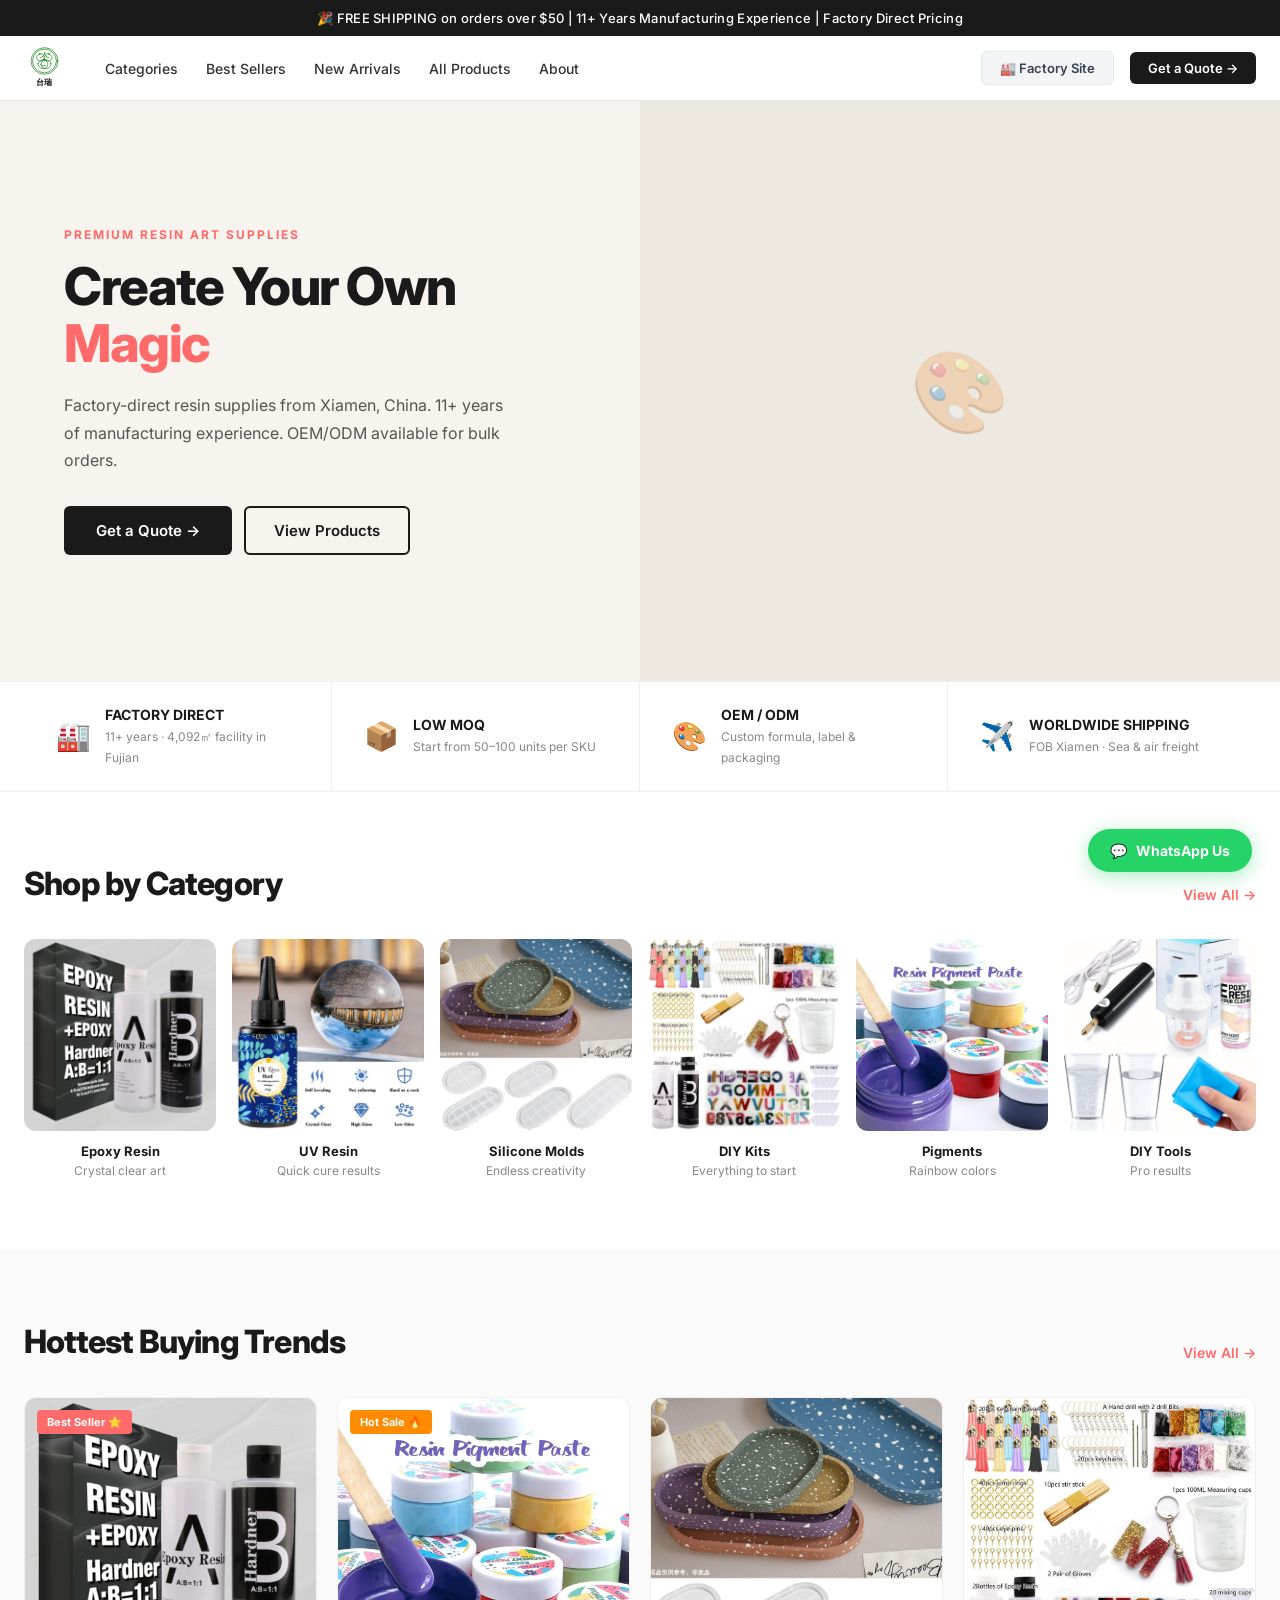
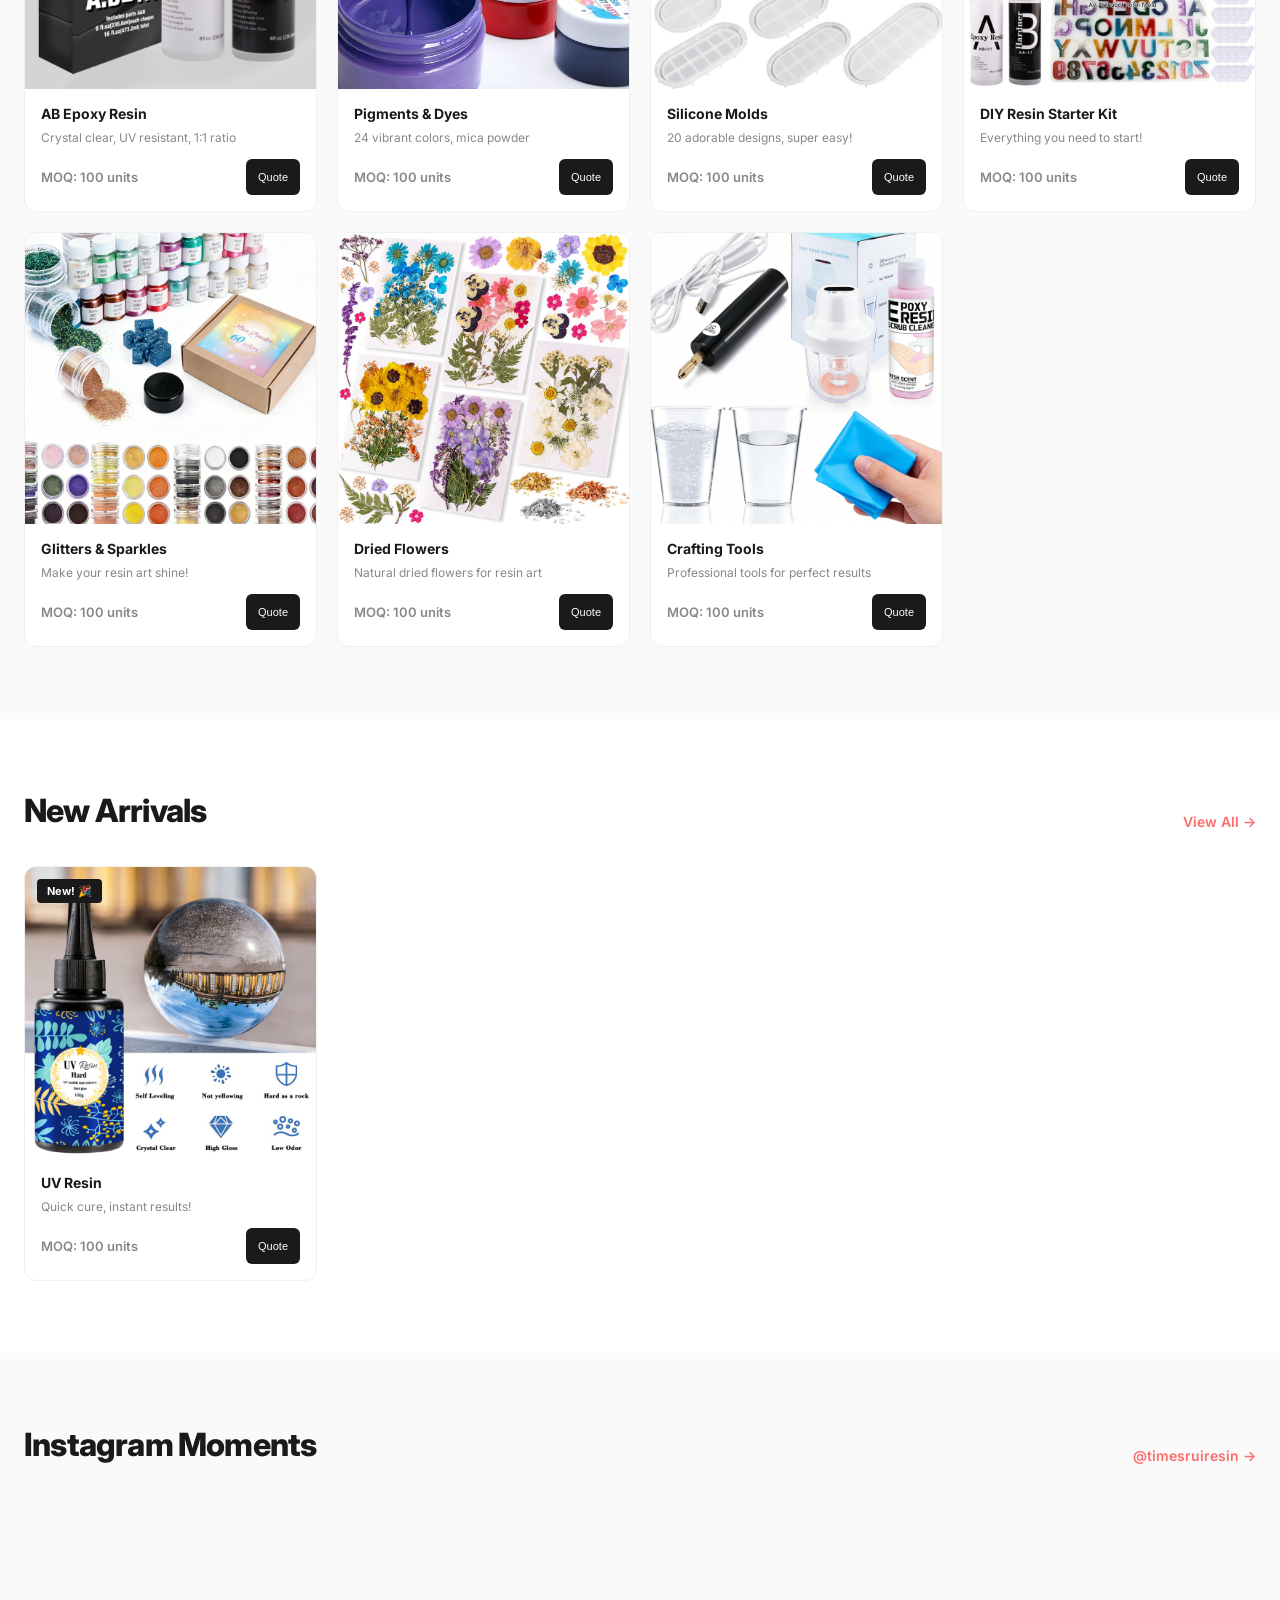
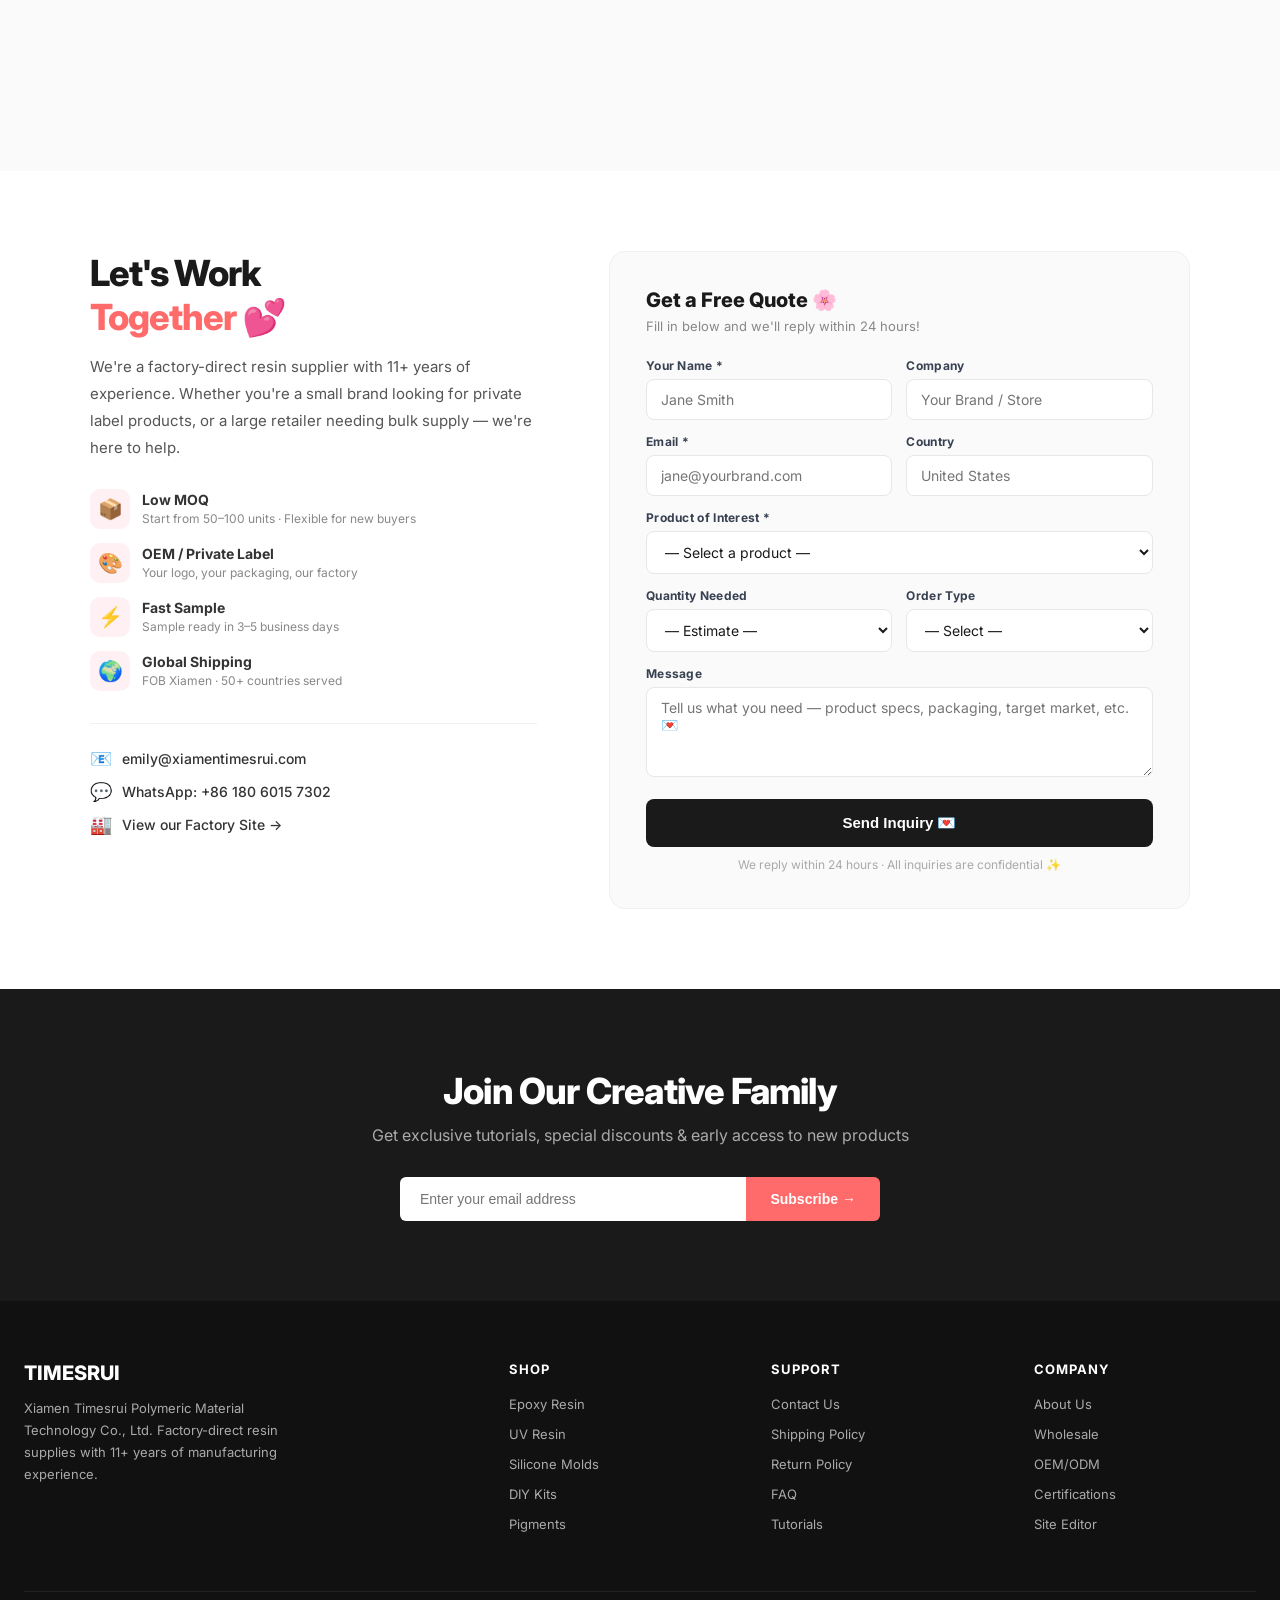
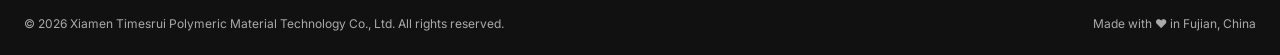
<file: index.html>
<!DOCTYPE html>
<html lang="en">
<head>
  <meta charset="UTF-8" />
  <meta name="viewport" content="width=device-width, initial-scale=1.0" />
  <title>Timesrui Resin - Premium Resin Art Supplies & Epoxy Kits</title>
  <link rel="preconnect" href="https://fonts.googleapis.com">
  <link rel="preconnect" href="https://fonts.gstatic.com" crossorigin>
  <link href="https://fonts.googleapis.com/css2?family=Inter:wght@300;400;500;600;700;800&display=swap" rel="stylesheet">
  <style>
    *{margin:0;padding:0;box-sizing:border-box}
    body{font-family:'Inter',sans-serif;color:#1a1a1a;background:#fff;overflow-x:hidden}

    /* 顶部公告 */
    .announcement-bar{background:#1a1a1a;color:#fff;text-align:center;padding:10px 20px;font-size:13px;font-weight:500;letter-spacing:.3px}
    .announcement-bar a{color:#fff;text-decoration:underline}

    /* 导航 */
    .navbar{background:#fff;border-bottom:1px solid #e8e8e8;position:sticky;top:0;z-index:1000}
    .nav-inner{max-width:1280px;margin:0 auto;padding:0 24px;display:flex;align-items:center;height:64px;gap:40px}
    .nav-logo img{height:48px;width:auto;display:block}
    .nav-logo .text-logo{font-size:22px;font-weight:800;letter-spacing:-0.5px;color:#1a1a1a}
    .nav-links{display:flex;list-style:none;gap:28px;flex:1}
    .nav-links a{text-decoration:none;color:#333;font-size:14px;font-weight:500;transition:color .2s}
    .nav-links a:hover{color:#ff6b6b}
    .nav-actions{display:flex;align-items:center;gap:16px;margin-left:auto}
    .nav-actions .icon-btn{background:none;border:none;cursor:pointer;font-size:20px;color:#1a1a1a;position:relative;transition:color .2s}
    .nav-actions .icon-btn:hover{color:#ff6b6b}
    .cart-badge{position:absolute;top:-6px;right:-6px;background:#ff6b6b;color:#fff;font-size:10px;font-weight:700;width:18px;height:18px;border-radius:50%;display:flex;align-items:center;justify-content:center}
    .nav-editor-btn{background:#1a1a1a;color:#fff;border:none;padding:8px 18px;border-radius:6px;font-size:13px;font-weight:600;cursor:pointer;text-decoration:none;transition:background .2s}
    .nav-editor-btn:hover{background:#ff6b6b}

    /* Hero */
    .hero{background:#f7f3ee;min-height:580px;display:grid;grid-template-columns:1fr 1fr;align-items:center;overflow:hidden}
    .hero-text{padding:60px 64px;max-width:600px}
    .hero-eyebrow{font-size:12px;font-weight:700;letter-spacing:2px;text-transform:uppercase;color:#ff6b6b;margin-bottom:16px}
    .hero-title{font-size:52px;font-weight:800;line-height:1.1;letter-spacing:-1.5px;color:#1a1a1a;margin-bottom:20px}
    .hero-title span{color:#ff6b6b}
    .hero-desc{font-size:16px;color:#555;line-height:1.7;margin-bottom:32px;max-width:440px}
    .hero-actions{display:flex;gap:12px;flex-wrap:wrap}
    .btn-primary{background:#1a1a1a;color:#fff;border:none;padding:14px 32px;border-radius:6px;font-size:15px;font-weight:600;cursor:pointer;transition:all .2s;text-decoration:none;display:inline-flex;align-items:center;gap:8px}
    .btn-primary:hover{background:#ff6b6b;transform:translateY(-1px)}
    .btn-outline{background:transparent;color:#1a1a1a;border:2px solid #1a1a1a;padding:13px 28px;border-radius:6px;font-size:15px;font-weight:600;cursor:pointer;transition:all .2s;text-decoration:none;display:inline-flex;align-items:center}
    .btn-outline:hover{border-color:#ff6b6b;color:#ff6b6b}
    .hero-image{height:580px;overflow:hidden;background:#ede8e0;display:flex;align-items:center;justify-content:center}
    .hero-image img{width:100%;height:100%;object-fit:cover}
    .hero-image .hero-placeholder{font-size:80px;opacity:.3}

    /* 信任徽章 */
    .trust-bar{border-top:1px solid #eee;border-bottom:1px solid #eee;background:#fff}
    .trust-inner{max-width:1280px;margin:0 auto;padding:0 24px;display:grid;grid-template-columns:repeat(4,1fr);divide-x:1px solid #eee}
    .trust-item{display:flex;align-items:center;gap:14px;padding:24px 32px;border-right:1px solid #eee}
    .trust-item:last-child{border-right:0}
    .trust-icon{font-size:28px;flex-shrink:0}
    .trust-text strong{display:block;font-size:14px;font-weight:700;color:#1a1a1a;margin-bottom:2px}
    .trust-text span{font-size:12px;color:#888;line-height:1.4}

    /* 分类区 */
    .section{padding:72px 24px}
    .section-inner{max-width:1280px;margin:0 auto}
    .section-header{display:flex;align-items:flex-end;justify-content:space-between;margin-bottom:36px}
    .section-title{font-size:32px;font-weight:800;letter-spacing:-0.8px;color:#1a1a1a}
    .section-link{font-size:14px;color:#ff6b6b;font-weight:600;text-decoration:none;display:flex;align-items:center;gap:4px}
    .section-link:hover{text-decoration:underline}
    .cat-grid{display:grid;grid-template-columns:repeat(6,1fr);gap:16px}
    .cat-card{text-align:center;cursor:pointer;text-decoration:none;color:inherit;transition:transform .2s}
    .cat-card:hover{transform:translateY(-4px)}
    .cat-img{width:100%;aspect-ratio:1;border-radius:12px;overflow:hidden;margin-bottom:12px;background:#f5f5f5;display:flex;align-items:center;justify-content:center;position:relative}
    .cat-img img{width:100%;height:100%;object-fit:cover;transition:transform .4s}
    .cat-card:hover .cat-img img{transform:scale(1.07)}
    .cat-img .cat-emoji{font-size:40px}
    .cat-card h3{font-size:13px;font-weight:700;color:#1a1a1a;margin-bottom:4px}
    .cat-card p{font-size:12px;color:#888}

    /* 产品区 */
    .products-section{background:#fafafa;padding:72px 24px}
    .product-grid{display:grid;grid-template-columns:repeat(4,1fr);gap:20px}
    .product-card{background:#fff;border-radius:12px;overflow:hidden;border:1px solid #f0f0f0;transition:all .25s;cursor:pointer;position:relative}
    .product-card:hover{box-shadow:0 12px 40px rgba(0,0,0,.1);transform:translateY(-4px)}
    .product-img{width:100%;aspect-ratio:1;overflow:hidden;background:#f8f8f8;position:relative}
    .product-img img{width:100%;height:100%;object-fit:cover;transition:transform .4s}
    .product-card:hover .product-img img{transform:scale(1.05)}
    .product-badge{position:absolute;top:12px;left:12px;padding:5px 10px;border-radius:4px;font-size:11px;font-weight:700;z-index:1}
    .product-badge.bestseller{background:#ff6b6b;color:#fff}
    .product-badge.new{background:#1a1a1a;color:#fff}
    .product-badge.sale{background:#ff6b6b;color:#fff}
    .product-badge.hot{background:#ff8c00;color:#fff}
    .product-info{padding:16px}
    .product-name{font-size:14px;font-weight:700;color:#1a1a1a;margin-bottom:6px;line-height:1.3}
    .product-desc{font-size:12px;color:#888;margin-bottom:12px;line-height:1.5}
    .product-bottom{display:flex;align-items:center;justify-content:space-between}
    .product-price{display:flex;align-items:baseline;gap:8px}
    .price-now{font-size:18px;font-weight:800;color:#1a1a1a}
    .price-was{font-size:13px;color:#bbb;text-decoration:line-through}
    .add-cart-btn{background:#1a1a1a;color:#fff;border:none;width:36px;height:36px;border-radius:6px;cursor:pointer;font-size:18px;display:flex;align-items:center;justify-content:center;transition:background .2s;flex-shrink:0}
    .add-cart-btn:hover{background:#ff6b6b}

    /* 新品区 */
    .new-arrivals{padding:72px 24px}

    /* 社区图片 */
    .community{padding:72px 24px;background:#fafafa}
    .ig-grid{display:grid;grid-template-columns:repeat(6,1fr);gap:8px;margin-top:36px}
    .ig-card{aspect-ratio:1;border-radius:10px;overflow:hidden;cursor:pointer;position:relative;background:#f0f0f0}
    .ig-card img{width:100%;height:100%;object-fit:cover;transition:transform .3s}
    .ig-card:hover img{transform:scale(1.05)}
    .ig-overlay{position:absolute;inset:0;background:rgba(0,0,0,.35);display:flex;align-items:center;justify-content:center;opacity:0;transition:opacity .2s}
    .ig-card:hover .ig-overlay{opacity:1}
    .ig-overlay span{color:#fff;font-size:13px;font-weight:700}
    .ig-card .ig-bg{width:100%;height:100%;display:flex;align-items:center;justify-content:center;color:rgba(255,255,255,.6);font-size:13px;font-weight:700}

    /* B2B询盘区 */
    .inquiry{padding:80px 24px;background:#fff}
    .inquiry-inner{max-width:1100px;margin:0 auto;display:grid;grid-template-columns:1fr 1.3fr;gap:72px;align-items:start}
    .inquiry-left h2{font-size:36px;font-weight:800;letter-spacing:-1px;margin-bottom:14px}
    .inquiry-left h2 span{color:#ff6b6b}
    .inquiry-left p{font-size:15px;color:#555;line-height:1.8;margin-bottom:28px}
    .inquiry-badges{display:flex;flex-direction:column;gap:14px;margin-bottom:32px}
    .inquiry-badge{display:flex;align-items:center;gap:12px;font-size:14px;color:#333}
    .inquiry-badge .ib-icon{width:40px;height:40px;background:#fff0f3;border-radius:10px;display:flex;align-items:center;justify-content:center;font-size:20px;flex-shrink:0}
    .inquiry-badge strong{display:block;font-weight:700;margin-bottom:1px}
    .inquiry-badge span{font-size:12px;color:#888}
    .contact-direct{border-top:1px solid #f0f0f0;padding-top:24px;display:flex;flex-direction:column;gap:12px}
    .contact-direct a{display:flex;align-items:center;gap:10px;font-size:14px;color:#333;text-decoration:none;font-weight:500;transition:color .2s}
    .contact-direct a:hover{color:#ff6b6b}
    .contact-direct .ci{font-size:18px}
    .inquiry-form{background:#fafafa;border-radius:16px;padding:36px;border:1px solid #f0f0f0}
    .inquiry-form h3{font-size:20px;font-weight:800;margin-bottom:6px}
    .inquiry-form .form-sub{font-size:13px;color:#888;margin-bottom:24px}
    .form-row{display:grid;grid-template-columns:1fr 1fr;gap:14px}
    .form-group{margin-bottom:14px}
    .form-group label{display:block;font-size:12px;font-weight:700;color:#374151;margin-bottom:6px;letter-spacing:.3px}
    .form-group input,.form-group select,.form-group textarea{width:100%;padding:11px 14px;border:1.5px solid #e5e7eb;border-radius:8px;font-size:14px;background:#fff;outline:none;transition:border .2s;font-family:'Inter',sans-serif;color:#1a1a1a}
    .form-group input:focus,.form-group select:focus,.form-group textarea:focus{border-color:#ff6b6b}
    .form-group textarea{min-height:90px;resize:vertical}
    .form-submit{width:100%;background:#1a1a1a;color:#fff;border:none;padding:15px;border-radius:8px;font-size:15px;font-weight:700;cursor:pointer;transition:background .2s;margin-top:4px}
    .form-submit:hover{background:#ff6b6b}
    .form-note{font-size:12px;color:#aaa;text-align:center;margin-top:10px}

    /* 订阅 */
    .newsletter{padding:80px 24px;background:#1a1a1a;text-align:center}
    .newsletter h2{font-size:36px;font-weight:800;color:#fff;margin-bottom:12px;letter-spacing:-0.8px}
    .newsletter p{font-size:16px;color:#aaa;margin-bottom:32px}
    .newsletter-form{display:flex;max-width:480px;margin:0 auto;gap:0}
    .newsletter-form input{flex:1;padding:14px 20px;border:none;font-size:14px;border-radius:6px 0 0 6px;outline:none}
    .newsletter-form button{background:#ff6b6b;color:#fff;border:none;padding:14px 24px;font-size:14px;font-weight:700;cursor:pointer;border-radius:0 6px 6px 0;white-space:nowrap;transition:background .2s}
    .newsletter-form button:hover{background:#e55555}
    @media(max-width:1024px){.inquiry-inner{grid-template-columns:1fr;gap:40px}}
    @media(max-width:640px){.form-row{grid-template-columns:1fr}}

    /* Footer */
    .footer{background:#111;color:#aaa;padding:60px 24px 24px}
    .footer-inner{max-width:1280px;margin:0 auto}
    .footer-grid{display:grid;grid-template-columns:2fr 1fr 1fr 1fr;gap:40px;margin-bottom:48px}
    .footer-brand .logo{font-size:20px;font-weight:800;color:#fff;margin-bottom:12px}
    .footer-brand p{font-size:13px;line-height:1.7;max-width:280px}
    .footer-col h4{font-size:13px;font-weight:700;color:#fff;margin-bottom:16px;text-transform:uppercase;letter-spacing:1px}
    .footer-col ul{list-style:none}
    .footer-col ul li{margin-bottom:10px}
    .footer-col ul li a{color:#aaa;text-decoration:none;font-size:13px;transition:color .2s}
    .footer-col ul li a:hover{color:#fff}
    .footer-bottom{border-top:1px solid #222;padding-top:24px;display:flex;justify-content:space-between;align-items:center;font-size:12px}
    .footer-bottom a{color:#aaa;text-decoration:none}

    /* WhatsApp悬浮 */
    .wa-float{position:fixed;bottom:28px;right:28px;z-index:9999}
    .wa-float a{display:flex;align-items:center;gap:10px;background:#25d366;color:#fff;padding:13px 22px;border-radius:50px;font-size:14px;font-weight:700;text-decoration:none;box-shadow:0 4px 20px rgba(37,211,102,.4);transition:all .2s}
    .wa-float a:hover{transform:translateY(-2px);box-shadow:0 8px 28px rgba(37,211,102,.5)}

    /* 通知 */
    .toast-notify{position:fixed;bottom:24px;right:24px;background:#1a1a1a;color:#fff;padding:14px 20px;border-radius:8px;font-size:14px;font-weight:600;z-index:9999;box-shadow:0 8px 24px rgba(0,0,0,.2);transform:translateY(100px);opacity:0;transition:all .3s}
    .toast-notify.show{transform:translateY(0);opacity:1}

    /* 响应式 */
    @media(max-width:1024px){
      .cat-grid{grid-template-columns:repeat(3,1fr)}
      .product-grid{grid-template-columns:repeat(2,1fr)}
      .hero{grid-template-columns:1fr}
      .hero-image{display:none}
      .hero-text{padding:48px 24px}
      .hero-title{font-size:38px}
      .ig-grid{grid-template-columns:repeat(3,1fr)}
      .footer-grid{grid-template-columns:1fr 1fr}
    }
    @media(max-width:640px){
      .trust-inner{grid-template-columns:1fr 1fr}
      .cat-grid{grid-template-columns:repeat(2,1fr)}
      .nav-links{display:none}
      .footer-grid{grid-template-columns:1fr}
      .ig-grid{grid-template-columns:repeat(3,1fr)}
    }
  </style>
</head>
<body>

<!-- 公告栏 -->
<div class="announcement-bar">
  🎉 FREE SHIPPING on orders over $50 | 11+ Years Manufacturing Experience | Factory Direct Pricing
</div>

<!-- 导航 -->
<nav class="navbar">
  <div class="nav-inner">
    <div class="nav-logo">
      <img src="logo.svg" alt="Timesrui Logo" class="logo-img" onerror="this.style.display='none';this.nextElementSibling.style.display='block'">
      <span class="text-logo" style="display:none">TIMESRUI</span>
    </div>
    <ul class="nav-links">
      <li><a href="#categories">Categories</a></li>
      <li><a href="#products">Best Sellers</a></li>
      <li><a href="#new-arrivals">New Arrivals</a></li>
      <li><a href="catalog.html">All Products</a></li>
      <li><a href="#about">About</a></li>
    </ul>
    <div class="nav-actions">
      <a href="factory.html" class="nav-editor-btn" style="background:#f3f4f6;color:#374151;border:1px solid #e5e7eb">🏭 Factory Site</a>
      <a href="#inquiry" class="nav-editor-btn">Get a Quote →</a>
    </div>
  </div>
</nav>

<!-- Hero -->
<section class="hero" id="home">
  <div class="hero-text">
    <div class="hero-eyebrow">Premium Resin Art Supplies</div>
    <h1 class="hero-title">Create Your Own<br><span>Magic</span></h1>
    <p class="hero-desc">Factory-direct resin supplies from Xiamen, China. 11+ years of manufacturing experience. OEM/ODM available for bulk orders.</p>
    <div class="hero-actions">
      <a href="#inquiry" class="btn-primary">Get a Quote →</a>
      <a href="#products" class="btn-outline">View Products</a>
    </div>
  </div>
  <div class="hero-image">
    <span class="hero-placeholder">🎨</span>
  </div>
</section>

<!-- 信任徽章 -->
<div class="trust-bar">
  <div class="trust-inner">
    <div class="trust-item">
      <div class="trust-icon">🏭</div>
      <div class="trust-text"><strong>FACTORY DIRECT</strong><span>11+ years · 4,092㎡ facility in Fujian</span></div>
    </div>
    <div class="trust-item">
      <div class="trust-icon">📦</div>
      <div class="trust-text"><strong>LOW MOQ</strong><span>Start from 50–100 units per SKU</span></div>
    </div>
    <div class="trust-item">
      <div class="trust-icon">🎨</div>
      <div class="trust-text"><strong>OEM / ODM</strong><span>Custom formula, label & packaging</span></div>
    </div>
    <div class="trust-item">
      <div class="trust-icon">✈️</div>
      <div class="trust-text"><strong>WORLDWIDE SHIPPING</strong><span>FOB Xiamen · Sea & air freight</span></div>
    </div>
  </div>
</div>

<!-- 分类区 -->
<section class="section" id="categories">
  <div class="section-inner">
    <div class="section-header">
      <h2 class="section-title">Shop by Category</h2>
      <a href="catalog.html" class="section-link">View All →</a>
    </div>
    <div class="cat-grid" id="catGrid">
      <a href="catalog.html#epoxy-resin" class="cat-card">
        <div class="cat-img"><img src="images/AB Epoxy Resin.png" alt="Epoxy Resin"></div>
        <h3>Epoxy Resin</h3><p>Crystal clear art</p>
      </a>
      <a href="catalog.html#uv-resin" class="cat-card">
        <div class="cat-img"><img src="images/UV Resin.jpg" alt="UV Resin"></div>
        <h3>UV Resin</h3><p>Quick cure results</p>
      </a>
      <a href="catalog.html#silicone-molds" class="cat-card">
        <div class="cat-img"><img src="images/Silicone Molds.png" alt="Silicone Molds"></div>
        <h3>Silicone Molds</h3><p>Endless creativity</p>
      </a>
      <a href="catalog.html#diy-kits" class="cat-card">
        <div class="cat-img"><img src="images/DIY Resin Kits.png" alt="DIY Kits"></div>
        <h3>DIY Kits</h3><p>Everything to start</p>
      </a>
      <a href="catalog.html#pigments" class="cat-card">
        <div class="cat-img"><img src="images/Pigments & Dyes.webp" alt="Pigments"></div>
        <h3>Pigments</h3><p>Rainbow colors</p>
      </a>
      <a href="catalog.html#diy-tools" class="cat-card">
        <div class="cat-img"><img src="images/Crafting Tools.png" alt="DIY Tools"></div>
        <h3>DIY Tools</h3><p>Pro results</p>
      </a>
    </div>
  </div>
</section>

<!-- 热销产品 -->
<section class="products-section" id="products">
  <div class="section-inner">
    <div class="section-header">
      <h2 class="section-title">Hottest Buying Trends</h2>
      <a href="catalog.html" class="section-link">View All →</a>
    </div>
    <div class="product-grid" id="productGrid">
      <!-- 由 script.js 填充 -->
    </div>
  </div>
</section>

<!-- 新品区 -->
<section class="new-arrivals section" id="new-arrivals">
  <div class="section-inner">
    <div class="section-header">
      <h2 class="section-title">New Arrivals</h2>
      <a href="catalog.html" class="section-link">View All →</a>
    </div>
    <div class="product-grid" id="newGrid">
      <!-- 由 script.js 填充 -->
    </div>
  </div>
</section>

<!-- 社区图片 -->
<section class="community" id="community">
  <div class="section-inner">
    <div class="section-header">
      <h2 class="section-title">Instagram Moments</h2>
      <a href="#" class="section-link">@timesruiresin →</a>
    </div>
    <div class="ig-grid" id="igGrid"></div>
  </div>
</section>

<!-- B2B 询盘表单 -->
<section class="inquiry" id="inquiry">
  <div class="inquiry-inner">
    <div class="inquiry-left">
      <h2>Let's Work<br><span>Together 💕</span></h2>
      <p>We're a factory-direct resin supplier with 11+ years of experience. Whether you're a small brand looking for private label products, or a large retailer needing bulk supply — we're here to help.</p>
      <div class="inquiry-badges">
        <div class="inquiry-badge">
          <div class="ib-icon">📦</div>
          <div><strong>Low MOQ</strong><span>Start from 50–100 units · Flexible for new buyers</span></div>
        </div>
        <div class="inquiry-badge">
          <div class="ib-icon">🎨</div>
          <div><strong>OEM / Private Label</strong><span>Your logo, your packaging, our factory</span></div>
        </div>
        <div class="inquiry-badge">
          <div class="ib-icon">⚡</div>
          <div><strong>Fast Sample</strong><span>Sample ready in 3–5 business days</span></div>
        </div>
        <div class="inquiry-badge">
          <div class="ib-icon">🌍</div>
          <div><strong>Global Shipping</strong><span>FOB Xiamen · 50+ countries served</span></div>
        </div>
      </div>
      <div class="contact-direct">
        <a href="mailto:emily@xiamentimesrui.com"><span class="ci">📧</span> emily@xiamentimesrui.com</a>
        <a href="https://wa.me/8618060157302" target="_blank"><span class="ci">💬</span> WhatsApp: +86 180 6015 7302</a>
        <a href="factory.html"><span class="ci">🏭</span> View our Factory Site →</a>
      </div>
    </div>
    <div class="inquiry-form">
      <h3>Get a Free Quote 🌸</h3>
      <p class="form-sub">Fill in below and we'll reply within 24 hours!</p>
      <form id="quoteForm" action="https://formspree.io/f/emily@xiamentimesrui.com" method="POST">
        <div class="form-row">
          <div class="form-group">
            <label>Your Name *</label>
            <input type="text" name="name" required placeholder="Jane Smith">
          </div>
          <div class="form-group">
            <label>Company</label>
            <input type="text" name="company" placeholder="Your Brand / Store">
          </div>
        </div>
        <div class="form-row">
          <div class="form-group">
            <label>Email *</label>
            <input type="email" name="email" required placeholder="jane@yourbrand.com">
          </div>
          <div class="form-group">
            <label>Country</label>
            <input type="text" name="country" placeholder="United States">
          </div>
        </div>
        <div class="form-group">
          <label>Product of Interest *</label>
          <select name="product" required id="inquiryProduct">
            <option value="">— Select a product —</option>
            <option>AB Epoxy Resin</option>
            <option>UV Resin</option>
            <option>Silicone Molds</option>
            <option>DIY Resin Kits</option>
            <option>Pigments & Dyes</option>
            <option>Crafting Tools</option>
            <option>Glitters & Sparkles</option>
            <option>Dried Flowers</option>
            <option>OEM / Custom Product</option>
            <option>Multiple Products</option>
          </select>
        </div>
        <div class="form-row">
          <div class="form-group">
            <label>Quantity Needed</label>
            <select name="quantity">
              <option value="">— Estimate —</option>
              <option>100–500 units</option>
              <option>500–2,000 units</option>
              <option>2,000–10,000 units</option>
              <option>10,000+ units</option>
              <option>Not sure yet</option>
            </select>
          </div>
          <div class="form-group">
            <label>Order Type</label>
            <select name="order_type">
              <option value="">— Select —</option>
              <option>Wholesale / Bulk</option>
              <option>OEM / Private Label</option>
              <option>Sample Order First</option>
              <option>Custom Design (ODM)</option>
            </select>
          </div>
        </div>
        <div class="form-group">
          <label>Message</label>
          <textarea name="message" placeholder="Tell us what you need — product specs, packaging, target market, etc. 💌"></textarea>
        </div>
        <button type="submit" class="form-submit">Send Inquiry 💌</button>
        <p class="form-note">We reply within 24 hours · All inquiries are confidential ✨</p>
      </form>
    </div>
  </div>
</section>

<!-- 订阅 -->
<section class="newsletter">
  <h2>Join Our Creative Family</h2>
  <p>Get exclusive tutorials, special discounts & early access to new products</p>
  <form class="newsletter-form" onsubmit="handleSubscribe(event)">
    <input type="email" placeholder="Enter your email address" required>
    <button type="submit">Subscribe →</button>
  </form>
</section>

<!-- Footer -->
<footer class="footer" id="about">
  <div class="footer-inner">
    <div class="footer-grid">
      <div class="footer-brand">
        <div class="logo">TIMESRUI</div>
        <p>Xiamen Timesrui Polymeric Material Technology Co., Ltd. Factory-direct resin supplies with 11+ years of manufacturing experience.</p>
      </div>
      <div class="footer-col">
        <h4>Shop</h4>
        <ul>
          <li><a href="catalog.html#epoxy-resin">Epoxy Resin</a></li>
          <li><a href="catalog.html#uv-resin">UV Resin</a></li>
          <li><a href="catalog.html#silicone-molds">Silicone Molds</a></li>
          <li><a href="catalog.html#diy-kits">DIY Kits</a></li>
          <li><a href="catalog.html#pigments">Pigments</a></li>
        </ul>
      </div>
      <div class="footer-col">
        <h4>Support</h4>
        <ul>
          <li><a href="mailto:emily@xiamentimesrui.com">Contact Us</a></li>
          <li><a href="#">Shipping Policy</a></li>
          <li><a href="#">Return Policy</a></li>
          <li><a href="#">FAQ</a></li>
          <li><a href="#">Tutorials</a></li>
        </ul>
      </div>
      <div class="footer-col">
        <h4>Company</h4>
        <ul>
          <li><a href="#">About Us</a></li>
          <li><a href="#">Wholesale</a></li>
          <li><a href="#">OEM/ODM</a></li>
          <li><a href="#">Certifications</a></li>
          <li><a href="editor.html">Site Editor</a></li>
        </ul>
      </div>
    </div>
    <div class="footer-bottom">
      <span id="footerCopy">&copy; 2026 Xiamen Timesrui Polymeric Material Technology Co., Ltd. All rights reserved.</span>
      <span>Made with ❤️ in Fujian, China</span>
    </div>
  </div>
</footer>

<div class="wa-float">
  <a href="https://wa.me/8618060157302" target="_blank">💬 &nbsp; WhatsApp Us</a>
</div>

<div class="toast-notify" id="toast"></div>

<script>
  const STORAGE_KEY = 'timesrui.visualEditor.products.v3';

  function getState(){
    try{ return JSON.parse(localStorage.getItem(STORAGE_KEY)||'{}'); }catch{ return {}; }
  }

  function esc(s){ return String(s||'').replace(/[&<>"]/g,m=>({'&':'&amp;','<':'&lt;','>':'&gt;','"':'&quot;'}[m])); }

  function toast(msg){
    const t=document.getElementById('toast');
    t.textContent=msg; t.classList.add('show');
    clearTimeout(t._t); t._t=setTimeout(()=>t.classList.remove('show'),2500);
  }

  function applyState(){
    const s=getState();
    if(s.siteTitle) document.title=s.siteTitle;
    if(s.announcement) document.querySelector('.announcement-bar').textContent=s.announcement;
    if(s.logoUrl){ const l=document.querySelector('.logo-img'); if(l) l.src=s.logoUrl; }
    if(s.heroTitle){ const h=document.querySelector('.hero-title'); if(h) h.innerHTML=s.heroTitle.replace(/\n/g,'<br>'); }
    if(s.heroSubtitle){ const h=document.querySelector('.hero-desc'); if(h) h.textContent=s.heroSubtitle; }
    if(s.heroBtn){ const h=document.querySelector('.hero-actions .btn-primary'); if(h) h.textContent=s.heroBtn+' →'; }
    if(s.heroBg){ const hero=document.querySelector('.hero'); if(hero) hero.style.background=`linear-gradient(135deg,${s.heroBg} 0%,#f0ebe3 100%)`; }
    if(s.primaryColor){
      const style=document.createElement('style');
      style.textContent=`.btn-primary:hover,.add-cart-btn:hover,.newsletter-form button,.section-link,.nav-editor-btn:hover{background:${s.primaryColor} !important;color:#fff !important;}.product-card:hover{box-shadow:0 12px 40px ${s.primaryColor}33 !important;}`;
      document.head.appendChild(style);
    }
    if(s.footerCompany){ const fc=document.getElementById('footerCopy'); if(fc) fc.innerHTML=`&copy; 2026 ${esc(s.footerCompany)}. All rights reserved.`; }
    if(Array.isArray(s.categories)) renderCategories(s.categories);
    if(Array.isArray(s.products)) renderProducts(s.products);
    if(Array.isArray(s.instagram)) renderInstagram(s.instagram);
  }

  function renderCategories(cats){
    const grid=document.getElementById('catGrid'); if(!grid) return;
    grid.innerHTML='';
    cats.forEach(c=>{
      const a=document.createElement('a');
      a.href=c.link||'catalog.html';
      a.className='cat-card';
      const bg=c.bg||'#f5f5f5';
      const media=c.image?`<img src="${esc(c.image)}" alt="${esc(c.title)}">`:`<span class="cat-emoji">${esc(c.emoji||'✨')}</span>`;
      a.innerHTML=`<div class="cat-img" style="background:${bg}">${media}</div><h3>${esc(c.title)}</h3><p>${esc(c.desc)}</p>`;
      grid.appendChild(a);
    });
  }

  function makeBadgeClass(badge){
    if(!badge) return '';
    if(badge.includes('Best')) return 'bestseller';
    if(badge.includes('New')) return 'new';
    if(badge.includes('Hot')) return 'hot';
    if(badge.includes('Sale')) return 'sale';
    return 'bestseller';
  }

  function renderProducts(products){
    const grid=document.getElementById('productGrid');
    const newGrid=document.getElementById('newGrid');
    if(!grid||!newGrid) return;
    grid.innerHTML=''; newGrid.innerHTML='';
    const bestSellers=products.filter(p=>p.badge&&(p.badge.includes('Best')||p.badge.includes('Hot')||p.badge.includes('Sale')));
    const newArrivals=products.filter(p=>p.badge&&p.badge.includes('New'));
    const rest=products.filter(p=>!p.badge||(p.badge&&!p.badge.includes('Best')&&!p.badge.includes('Hot')&&!p.badge.includes('Sale')&&!p.badge.includes('New')));
    const mainList=bestSellers.length>0?[...bestSellers,...rest]:products;
    const newList=newArrivals.length>0?newArrivals:products.slice(0,4);
    mainList.slice(0,8).forEach(p=>grid.appendChild(makeProductCard(p)));
    newList.slice(0,4).forEach(p=>newGrid.appendChild(makeProductCard(p)));
    // Quote buttons handled inside makeProductCard
  }

  function makeProductCard(p){
    const card=document.createElement('div');
    card.className='product-card';
    const badgeCls=makeBadgeClass(p.badge||'');
    card.innerHTML=`
      ${p.badge?`<div class="product-badge ${badgeCls}">${esc(p.badge)}</div>`:''}
      <div class="product-img"><img src="${esc(p.image)}" alt="${esc(p.name)}" loading="lazy"></div>
      <div class="product-info">
        <div class="product-name">${esc(p.name)}</div>
        <div class="product-desc">${esc(p.desc)}</div>
        <div class="product-bottom">
          <div class="product-price">
            <span class="price-now" style="font-size:13px;font-weight:600;color:#888">MOQ: 100 units</span>
          </div>
          <button class="add-cart-btn" data-name="${esc(p.name)}" title="Get a Quote" style="font-size:11px;width:auto;padding:0 12px;border-radius:6px;white-space:nowrap">Quote</button>
        </div>
      </div>
    `;
    card.querySelector('.add-cart-btn').addEventListener('click',e=>{
      e.stopPropagation();
      document.getElementById('inquiryProduct').value=p.name;
      document.getElementById('inquiry').scrollIntoView({behavior:'smooth'});
    });
    return card;
  }

  function renderInstagram(items){
    const grid=document.getElementById('igGrid'); if(!grid) return;
    grid.innerHTML='';
    items.forEach(item=>{
      const div=document.createElement('div');
      div.className='ig-card';
      div.style.background=item.bg||'#f0f0f0';
      div.innerHTML=item.image
        ?`<img src="${esc(item.image)}" alt="community"><div class="ig-overlay"><span>${esc(item.likes||'')}</span></div>`
        :`<div class="ig-bg">${esc(item.likes||'')}</div><div class="ig-overlay"><span>See more</span></div>`;
      div.addEventListener('click',()=>toast('Opening Instagram... 📷'));
      grid.appendChild(div);
    });
  }

  function handleSubscribe(e){
    e.preventDefault();
    const input=e.target.querySelector('input');
    if(input.value){ toast('Thank you for subscribing! 🎉'); input.value=''; }
  }

  // 询盘表单提交
  const qf=document.getElementById('quoteForm');
  if(qf) qf.addEventListener('submit',async e=>{
    e.preventDefault();
    const btn=qf.querySelector('.form-submit');
    btn.textContent='Sending... 💌'; btn.disabled=true;
    if(qf.action.includes('formspree.io/f/emily')){
      // Formspree 需要先在官网验证邮箱才能真正发送，这里先模拟
      setTimeout(()=>{
        toast('✅ Inquiry sent! We\'ll reply within 24 hours 💕');
        qf.reset(); btn.textContent='Send Inquiry 💌'; btn.disabled=false;
      },800);
      return;
    }
    try{
      const r=await fetch(qf.action,{method:'POST',body:new FormData(qf),headers:{Accept:'application/json'}});
      if(r.ok){ toast('✅ Inquiry sent! We\'ll reply within 24 hours 💕'); qf.reset(); }
      else toast('❌ Error. Please email emily@xiamentimesrui.com directly.');
    }catch{ toast('❌ Network error. Please try again.'); }
    btn.textContent='Send Inquiry 💌'; btn.disabled=false;
  });

  // 默认产品（如果没有云端数据）
  const fallbackProducts=[
    {image:'images/AB Epoxy Resin.png',badge:'Best Seller ⭐',name:'AB Epoxy Resin',desc:'Crystal clear, UV resistant, 1:1 ratio',price:'$29.99',originalPrice:'$39.99'},
    {image:'images/UV Resin.jpg',badge:'New! 🎉',name:'UV Resin',desc:'Quick cure, instant results!',price:'$19.99',originalPrice:''},
    {image:'images/Silicone Molds.png',badge:'',name:'Silicone Molds',desc:'20 adorable designs, super easy!',price:'$24.99',originalPrice:''},
    {image:'images/DIY Resin Kits.png',badge:'',name:'DIY Resin Starter Kit',desc:'Everything you need to start!',price:'$34.99',originalPrice:''},
    {image:'images/Pigments & Dyes.webp',badge:'Hot Sale 🔥',name:'Pigments & Dyes',desc:'24 vibrant colors, mica powder',price:'$16.99',originalPrice:'$24.99'},
    {image:'images/Glitters & Sparkles.png',badge:'',name:'Glitters & Sparkles',desc:'Make your resin art shine!',price:'$18.99',originalPrice:''},
    {image:'images/Dried Flowers.png',badge:'',name:'Dried Flowers',desc:'Natural dried flowers for resin art',price:'$12.99',originalPrice:''},
    {image:'images/Crafting Tools.png',badge:'',name:'Crafting Tools',desc:'Professional tools for perfect results',price:'$22.99',originalPrice:''}
  ];
  const fallbackInstagram=[
    {image:'',likes:'💕 1.2k',bg:'linear-gradient(135deg,#ffeaa7,#fab1a0)'},
    {image:'',likes:'💕 2.3k',bg:'linear-gradient(135deg,#ff8b94,#ffaaa5)'},
    {image:'',likes:'💕 856',bg:'linear-gradient(135deg,#a8e6cf,#dcedc1)'},
    {image:'',likes:'💕 3.1k',bg:'linear-gradient(135deg,#ffd3b6,#ffaaa5)'},
    {image:'',likes:'💕 1.8k',bg:'linear-gradient(135deg,#fccb90,#d57eeb)'},
    {image:'',likes:'💕 2.7k',bg:'linear-gradient(135deg,#b4a7d6,#ce9ffc)'}
  ];

  // 初始化
  const s=getState();
  if(!Array.isArray(s.products)||!s.products.length) renderProducts(fallbackProducts);
  if(!Array.isArray(s.instagram)||!s.instagram.length) renderInstagram(fallbackInstagram);
  applyState();

  // 滚动动画
  const io=new IntersectionObserver(entries=>{
    entries.forEach(e=>{ if(e.isIntersecting){ e.target.style.opacity='1'; e.target.style.transform='translateY(0)'; } });
  },{threshold:.1});
  document.querySelectorAll('.product-card,.cat-card,.ig-card').forEach(el=>{
    el.style.opacity='0'; el.style.transform='translateY(20px)'; el.style.transition='opacity .5s,transform .5s'; io.observe(el);
  });

  // 平滑滚动
  document.querySelectorAll('a[href^="#"]').forEach(a=>{
    a.addEventListener('click',e=>{
      const t=document.querySelector(a.getAttribute('href'));
      if(t){ e.preventDefault(); t.scrollIntoView({behavior:'smooth'}); }
    });
  });

  window.__timesruiPage='index';
</script>
</body>
</html>
</file>
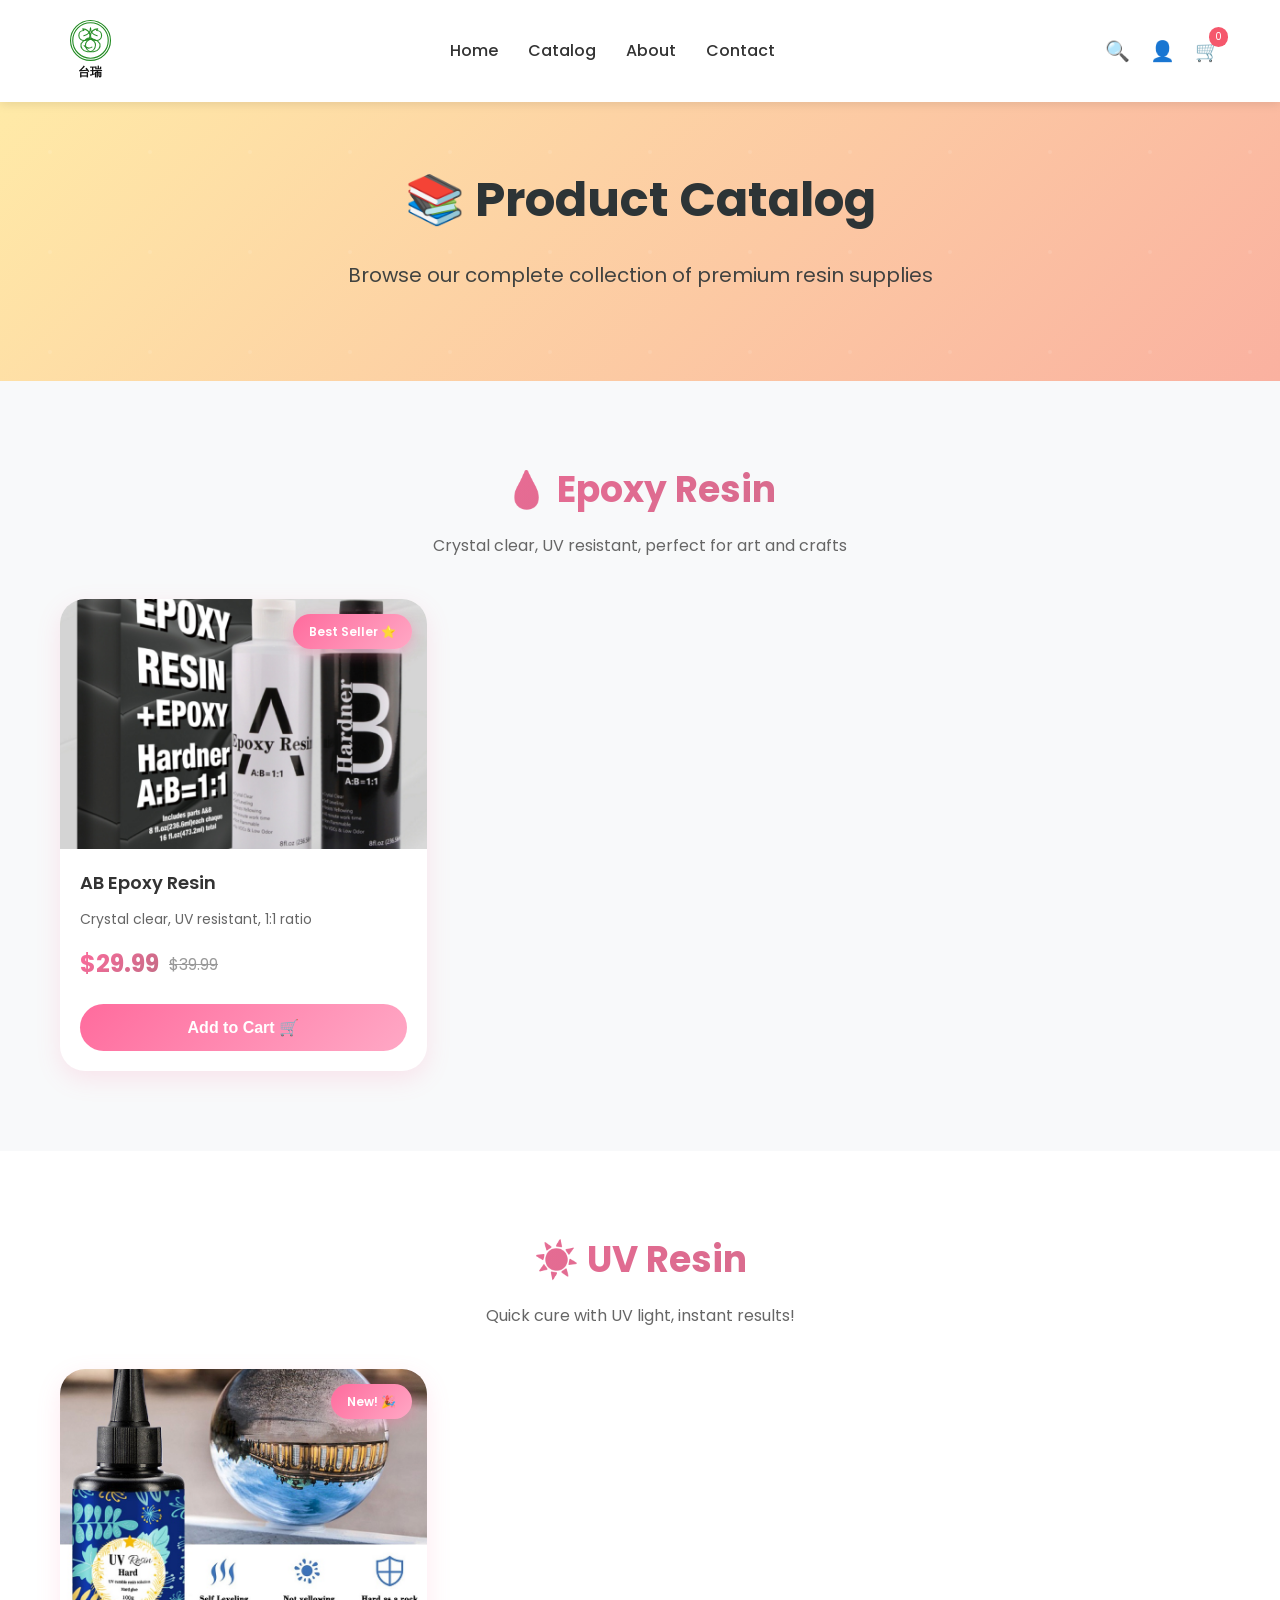
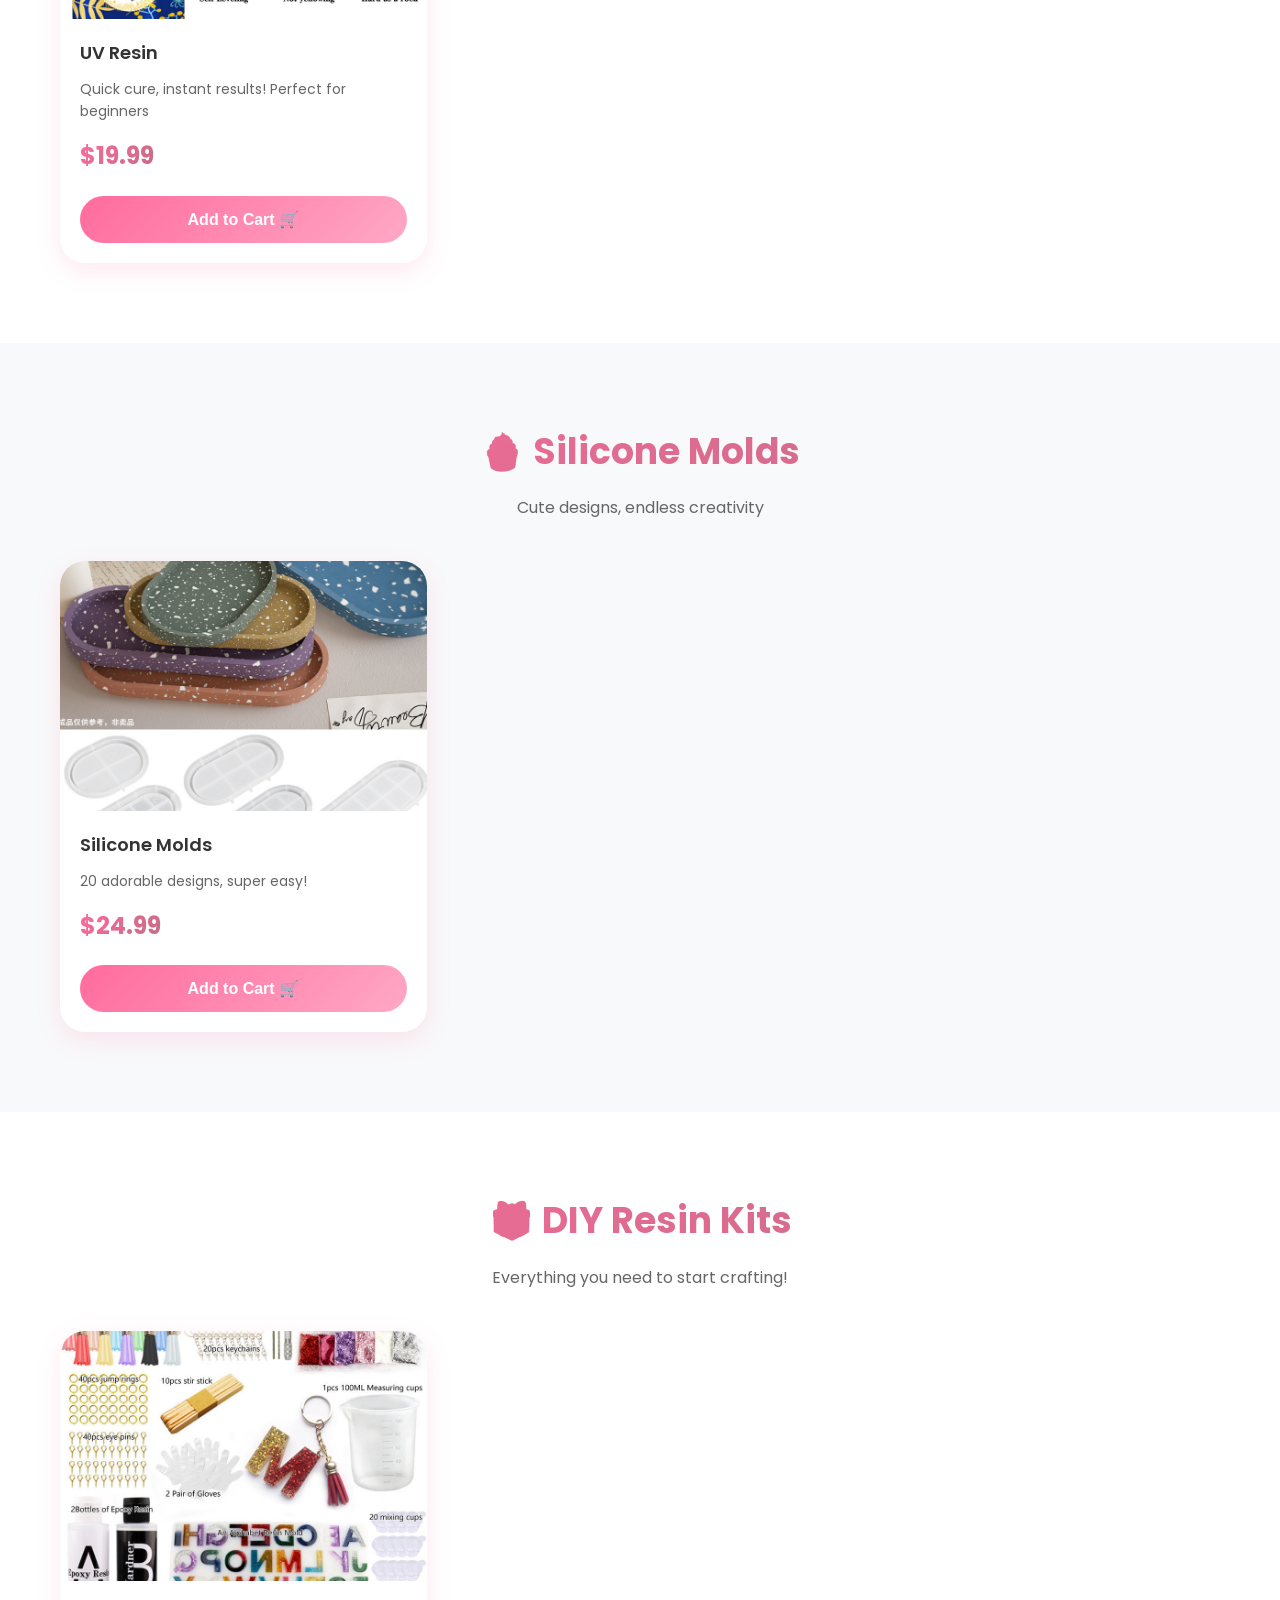
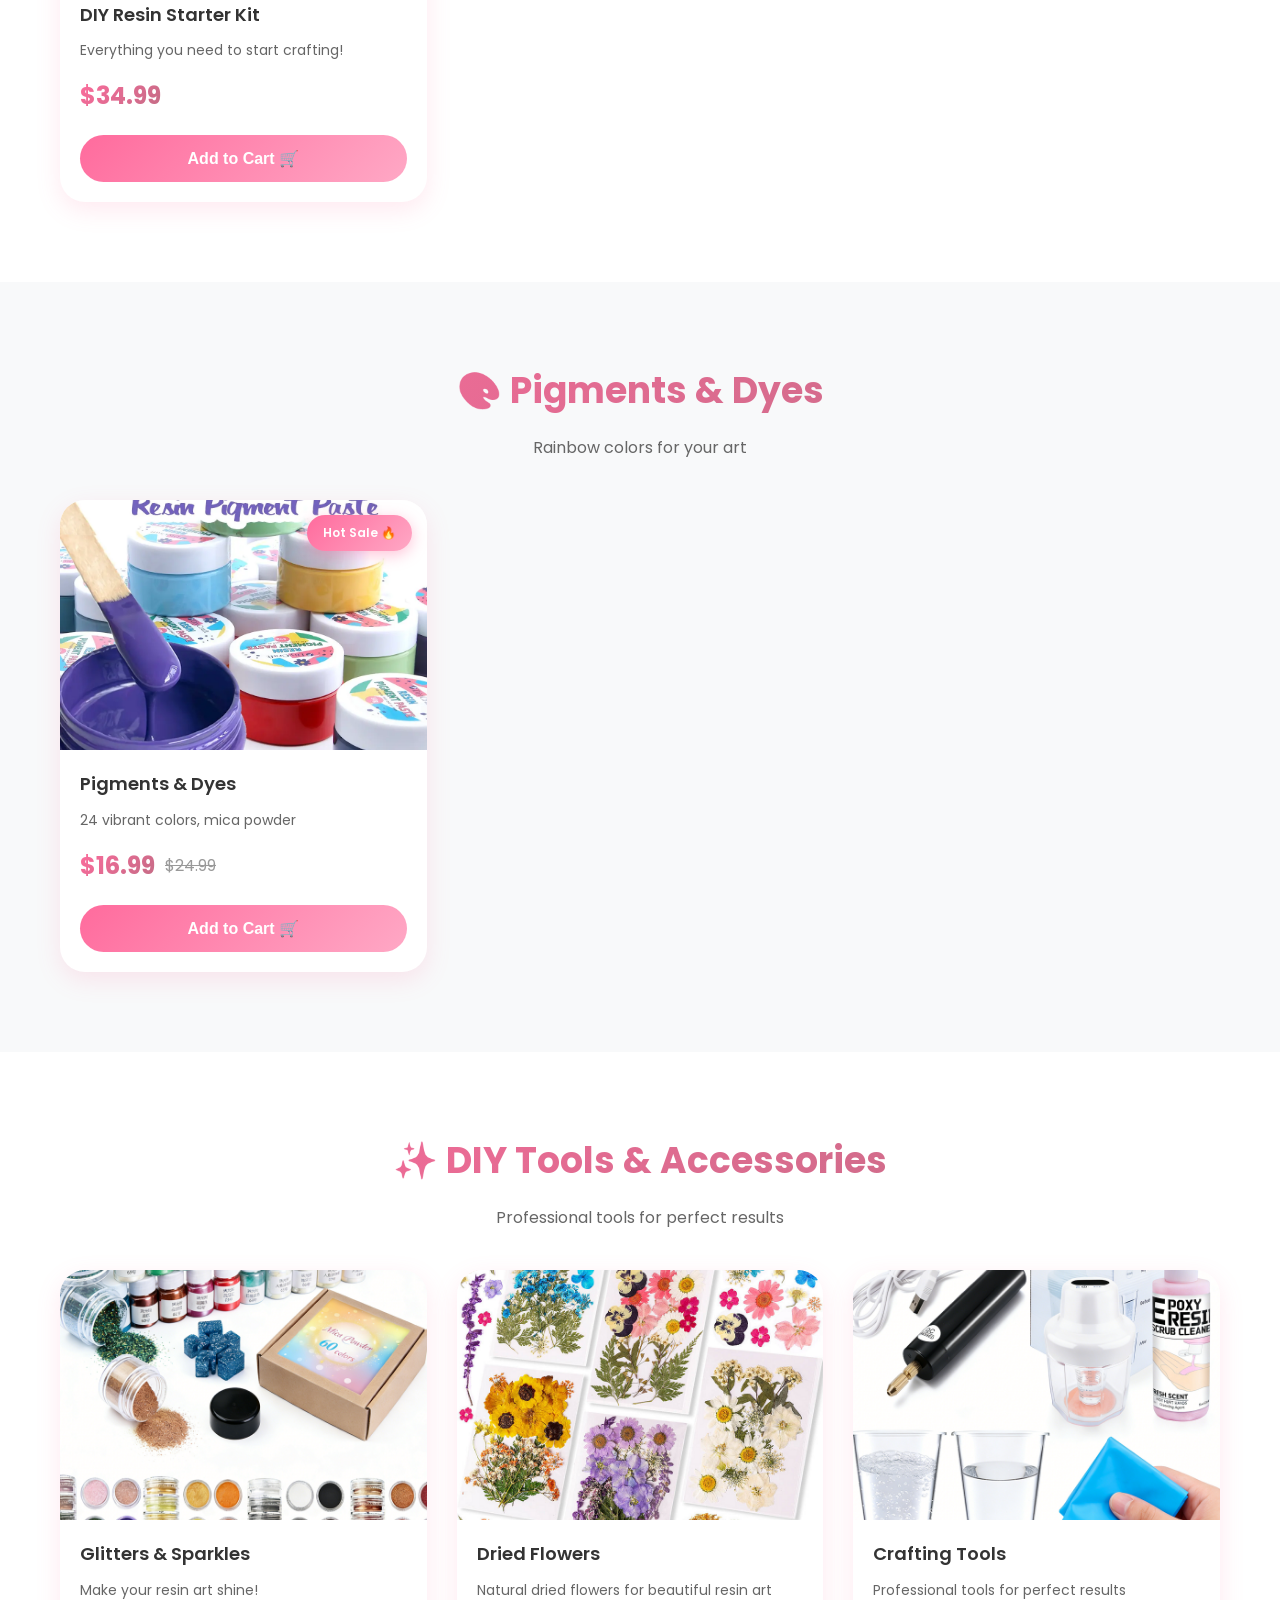
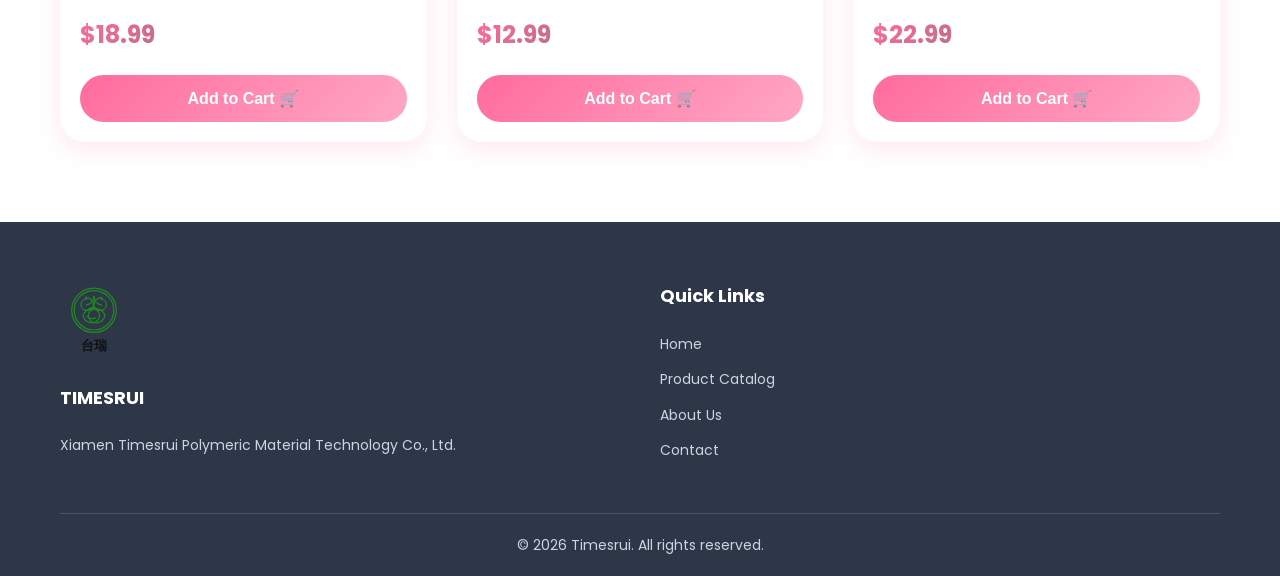
<file: catalog.html>
<!DOCTYPE html>
<html lang="en">
<head>
    <meta charset="UTF-8">
    <meta name="viewport" content="width=device-width, initial-scale=1.0">
    <title>Product Catalog - Timesrui Resin</title>
    <link rel="stylesheet" href="style.css">
    <link rel="preconnect" href="https://fonts.googleapis.com">
    <link rel="preconnect" href="https://fonts.gstatic.com" crossorigin>
    <link href="https://fonts.googleapis.com/css2?family=Poppins:wght@300;400;500;600;700&display=swap" rel="stylesheet">
</head>
<body>
    <!-- Navigation -->
    <nav class="navbar">
        <div class="container">
            <div class="nav-logo">
                <img src="logo.svg" alt="Timesrui Logo" class="logo-img">
            </div>
            <ul class="nav-menu">
                <li><a href="index.html">Home</a></li>
                <li><a href="catalog.html">Catalog</a></li>
                <li><a href="index.html#about">About</a></li>
                <li><a href="index.html#contact">Contact</a></li>
            </ul>
            <div class="nav-icons">
                <span class="icon">🔍</span>
                <span class="icon">👤</span>
                <span class="icon">🛒 <span class="cart-count">0</span></span>
            </div>
        </div>
    </nav>

    <!-- Catalog Header -->
    <section class="hero" style="padding: 60px 20px;">
        <div class="hero-content">
            <h2 class="hero-title">📚 Product Catalog</h2>
            <p class="hero-subtitle">Browse our complete collection of premium resin supplies</p>
        </div>
    </section>

    <!-- Epoxy Resin Section -->
    <section id="epoxy-resin" class="products">
        <div class="container">
            <h2 class="section-title">💧 Epoxy Resin</h2>
            <p class="section-subtitle">Crystal clear, UV resistant, perfect for art and crafts</p>
            <div class="product-grid">
                <div class="product-card">
                    <div class="product-badge">Best Seller ⭐</div>
                    <div class="product-image">
                        <img src="images/AB Epoxy Resin.png" alt="AB Epoxy Resin">
                    </div>
                    <h3>AB Epoxy Resin</h3>
                    <p class="product-desc">Crystal clear, UV resistant, 1:1 ratio</p>
                    <div class="product-price">
                        <span class="price">$29.99</span>
                        <span class="original-price">$39.99</span>
                    </div>
                    <button class="btn btn-secondary">Add to Cart 🛒</button>
                </div>
            </div>
        </div>
    </section>

    <!-- UV Resin Section -->
    <section id="uv-resin" class="products" style="background: white;">
        <div class="container">
            <h2 class="section-title">☀️ UV Resin</h2>
            <p class="section-subtitle">Quick cure with UV light, instant results!</p>
            <div class="product-grid">
                <div class="product-card">
                    <div class="product-badge">New! 🎉</div>
                    <div class="product-image">
                        <img src="images/UV Resin.jpg" alt="UV Resin">
                    </div>
                    <h3>UV Resin</h3>
                    <p class="product-desc">Quick cure, instant results! Perfect for beginners</p>
                    <div class="product-price">
                        <span class="price">$19.99</span>
                    </div>
                    <button class="btn btn-secondary">Add to Cart 🛒</button>
                </div>
            </div>
        </div>
    </section>

    <!-- Silicone Molds Section -->
    <section id="silicone-molds" class="products">
        <div class="container">
            <h2 class="section-title">🧁 Silicone Molds</h2>
            <p class="section-subtitle">Cute designs, endless creativity</p>
            <div class="product-grid">
                <div class="product-card">
                    <div class="product-image">
                        <img src="images/Silicone Molds.png" alt="Silicone Molds">
                    </div>
                    <h3>Silicone Molds</h3>
                    <p class="product-desc">20 adorable designs, super easy!</p>
                    <div class="product-price">
                        <span class="price">$24.99</span>
                    </div>
                    <button class="btn btn-secondary">Add to Cart 🛒</button>
                </div>
            </div>
        </div>
    </section>

    <!-- DIY Kits Section -->
    <section id="diy-kits" class="products" style="background: white;">
        <div class="container">
            <h2 class="section-title">🎁 DIY Resin Kits</h2>
            <p class="section-subtitle">Everything you need to start crafting!</p>
            <div class="product-grid">
                <div class="product-card">
                    <div class="product-image">
                        <img src="images/DIY Resin Kits.png" alt="DIY Resin Kits">
                    </div>
                    <h3>DIY Resin Starter Kit</h3>
                    <p class="product-desc">Everything you need to start crafting!</p>
                    <div class="product-price">
                        <span class="price">$34.99</span>
                    </div>
                    <button class="btn btn-secondary">Add to Cart 🛒</button>
                </div>
            </div>
        </div>
    </section>

    <!-- Pigments Section -->
    <section id="pigments" class="products">
        <div class="container">
            <h2 class="section-title">🎨 Pigments & Dyes</h2>
            <p class="section-subtitle">Rainbow colors for your art</p>
            <div class="product-grid">
                <div class="product-card">
                    <div class="product-badge">Hot Sale 🔥</div>
                    <div class="product-image">
                        <img src="images/Pigments & Dyes.webp" alt="Pigments & Dyes">
                    </div>
                    <h3>Pigments & Dyes</h3>
                    <p class="product-desc">24 vibrant colors, mica powder</p>
                    <div class="product-price">
                        <span class="price">$16.99</span>
                        <span class="original-price">$24.99</span>
                    </div>
                    <button class="btn btn-secondary">Add to Cart 🛒</button>
                </div>
            </div>
        </div>
    </section>

    <!-- DIY Tools Section -->
    <section id="diy-tools" class="products" style="background: white;">
        <div class="container">
            <h2 class="section-title">✨ DIY Tools & Accessories</h2>
            <p class="section-subtitle">Professional tools for perfect results</p>
            <div class="product-grid">
                <div class="product-card">
                    <div class="product-image">
                        <img src="images/Glitters & Sparkles.png" alt="Glitters & Sparkles">
                    </div>
                    <h3>Glitters & Sparkles</h3>
                    <p class="product-desc">Make your resin art shine!</p>
                    <div class="product-price">
                        <span class="price">$18.99</span>
                    </div>
                    <button class="btn btn-secondary">Add to Cart 🛒</button>
                </div>
                <div class="product-card">
                    <div class="product-image">
                        <img src="images/Dried Flowers.png" alt="Dried Flowers">
                    </div>
                    <h3>Dried Flowers</h3>
                    <p class="product-desc">Natural dried flowers for beautiful resin art</p>
                    <div class="product-price">
                        <span class="price">$12.99</span>
                    </div>
                    <button class="btn btn-secondary">Add to Cart 🛒</button>
                </div>
                <div class="product-card">
                    <div class="product-image">
                        <img src="images/Crafting Tools.png" alt="Crafting Tools">
                    </div>
                    <h3>Crafting Tools</h3>
                    <p class="product-desc">Professional tools for perfect results</p>
                    <div class="product-price">
                        <span class="price">$22.99</span>
                    </div>
                    <button class="btn btn-secondary">Add to Cart 🛒</button>
                </div>
            </div>
        </div>
    </section>

    <!-- Footer -->
    <footer class="footer">
        <div class="container">
            <div class="footer-grid">
                <div class="footer-col">
                    <img src="logo.svg" alt="Timesrui Logo" style="height: 80px; margin-bottom: 15px;">
                    <h3>TIMESRUI</h3>
                    <p>Xiamen Timesrui Polymeric Material Technology Co., Ltd.</p>
                </div>
                <div class="footer-col">
                    <h4>Quick Links</h4>
                    <ul>
                        <li><a href="index.html">Home</a></li>
                        <li><a href="catalog.html">Product Catalog</a></li>
                        <li><a href="index.html#about">About Us</a></li>
                        <li><a href="index.html#contact">Contact</a></li>
                    </ul>
                </div>
            </div>
            <div class="footer-bottom">
                <p>&copy; 2026 Timesrui. All rights reserved.</p>
            </div>
        </div>
    </footer>

    <script>
        window.__timesruiPage = 'catalog';
    </script>
    <script src="script.js"></script>
</body>
</html>
</file>
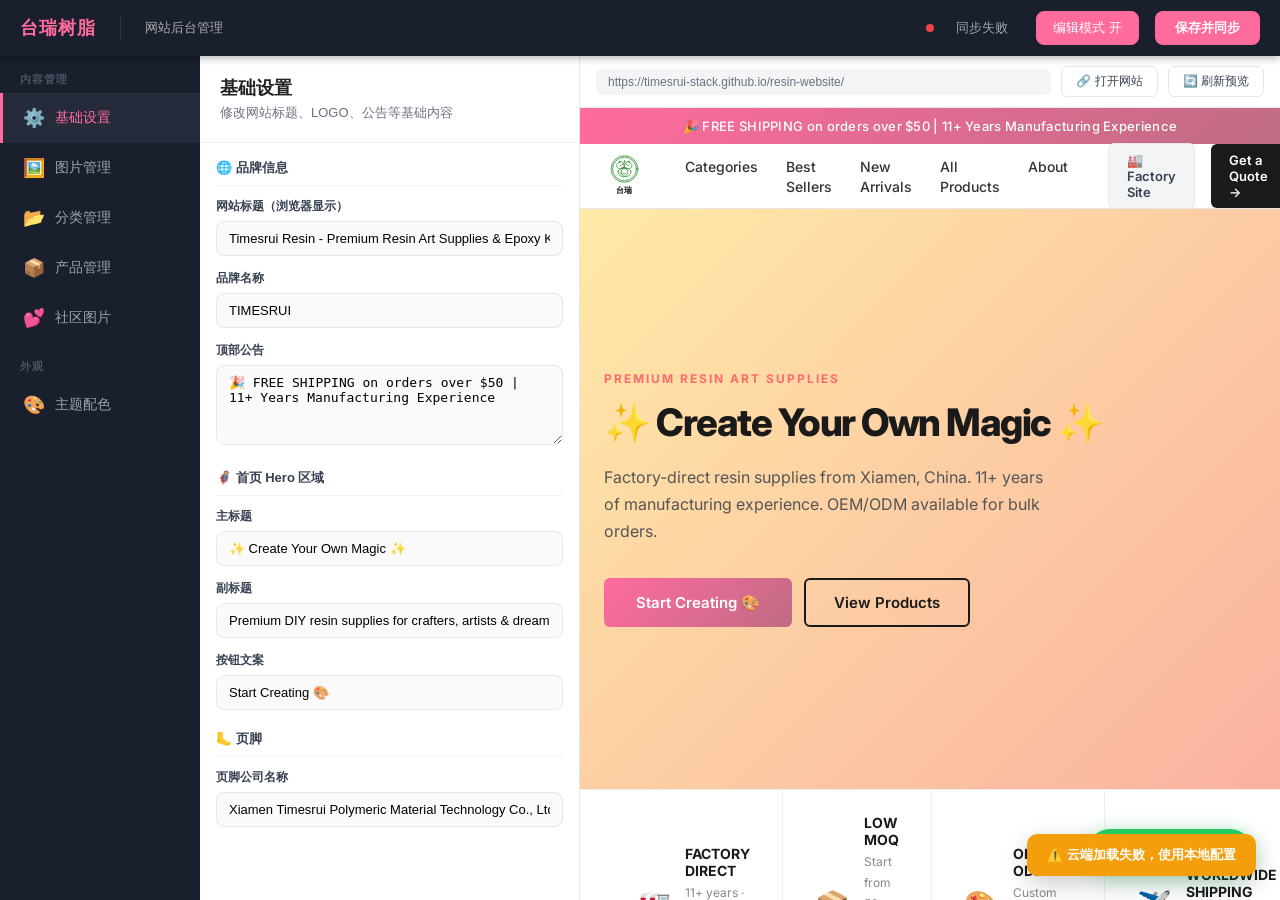
<file: editor.html>
<!DOCTYPE html>
<html lang="zh-CN">
<head>
  <meta charset="UTF-8" />
  <meta name="viewport" content="width=device-width, initial-scale=1.0" />
  <title>台瑞树脂 · 网站后台管理</title>
  <style>
    *{margin:0;padding:0;box-sizing:border-box}
    body{font-family:'PingFang SC','Microsoft YaHei',sans-serif;background:#f0f2f5;color:#222;height:100vh;overflow:hidden;display:flex;flex-direction:column}

    /* 顶部导航 */
    .topbar{background:#1a1f2e;color:#fff;height:56px;display:flex;align-items:center;padding:0 20px;gap:16px;flex-shrink:0;z-index:100;box-shadow:0 2px 8px rgba(0,0,0,.3)}
    .topbar .logo{font-size:18px;font-weight:700;letter-spacing:1px;color:#ff6b9d}
    .topbar .divider{width:1px;height:24px;background:#333;margin:0 8px}
    .topbar .subtitle{font-size:13px;color:#aaa}
    .topbar .spacer{flex:1}
    .topbar .toggle-btn{border:1px solid #444;background:transparent;color:#ddd;padding:7px 16px;border-radius:8px;cursor:pointer;font-size:13px;transition:all .2s}
    .topbar .toggle-btn.on{background:#ff6b9d;border-color:#ff6b9d;color:#fff}
    .topbar .save-btn{background:#ff6b9d;color:#fff;border:0;padding:8px 20px;border-radius:8px;cursor:pointer;font-size:13px;font-weight:700}
    .topbar .save-btn:hover{background:#e05580}
    .cloud-dot{width:8px;height:8px;border-radius:50%;background:#6b7280;display:inline-block;margin-right:6px;transition:background .3s}
    .cloud-dot.saving{background:#f59e0b;animation:pulse 1s infinite}
    .cloud-dot.saved{background:#22c55e}
    .cloud-dot.error{background:#ef4444}
    @keyframes pulse{0%,100%{opacity:1}50%{opacity:.4}}

    /* 主体布局 */
    .shell{display:flex;flex:1;overflow:hidden}

    /* 左侧菜单栏 */
    .sidebar{width:200px;background:#1a1f2e;display:flex;flex-direction:column;flex-shrink:0;overflow:auto}
    .sidebar .menu-item{display:flex;align-items:center;gap:10px;padding:14px 20px;font-size:14px;color:#9ca3af;cursor:pointer;transition:all .2s;border-left:3px solid transparent}
    .sidebar .menu-item:hover{background:#252b3b;color:#fff}
    .sidebar .menu-item.active{background:#252b3b;color:#ff6b9d;border-left-color:#ff6b9d}
    .sidebar .menu-item .icon{font-size:18px;width:22px;text-align:center}
    .sidebar .menu-section{padding:16px 20px 6px;font-size:11px;color:#4b5563;font-weight:700;letter-spacing:1px;text-transform:uppercase}

    /* 中间面板 */
    .panel{width:380px;background:#fff;border-right:1px solid #e5e7eb;display:flex;flex-direction:column;flex-shrink:0;overflow:hidden}
    .panel-header{padding:20px;border-bottom:1px solid #f0f0f0;flex-shrink:0}
    .panel-header h2{font-size:18px;font-weight:700;margin-bottom:4px}
    .panel-header p{font-size:13px;color:#6b7280}
    .panel-body{flex:1;overflow:auto;padding:16px}
    .panel-tab{display:none}
    .panel-tab.active{display:block}

    /* 表单组件 */
    .form-section{margin-bottom:20px}
    .form-section h3{font-size:13px;font-weight:700;color:#374151;margin-bottom:12px;padding-bottom:8px;border-bottom:1px solid #f3f4f6;display:flex;align-items:center;gap:8px}
    .form-group{margin-bottom:14px}
    .form-group label{display:block;font-size:12px;font-weight:600;color:#374151;margin-bottom:6px}
    .form-group input,.form-group textarea,.form-group select{width:100%;padding:9px 12px;border:1px solid #e5e7eb;border-radius:8px;font-size:13px;transition:border .2s;background:#fafafa}
    .form-group input:focus,.form-group textarea:focus{outline:0;border-color:#ff6b9d;background:#fff}
    .form-group textarea{min-height:80px;resize:vertical}
    .form-row{display:grid;grid-template-columns:1fr 1fr;gap:10px}
    .color-group{display:flex;align-items:center;gap:10px}
    .color-group input[type=color]{width:44px;height:36px;border:1px solid #e5e7eb;border-radius:8px;padding:2px;cursor:pointer}
    .color-group span{font-size:12px;color:#6b7280}
    .upload-btn{display:flex;align-items:center;gap:8px;border:1.5px dashed #d1d5db;border-radius:10px;padding:12px;cursor:pointer;transition:all .2s;background:#fafafa;font-size:13px;color:#6b7280}
    .upload-btn:hover{border-color:#ff6b9d;color:#ff6b9d;background:#fff5f8}
    .upload-btn input[type=file]{display:none}

    /* 产品列表 */
    .product-item{border:1px solid #e5e7eb;border-radius:12px;padding:12px;display:flex;gap:12px;align-items:center;margin-bottom:10px;background:#fff;transition:box-shadow .2s}
    .product-item:hover{box-shadow:0 4px 12px rgba(0,0,0,.08)}
    .product-item img{width:56px;height:56px;object-fit:cover;border-radius:8px;background:#f3f4f6;flex-shrink:0}
    .product-item .no-img{width:56px;height:56px;border-radius:8px;background:#f3f4f6;display:flex;align-items:center;justify-content:center;font-size:24px;flex-shrink:0}
    .product-item .info{flex:1;min-width:0}
    .product-item .name{font-size:13px;font-weight:700;margin-bottom:2px;white-space:nowrap;overflow:hidden;text-overflow:ellipsis}
    .product-item .meta{font-size:12px;color:#6b7280}
    .product-item .actions{display:flex;gap:6px;flex-shrink:0}
    .icon-btn{border:0;border-radius:8px;padding:6px 10px;cursor:pointer;font-size:12px;font-weight:600}
    .icon-btn.edit{background:#dbeafe;color:#1d4ed8}
    .icon-btn.del{background:#fee2e2;color:#dc2626}
    .icon-btn.up,.icon-btn.down{background:#f3f4f6;color:#374151}
    .add-product-btn{width:100%;border:1.5px dashed #d1d5db;border-radius:12px;padding:14px;text-align:center;cursor:pointer;font-size:13px;color:#6b7280;background:#fafafa;transition:all .2s}
    .add-product-btn:hover{border-color:#ff6b9d;color:#ff6b9d;background:#fff5f8}

    /* 分类列表 */
    .cat-item{border:1px solid #e5e7eb;border-radius:12px;padding:12px;display:flex;gap:12px;align-items:center;margin-bottom:10px;background:#fff;transition:box-shadow .2s;cursor:pointer}
    .cat-item:hover{box-shadow:0 4px 12px rgba(0,0,0,.08);border-color:#ff6b9d}
    .cat-thumb{width:52px;height:52px;border-radius:8px;display:flex;align-items:center;justify-content:center;font-size:24px;flex-shrink:0;overflow:hidden}
    .cat-thumb img{width:100%;height:100%;object-fit:cover}
    .cat-item .info{flex:1;min-width:0}
    .cat-item .name{font-size:13px;font-weight:700}
    .cat-item .sub{font-size:12px;color:#6b7280;white-space:nowrap;overflow:hidden;text-overflow:ellipsis}

    /* 社区图片 */
    .ig-grid{display:grid;grid-template-columns:repeat(3,1fr);gap:10px}
    .ig-item{aspect-ratio:1;border-radius:10px;overflow:hidden;position:relative;cursor:pointer;border:2px solid transparent;transition:border .2s}
    .ig-item:hover{border-color:#ff6b9d}
    .ig-item img,.ig-item .ig-bg{width:100%;height:100%;object-fit:cover;display:block}
    .ig-item .ig-bg{display:flex;align-items:center;justify-content:center;color:#fff;font-size:12px;font-weight:700}
    .ig-item .edit-badge{position:absolute;inset:0;background:rgba(0,0,0,.4);display:flex;align-items:center;justify-content:center;color:#fff;font-size:12px;font-weight:700;opacity:0;transition:opacity .2s}
    .ig-item:hover .edit-badge{opacity:1}

    /* 右侧预览 */
    .preview{flex:1;display:flex;flex-direction:column;overflow:hidden;background:#e5e7eb}
    .preview-bar{background:#fff;border-bottom:1px solid #e5e7eb;padding:10px 16px;display:flex;align-items:center;gap:10px;flex-shrink:0}
    .preview-bar .url{flex:1;font-size:12px;color:#6b7280;background:#f3f4f6;padding:6px 12px;border-radius:6px}
    .preview-bar .open-btn{border:1px solid #e5e7eb;background:#fff;padding:6px 14px;border-radius:6px;cursor:pointer;font-size:12px;color:#374151}
    .preview-bar .open-btn:hover{background:#f3f4f6}
    iframe{flex:1;border:0;width:100%}

    /* 弹窗 */
    .overlay{position:fixed;inset:0;background:rgba(0,0,0,.5);display:none;align-items:center;justify-content:center;z-index:9999;padding:20px}
    .overlay.show{display:flex}
    .modal{width:min(640px,100%);background:#fff;border-radius:16px;overflow:hidden;box-shadow:0 24px 60px rgba(0,0,0,.3);max-height:90vh;display:flex;flex-direction:column}
    .modal-head{padding:20px 24px;border-bottom:1px solid #f0f0f0;display:flex;align-items:center;justify-content:space-between}
    .modal-head h3{font-size:17px;font-weight:700}
    .modal-head .close{border:0;background:0;font-size:22px;cursor:pointer;color:#9ca3af;line-height:1}
    .modal-body{padding:20px 24px;overflow:auto;flex:1}
    .modal-foot{padding:16px 24px;border-top:1px solid #f0f0f0;display:flex;justify-content:flex-end;gap:10px}
    .modal-foot button{border:0;border-radius:8px;padding:10px 20px;cursor:pointer;font-size:14px;font-weight:700}
    .modal-foot .cancel{background:#f3f4f6;color:#374151}
    .modal-foot .confirm{background:#ff6b9d;color:#fff}
    .modal-foot .confirm:hover{background:#e05580}
    .img-preview-box{width:100%;height:160px;border:1.5px dashed #e5e7eb;border-radius:10px;overflow:hidden;display:flex;align-items:center;justify-content:center;background:#fafafa;margin-bottom:12px}
    .img-preview-box img{max-width:100%;max-height:100%;object-fit:contain}
    .img-preview-box .placeholder{font-size:36px;color:#d1d5db}

    /* 通知 */
    .toast{position:fixed;bottom:24px;right:24px;padding:12px 20px;border-radius:10px;font-size:13px;font-weight:700;color:#fff;z-index:99999;box-shadow:0 8px 24px rgba(0,0,0,.2);transition:all .3s;transform:translateY(0);opacity:1}
    .toast.hide{transform:translateY(20px);opacity:0}
  </style>
</head>
<body>

<!-- 顶部导航 -->
<div class="topbar">
  <span class="logo">台瑞树脂</span>
  <div class="divider"></div>
  <span class="subtitle">网站后台管理</span>
  <div class="spacer"></div>
  <span class="cloud-dot" id="cloudDot"></span>
  <span id="cloudText" style="font-size:13px;color:#9ca3af;margin-right:12px">就绪</span>
  <button class="toggle-btn on" id="toggleEdit">编辑模式 开</button>
  <button class="save-btn" id="saveBtn">保存并同步</button>
</div>

<div class="shell">

  <!-- 左侧菜单 -->
  <nav class="sidebar">
    <div class="menu-section">内容管理</div>
    <div class="menu-item active" data-tab="basic"><span class="icon">⚙️</span>基础设置</div>
    <div class="menu-item" data-tab="images"><span class="icon">🖼️</span>图片管理</div>
    <div class="menu-item" data-tab="categories"><span class="icon">📂</span>分类管理</div>
    <div class="menu-item" data-tab="products"><span class="icon">📦</span>产品管理</div>
    <div class="menu-item" data-tab="community"><span class="icon">💕</span>社区图片</div>
    <div class="menu-section">外观</div>
    <div class="menu-item" data-tab="theme"><span class="icon">🎨</span>主题配色</div>
  </nav>

  <!-- 中间面板 -->
  <aside class="panel">
    <div class="panel-header">
      <h2 id="panelTitle">基础设置</h2>
      <p id="panelDesc">修改网站标题、LOGO、公告等基础内容</p>
    </div>
    <div class="panel-body">

      <!-- 基础设置 -->
      <div class="panel-tab active" id="tab-basic">
        <div class="form-section">
          <h3>🌐 品牌信息</h3>
          <div class="form-group"><label>网站标题（浏览器显示）</label><input id="siteTitle" type="text"></div>
          <div class="form-group"><label>品牌名称</label><input id="brandName" type="text"></div>
          <div class="form-group"><label>顶部公告</label><textarea id="announcement"></textarea></div>
        </div>
        <div class="form-section">
          <h3>🦸 首页 Hero 区域</h3>
          <div class="form-group"><label>主标题</label><input id="heroTitle" type="text"></div>
          <div class="form-group"><label>副标题</label><input id="heroSubtitle" type="text"></div>
          <div class="form-group"><label>按钮文案</label><input id="heroBtn" type="text"></div>
        </div>
        <div class="form-section">
          <h3>🦶 页脚</h3>
          <div class="form-group"><label>页脚公司名称</label><input id="footerCompany" type="text"></div>
        </div>
      </div>

      <!-- 图片管理 -->
      <div class="panel-tab" id="tab-images">
        <div class="form-section">
          <h3>🔖 LOGO</h3>
          <div id="logoPreviewBox" class="img-preview-box"><span class="placeholder">🖼️</span></div>
          <label class="upload-btn"><input id="logoFile" type="file" accept="image/*"><span>📁</span> 点击上传新 LOGO</label>
          <div class="form-group" style="margin-top:10px"><label>或直接填图片地址</label><input id="logoUrl" type="text"></div>
        </div>
        <div class="form-section">
          <h3>🌅 Hero 背景</h3>
          <div class="form-group"><label>背景色（起始色）</label>
            <div class="color-group"><input id="heroBg" type="color"><span>首页大图区域的背景渐变起始色</span></div>
          </div>
        </div>
      </div>

      <!-- 分类管理 -->
      <div class="panel-tab" id="tab-categories">
        <div class="form-section">
          <h3>📂 分类区块</h3>
          <p style="font-size:13px;color:#6b7280;margin-bottom:14px">点击每个分类可修改图片、标题和描述</p>
          <div id="categoryList"></div>
        </div>
      </div>

      <!-- 产品管理 -->
      <div class="panel-tab" id="tab-products">
        <div class="form-section">
          <h3>📦 产品列表</h3>
          <div id="productList"></div>
          <div class="add-product-btn" id="addProductBtn">＋ 添加新产品</div>
        </div>
      </div>

      <!-- 社区图片 -->
      <div class="panel-tab" id="tab-community">
        <div class="form-section">
          <h3>💕 社区展示图片</h3>
          <p style="font-size:13px;color:#6b7280;margin-bottom:14px">点击图片可上传替换</p>
          <div class="ig-grid" id="igGrid"></div>
        </div>
      </div>

      <!-- 主题配色 -->
      <div class="panel-tab" id="tab-theme">
        <div class="form-section">
          <h3>🎨 主题色</h3>
          <div class="form-group"><label>主色调</label>
            <div class="color-group"><input id="primaryColor" type="color"><span>按钮、标题、标签等主要颜色</span></div>
          </div>
          <div class="form-group"><label>辅助色</label>
            <div class="color-group"><input id="secondaryColor" type="color"><span>渐变结束色</span></div>
          </div>
          <div class="form-group"><label>Hero 背景起始色</label>
            <div class="color-group"><input id="heroBg2" type="color"><span>首页大图区背景色</span></div>
          </div>
        </div>
      </div>

    </div>
  </aside>

  <!-- 右侧预览 -->
  <main class="preview">
    <div class="preview-bar">
      <span class="url">https://timesrui-stack.github.io/resin-website/</span>
      <button class="open-btn" onclick="window.open('https://timesrui-stack.github.io/resin-website/','_blank')">🔗 打开网站</button>
      <button class="open-btn" id="refreshBtn">🔄 刷新预览</button>
    </div>
    <iframe id="previewFrame" src="index.html"></iframe>
  </main>
</div>

<!-- 弹窗 -->
<div class="overlay" id="overlay">
  <div class="modal">
    <div class="modal-head">
      <h3 id="modalTitle">编辑</h3>
      <button class="close" id="modalClose">×</button>
    </div>
    <div class="modal-body" id="modalBody"></div>
    <div class="modal-foot">
      <button class="cancel" id="modalCancel">取消</button>
      <button class="confirm" id="modalConfirm">保存</button>
    </div>
  </div>
</div>

<script>
  const STORAGE_KEY = 'timesrui.visualEditor.products.v3';
  const CLOUD_BIN_ID = '69be2963b7ec241ddc8aa386';
  const CLOUD_API_KEY = '$2a$10$jUWgRLevF9MiHDB7l5qgZemlf42Vp3UI4RMuz7ZDUmRTHBc698mP2';
  const CLOUD_URL = `https://api.jsonbin.io/v3/b/${CLOUD_BIN_ID}`;
  const PANEL_META = {
    basic: {title:'基础设置', desc:'修改网站标题、品牌名、公告、Hero 文案'},
    images: {title:'图片管理', desc:'上传或替换 LOGO、Hero 背景色'},
    categories: {title:'分类管理', desc:'修改首页分类区块的图片、标题、描述'},
    products: {title:'产品管理', desc:'新增、编辑、删除、排序产品'},
    community: {title:'社区图片', desc:'替换首页社区展示图片'},
    theme: {title:'主题配色', desc:'修改网站主色调、辅助色、背景色'}
  };
  const defaults = {
    siteTitle:'Timesrui Resin - Premium Resin Art Supplies & Epoxy Kits',
    brandName:'TIMESRUI', logoUrl:'logo.svg',
    announcement:'🎉 FREE SHIPPING on orders over $50 | 11+ Years Manufacturing Experience',
    heroTitle:'✨ Create Your Own Magic ✨',
    heroSubtitle:'Premium DIY resin supplies for crafters, artists & dreamers 💕',
    heroBtn:'Start Creating 🎨',
    footerCompany:'Xiamen Timesrui Polymeric Material Technology Co., Ltd.',
    primaryColor:'#ff6b9d', secondaryColor:'#c06c84', heroBg:'#ffeaa7',
    categories:[
      {title:'Epoxy Resin', desc:'Crystal clear, perfect for art', image:'images/AB Epoxy Resin.png', emoji:'💧', bg:'linear-gradient(135deg,#a8e6cf,#dcedc1)', link:'catalog.html#epoxy-resin'},
      {title:'UV Resin', desc:'Quick cure, instant results! ⭐', image:'images/UV Resin.jpg', emoji:'☀️', bg:'linear-gradient(135deg,#ffd3b6,#ffaaa5)', link:'catalog.html#uv-resin'},
      {title:'Silicone Molds', desc:'Cute designs, endless creativity', image:'images/Silicone Molds.png', emoji:'🧁', bg:'linear-gradient(135deg,#ff8b94,#ffaaa5)', link:'catalog.html#silicone-molds'},
      {title:'DIY Resin Kits', desc:'Everything you need to start!', image:'images/DIY Resin Kits.png', emoji:'🎁', bg:'linear-gradient(135deg,#b4a7d6,#ce9ffc)', link:'catalog.html#diy-kits'},
      {title:'Pigments', desc:'Rainbow colors for your art ⭐', image:'images/Pigments & Dyes.webp', emoji:'🎨', bg:'linear-gradient(135deg,#fccb90,#d57eeb)', link:'catalog.html#pigments'},
      {title:'DIY Tools', desc:'Make your crafts shine!', image:'images/Crafting Tools.png', emoji:'✨', bg:'linear-gradient(135deg,#74ebd5,#acb6e5)', link:'catalog.html#diy-tools'}
    ],
    instagram:[
      {image:'',likes:'💕 1.2k',bg:'linear-gradient(135deg,#ffeaa7,#fab1a0)'},
      {image:'',likes:'💕 2.3k',bg:'linear-gradient(135deg,#ff8b94,#ffaaa5)'},
      {image:'',likes:'💕 856',bg:'linear-gradient(135deg,#a8e6cf,#dcedc1)'},
      {image:'',likes:'💕 3.1k',bg:'linear-gradient(135deg,#ffd3b6,#ffaaa5)'},
      {image:'',likes:'💕 1.8k',bg:'linear-gradient(135deg,#fccb90,#d57eeb)'},
      {image:'',likes:'💕 2.7k',bg:'linear-gradient(135deg,#b4a7d6,#ce9ffc)'}
    ],
    products:[
      {category:'Epoxy Resin',image:'images/AB Epoxy Resin.png',badge:'Best Seller ⭐',name:'AB Epoxy Resin',desc:'Crystal clear, UV resistant, 1:1 ratio',price:'$29.99',originalPrice:'$39.99'},
      {category:'UV Resin',image:'images/UV Resin.jpg',badge:'New! 🎉',name:'UV Resin',desc:'Quick cure, instant results! Perfect for beginners',price:'$19.99',originalPrice:''},
      {category:'Silicone Molds',image:'images/Silicone Molds.png',badge:'',name:'Silicone Molds',desc:'20 adorable designs, super easy!',price:'$24.99',originalPrice:''},
      {category:'DIY Kits',image:'images/DIY Resin Kits.png',badge:'',name:'DIY Resin Starter Kit',desc:'Everything you need to start crafting!',price:'$34.99',originalPrice:''},
      {category:'Pigments',image:'images/Pigments & Dyes.webp',badge:'Hot Sale 🔥',name:'Pigments & Dyes',desc:'24 vibrant colors, mica powder',price:'$16.99',originalPrice:'$24.99'},
      {category:'Tools',image:'images/Glitters & Sparkles.png',badge:'',name:'Glitters & Sparkles',desc:'Make your resin art shine!',price:'$18.99',originalPrice:''},
      {category:'Tools',image:'images/Dried Flowers.png',badge:'',name:'Dried Flowers',desc:'Natural dried flowers for beautiful resin art',price:'$12.99',originalPrice:''},
      {category:'Tools',image:'images/Crafting Tools.png',badge:'',name:'Crafting Tools',desc:'Professional tools for perfect results',price:'$22.99',originalPrice:''}
    ]
  };

  let state = loadState();
  let editEnabled = true;
  let cloudSaveTimer = null;
  let cloudSyncing = false;
  let activeModal = null;

  const frame = document.getElementById('previewFrame');

  function clone(o){ return JSON.parse(JSON.stringify(o)); }
  function loadState(){ try{ return Object.assign(clone(defaults), JSON.parse(localStorage.getItem(STORAGE_KEY)||'{}')); }catch{ return clone(defaults); } }
  function persist(){ localStorage.setItem(STORAGE_KEY, JSON.stringify(state)); }
  function esc(s){ return String(s||'').replace(/[&<>"]/g,m=>({'&':'&amp;','<':'&lt;','>':'&gt;','"':'&quot;'}[m])); }
  function file2url(file){ return new Promise((res,rej)=>{ const r=new FileReader(); r.onload=()=>res(r.result); r.onerror=rej; r.readAsDataURL(file); }); }

  /* Toast */
  function toast(msg, color='#22c55e'){
    let t=document.getElementById('_toast');
    if(!t){ t=document.createElement('div'); t.id='_toast'; t.className='toast'; document.body.appendChild(t); }
    t.textContent=msg; t.style.background=color; t.classList.remove('hide');
    clearTimeout(t._t); t._t=setTimeout(()=>t.classList.add('hide'),2500);
  }

  /* Cloud */
  function setCloud(status){
    const dot=document.getElementById('cloudDot');
    const txt=document.getElementById('cloudText');
    if(status==='saving'){ dot.className='cloud-dot saving'; txt.textContent='保存中...'; }
    else if(status==='saved'){ dot.className='cloud-dot saved'; txt.textContent='已同步'; }
    else if(status==='error'){ dot.className='cloud-dot error'; txt.textContent='同步失败'; }
    else{ dot.className='cloud-dot'; txt.textContent='就绪'; }
  }
  async function cloudSave(){
    if(cloudSyncing) return;
    cloudSyncing=true; setCloud('saving');
    try{
      const r=await fetch(CLOUD_URL,{method:'PUT',headers:{'Content-Type':'application/json','X-Master-Key':CLOUD_API_KEY},body:JSON.stringify(state)});
      if(!r.ok) throw 0;
      setCloud('saved'); toast('✅ 已同步到云端');
    }catch{ setCloud('error'); toast('❌ 云端同步失败，数据已保存本地','#ef4444'); }
    finally{ cloudSyncing=false; }
  }
  async function cloudLoad(){
    setCloud('saving');
    try{
      const r=await fetch(`${CLOUD_URL}/latest`,{headers:{'X-Master-Key':CLOUD_API_KEY}});
      if(!r.ok) throw 0;
      const json=await r.json();
      if(json.record && Object.keys(json.record).length>2){
        state=Object.assign(clone(defaults), json.record);
        persist(); syncAllPanels(); renderPreview(); toast('✅ 云端数据已加载');
      }
      setCloud('saved');
    }catch{ setCloud('error'); toast('⚠️ 云端加载失败，使用本地配置','#f59e0b'); }
  }
  function triggerCloudSave(){ persist(); clearTimeout(cloudSaveTimer); cloudSaveTimer=setTimeout(cloudSave,1500); }

  /* 面板切换 */
  document.querySelectorAll('.menu-item').forEach(item=>{
    item.addEventListener('click',()=>{
      document.querySelectorAll('.menu-item').forEach(i=>i.classList.remove('active'));
      document.querySelectorAll('.panel-tab').forEach(t=>t.classList.remove('active'));
      item.classList.add('active');
      const tab=item.dataset.tab;
      document.getElementById('tab-'+tab).classList.add('active');
      document.getElementById('panelTitle').textContent=PANEL_META[tab].title;
      document.getElementById('panelDesc').textContent=PANEL_META[tab].desc;
    });
  });

  /* 同步面板 */
  function syncAllPanels(){
    ['siteTitle','brandName','announcement','heroTitle','heroSubtitle','heroBtn','footerCompany','logoUrl','primaryColor','secondaryColor'].forEach(k=>{
      const el=document.getElementById(k); if(el) el.value=state[k]||'';
    });
    document.getElementById('heroBg').value=state.heroBg||'#ffeaa7';
    document.getElementById('heroBg2').value=state.heroBg||'#ffeaa7';
    updateLogoPreview();
    renderCategoryList();
    renderProductList();
    renderIgGrid();
  }

  /* 面板事件绑定 */
  function bindPanels(){
    ['siteTitle','brandName','announcement','heroTitle','heroSubtitle','heroBtn','footerCompany','logoUrl'].forEach(k=>{
      const el=document.getElementById(k);
      if(el) el.addEventListener('input',e=>{ state[k]=e.target.value; triggerCloudSave(); renderPreview(); });
    });
    ['primaryColor','secondaryColor'].forEach(k=>{
      const el=document.getElementById(k);
      if(el) el.addEventListener('input',e=>{ state[k]=e.target.value; triggerCloudSave(); renderPreview(); });
    });
    document.getElementById('heroBg').addEventListener('input',e=>{ state.heroBg=e.target.value; document.getElementById('heroBg2').value=e.target.value; triggerCloudSave(); renderPreview(); });
    document.getElementById('heroBg2').addEventListener('input',e=>{ state.heroBg=e.target.value; document.getElementById('heroBg').value=e.target.value; triggerCloudSave(); renderPreview(); });
    document.getElementById('logoFile').addEventListener('change',async e=>{
      const f=e.target.files&&e.target.files[0]; if(!f) return;
      const url=await file2url(f);
      state.logoUrl=url; document.getElementById('logoUrl').value=url;
      updateLogoPreview(); triggerCloudSave(); renderPreview(); toast('✅ LOGO 已上传');
    });
    document.getElementById('saveBtn').addEventListener('click',()=>cloudSave());
    document.getElementById('refreshBtn').addEventListener('click',()=>renderPreview());
    document.getElementById('addProductBtn').addEventListener('click',()=>openProductModal(null));
    document.getElementById('toggleEdit').addEventListener('click',()=>{
      editEnabled=!editEnabled;
      const btn=document.getElementById('toggleEdit');
      btn.textContent=`编辑模式 ${editEnabled?'开':'关'}`;
      btn.classList.toggle('on',editEnabled);
      const doc=frame.contentDocument;
      if(doc) doc.body.classList.toggle('preview-editing',editEnabled);
    });
  }

  function updateLogoPreview(){
    const box=document.getElementById('logoPreviewBox');
    if(!box) return;
    if(state.logoUrl){ box.innerHTML=`<img src="${esc(state.logoUrl)}" style="max-height:120px;max-width:100%;object-fit:contain">`; }
    else{ box.innerHTML='<span class="placeholder">🖼️</span>'; }
  }

  /* 分类列表 */
  function renderCategoryList(){
    const list=document.getElementById('categoryList'); if(!list) return;
    list.innerHTML='';
    (state.categories||[]).forEach((c,i)=>{
      const div=document.createElement('div'); div.className='cat-item';
      const thumb=c.image?`<div class="cat-thumb"><img src="${esc(c.image)}"></div>`:`<div class="cat-thumb" style="background:${c.bg||'#eee'}">${c.emoji||'✨'}</div>`;
      div.innerHTML=`${thumb}<div class="info"><div class="name">${esc(c.title)}</div><div class="sub">${esc(c.desc)}</div></div><span style="color:#d1d5db;font-size:18px">›</span>`;
      div.addEventListener('click',()=>openCategoryModal(i));
      list.appendChild(div);
    });
  }

  /* 产品列表 */
  function renderProductList(){
    const list=document.getElementById('productList'); if(!list) return;
    list.innerHTML='';
    (state.products||[]).forEach((p,i)=>{
      const div=document.createElement('div'); div.className='product-item';
      const img=p.image?`<img src="${esc(p.image)}" alt="">`:`<div class="no-img">📦</div>`;
      div.innerHTML=`${img}<div class="info"><div class="name">${esc(p.name||'未命名')}</div><div class="meta">${esc(p.price||'')}${p.badge?' · '+esc(p.badge):''}</div></div><div class="actions"><button class="icon-btn up" data-up="${i}">↑</button><button class="icon-btn down" data-down="${i}">↓</button><button class="icon-btn edit" data-edit="${i}">编辑</button><button class="icon-btn del" data-del="${i}">删</button></div>`;
      list.appendChild(div);
    });
    list.querySelectorAll('[data-edit]').forEach(b=>b.addEventListener('click',()=>openProductModal(Number(b.dataset.edit))));
    list.querySelectorAll('[data-del]').forEach(b=>b.addEventListener('click',()=>deleteProduct(Number(b.dataset.del))));
    list.querySelectorAll('[data-up]').forEach(b=>b.addEventListener('click',()=>moveProduct(Number(b.dataset.up),-1)));
    list.querySelectorAll('[data-down]').forEach(b=>b.addEventListener('click',()=>moveProduct(Number(b.dataset.down),1)));
  }

  function deleteProduct(i){ if(!confirm(`确定删除"${state.products[i]?.name||'该产品'}"？`)) return; state.products.splice(i,1); triggerCloudSave(); renderProductList(); renderPreview(); toast('🗑️ 已删除'); }
  function moveProduct(i,d){ const n=i+d; if(n<0||n>=state.products.length) return; [state.products[i],state.products[n]]=[state.products[n],state.products[i]]; triggerCloudSave(); renderProductList(); renderPreview(); }

  /* 社区图片 */
  function renderIgGrid(){
    const grid=document.getElementById('igGrid'); if(!grid) return;
    grid.innerHTML='';
    (state.instagram||[]).forEach((item,i)=>{
      const div=document.createElement('div'); div.className='ig-item';
      div.style.background=item.bg||'#eee';
      div.innerHTML=item.image?`<img src="${esc(item.image)}">`:`<div class="ig-bg">${esc(item.likes||'')}</div>`;
      div.innerHTML+=`<div class="edit-badge">点击上传</div>`;
      div.addEventListener('click',()=>openIgModal(i));
      grid.appendChild(div);
    });
  }

  /* 弹窗通用 */
  function openModal(title, bodyHtml, onConfirm){
    document.getElementById('modalTitle').textContent=title;
    document.getElementById('modalBody').innerHTML=bodyHtml;
    document.getElementById('overlay').classList.add('show');
    activeModal=onConfirm;
  }
  function closeModal(){ document.getElementById('overlay').classList.remove('show'); activeModal=null; }
  document.getElementById('modalClose').addEventListener('click',closeModal);
  document.getElementById('modalCancel').addEventListener('click',closeModal);
  document.getElementById('overlay').addEventListener('click',e=>{ if(e.target===document.getElementById('overlay')) closeModal(); });
  document.getElementById('modalConfirm').addEventListener('click',()=>{ if(activeModal) activeModal(); });

  /* 分类弹窗 */
  function openCategoryModal(i){
    const c=state.categories[i];
    openModal(`编辑分类：${c.title}`,`
      <div class="img-preview-box" id="cImgBox">${c.image?`<img src="${esc(c.image)}">`:'<span class="placeholder">🖼️</span>'}</div>
      <label class="upload-btn" style="margin-bottom:12px"><input type="file" id="cFile" accept="image/*"><span>📁</span> 上传分类图片</label>
      <div class="form-group"><label>图片地址</label><input id="cImage" type="text" value="${esc(c.image||'')}"></div>
      <div class="form-group"><label>分类标题</label><input id="cTitle" type="text" value="${esc(c.title)}"></div>
      <div class="form-group"><label>分类描述</label><input id="cDesc" type="text" value="${esc(c.desc)}"></div>
    `,()=>{
      state.categories[i]={...c, title:document.getElementById('cTitle').value, desc:document.getElementById('cDesc').value, image:document.getElementById('cImage').value};
      triggerCloudSave(); renderCategoryList(); renderPreview(); closeModal(); toast('✅ 分类已保存');
    });
    document.getElementById('cFile').addEventListener('change',async e=>{
      const f=e.target.files&&e.target.files[0]; if(!f) return;
      const url=await file2url(f);
      document.getElementById('cImage').value=url;
      document.getElementById('cImgBox').innerHTML=`<img src="${url}" style="max-height:150px;object-fit:contain">`;
    });
    document.getElementById('cImage').addEventListener('input',e=>{
      document.getElementById('cImgBox').innerHTML=e.target.value?`<img src="${esc(e.target.value)}" style="max-height:150px;object-fit:contain">`:'<span class="placeholder">🖼️</span>';
    });
  }

  /* 产品弹窗 */
  function openProductModal(i){
    const isNew = i===null;
    const p = isNew ? {category:'',image:'',badge:'',name:'',desc:'',price:'',originalPrice:''} : state.products[i];
    openModal(isNew?'添加新产品':`编辑产品：${p.name}`,`
      <div class="img-preview-box" id="pImgBox">${p.image?`<img src="${esc(p.image)}">`:'<span class="placeholder">📦</span>'}</div>
      <label class="upload-btn" style="margin-bottom:12px"><input type="file" id="pFile" accept="image/*"><span>📁</span> 上传产品图片</label>
      <div class="form-group"><label>图片地址</label><input id="pImage" type="text" value="${esc(p.image)}"></div>
      <div style="display:grid;grid-template-columns:1fr 1fr;gap:10px">
        <div class="form-group"><label>产品名称</label><input id="pName" type="text" value="${esc(p.name)}"></div>
        <div class="form-group"><label>分类</label><input id="pCategory" type="text" value="${esc(p.category)}"></div>
      </div>
      <div style="display:grid;grid-template-columns:1fr 1fr 1fr;gap:10px">
        <div class="form-group"><label>价格</label><input id="pPrice" type="text" value="${esc(p.price)}"></div>
        <div class="form-group"><label>原价（可空）</label><input id="pOriginal" type="text" value="${esc(p.originalPrice||'')}"></div>
        <div class="form-group"><label>角标（可空）</label><input id="pBadge" type="text" value="${esc(p.badge||'')}"></div>
      </div>
      <div class="form-group"><label>描述</label><textarea id="pDesc">${esc(p.desc)}</textarea></div>
    `,()=>{
      const np={category:document.getElementById('pCategory').value.trim(),image:document.getElementById('pImage').value.trim(),badge:document.getElementById('pBadge').value.trim(),name:document.getElementById('pName').value.trim(),desc:document.getElementById('pDesc').value.trim(),price:document.getElementById('pPrice').value.trim(),originalPrice:document.getElementById('pOriginal').value.trim()};
      if(isNew) state.products.push(np); else state.products[i]=np;
      triggerCloudSave(); renderProductList(); renderPreview(); closeModal(); toast(isNew?'✅ 产品已添加':'✅ 产品已保存');
    });
    document.getElementById('pFile').addEventListener('change',async e=>{
      const f=e.target.files&&e.target.files[0]; if(!f) return;
      const url=await file2url(f);
      document.getElementById('pImage').value=url;
      document.getElementById('pImgBox').innerHTML=`<img src="${url}" style="max-height:150px;object-fit:contain">`;
    });
    document.getElementById('pImage').addEventListener('input',e=>{
      document.getElementById('pImgBox').innerHTML=e.target.value?`<img src="${esc(e.target.value)}" style="max-height:150px;object-fit:contain">`:'<span class="placeholder">📦</span>';
    });
  }

  /* 社区图片弹窗 */
  function openIgModal(i){
    const item=state.instagram[i];
    openModal(`编辑社区图片 #${i+1}`,`
      <div class="img-preview-box" id="igImgBox">${item.image?`<img src="${esc(item.image)}">`:'<span class="placeholder">💕</span>'}</div>
      <label class="upload-btn" style="margin-bottom:12px"><input type="file" id="igFile" accept="image/*"><span>📁</span> 上传社区图片</label>
      <div class="form-group"><label>图片地址</label><input id="igImage" type="text" value="${esc(item.image||'')}"></div>
      <div class="form-group"><label>点赞文案</label><input id="igLikes" type="text" value="${esc(item.likes||'')}"></div>
    `,()=>{
      state.instagram[i]={...item,image:document.getElementById('igImage').value.trim(),likes:document.getElementById('igLikes').value.trim()};
      triggerCloudSave(); renderIgGrid(); renderPreview(); closeModal(); toast('✅ 社区图片已保存');
    });
    document.getElementById('igFile').addEventListener('change',async e=>{
      const f=e.target.files&&e.target.files[0]; if(!f) return;
      const url=await file2url(f);
      document.getElementById('igImage').value=url;
      document.getElementById('igImgBox').innerHTML=`<img src="${url}" style="max-height:150px;object-fit:contain">`;
    });
    document.getElementById('igImage').addEventListener('input',e=>{
      document.getElementById('igImgBox').innerHTML=e.target.value?`<img src="${esc(e.target.value)}" style="max-height:150px;object-fit:contain">`:'<span class="placeholder">💕</span>';
    });
  }

  /* 右侧预览渲染 */
  function renderPreview(){
    const doc=frame.contentDocument; if(!doc) return;
    doc.title=state.siteTitle||'';
    const logo=doc.querySelector('.logo-img'); if(logo) logo.src=state.logoUrl||'';
    const ann=doc.querySelector('.announcement-bar'); if(ann) ann.textContent=state.announcement||'';
    const hero=doc.querySelector('.hero'); if(hero) hero.style.background=`linear-gradient(135deg,${state.heroBg||'#ffeaa7'} 0%,#fab1a0 100%)`;
    const ht=doc.querySelector('.hero-title'); if(ht) ht.textContent=state.heroTitle||'';
    const hs=doc.querySelector('.hero-subtitle'); if(hs) hs.textContent=state.heroSubtitle||'';
    const hb=doc.querySelector('.hero .btn-primary'); if(hb) hb.textContent=state.heroBtn||'';
    const fb=doc.querySelector('.footer-bottom p'); if(fb) fb.innerHTML=`&copy; 2026 ${esc(state.footerCompany||'')}. All rights reserved.`;
    applyTheme(doc); renderPreviewCategories(doc); renderPreviewProducts(doc); renderPreviewInstagram(doc); bindPreviewClicks(doc);
  }
  function applyTheme(doc){
    const old=doc.getElementById('ve-theme'); if(old) old.remove();
    const s=doc.createElement('style'); s.id='ve-theme';
    s.textContent=`.announcement-bar{background:linear-gradient(135deg,${state.primaryColor},${state.secondaryColor}) !important;}.btn-primary,.btn-secondary{background:linear-gradient(135deg,${state.primaryColor},${state.secondaryColor}) !important;}.section-title,.badge h3,.price{background:linear-gradient(135deg,${state.primaryColor},${state.secondaryColor}) !important;-webkit-background-clip:text !important;-webkit-text-fill-color:transparent !important;background-clip:text !important;}.hero{background:linear-gradient(135deg,${state.heroBg},#fab1a0) !important;}.ve-editable{outline:2px dashed transparent;outline-offset:3px;cursor:pointer;transition:outline .2s;position:relative}.preview-editing .ve-editable:hover{outline-color:${state.primaryColor};}.ve-img-toolbar{position:absolute;inset:auto 10px 10px auto;display:flex;gap:6px;opacity:0;transform:translateY(8px);transition:all .2s;z-index:9}.preview-editing .ve-editable:hover .ve-img-toolbar{opacity:1;transform:translateY(0)}.ve-img-btn{border:0;border-radius:999px;padding:7px 12px;font-size:12px;font-weight:700;cursor:pointer;box-shadow:0 4px 10px rgba(0,0,0,.2)}.ve-img-btn.upload{background:${state.primaryColor};color:#fff}.ve-img-btn.del{background:#fff;color:#dc2626}.ve-shade{position:absolute;inset:0;background:linear-gradient(to top,rgba(0,0,0,.15),transparent);border-radius:inherit;pointer-events:none;opacity:0;transition:opacity .2s}.preview-editing .ve-editable:hover .ve-shade{opacity:1}`;
    doc.head.appendChild(s);
  }
  function renderPreviewCategories(doc){
    const grid=doc.querySelector('.category-grid'); if(!grid) return; grid.innerHTML='';
    (state.categories||[]).forEach((c,i)=>{
      const a=doc.createElement('a'); a.href=c.link||'#'; a.className='category-card ve-editable'; a.dataset.catIdx=i;
      const media=c.image?`<img src="${esc(c.image)}" style="width:100%;height:100%;object-fit:cover;border-radius:inherit">`:`<span class="category-emoji">${esc(c.emoji||'✨')}</span>`;
      a.innerHTML=`<div class="category-image" style="background:${c.bg||'#eee'};overflow:hidden">${media}<div class="ve-shade"></div><div class="ve-img-toolbar"><button class="ve-img-btn upload" type="button">上传图片</button><button class="ve-img-btn del" type="button">删除</button></div></div><h3>${esc(c.title)}</h3><p>${esc(c.desc)}</p>`;
      grid.appendChild(a);
    });
  }
  function renderPreviewProducts(doc){
    const grid=doc.querySelector('.products .product-grid'); if(!grid) return; grid.innerHTML='';
    (state.products||[]).forEach((p,i)=>{
      const card=doc.createElement('div'); card.className='product-card ve-editable'; card.dataset.prodIdx=i;
      card.innerHTML=`${p.badge?`<div class="product-badge">${esc(p.badge)}</div>`:''}<div class="product-image"><img src="${esc(p.image)}" alt="${esc(p.name)}"></div><h3>${esc(p.name)}</h3><p class="product-desc">${esc(p.desc)}</p><div class="product-price"><span class="price">${esc(p.price)}</span>${p.originalPrice?`<span class="original-price">${esc(p.originalPrice)}</span>`:''}</div><button class="btn btn-secondary">Add to Cart 🛒</button><div class="ve-shade"></div><div class="ve-img-toolbar"><button class="ve-img-btn upload" type="button">编辑产品</button><button class="ve-img-btn del" type="button">删除</button></div>`;
      grid.appendChild(card);
    });
  }
  function renderPreviewInstagram(doc){
    const grid=doc.querySelector('.instagram-grid'); if(!grid) return; grid.innerHTML='';
    (state.instagram||[]).forEach((item,i)=>{
      const div=doc.createElement('div'); div.className='instagram-card ve-editable'; div.dataset.igIdx=i;
      div.style.background=item.bg||'#eee';
      div.innerHTML=`${item.image?`<img src="${esc(item.image)}" style="width:100%;height:100%;object-fit:cover">`:''}<div class="instagram-overlay"><span class="instagram-icon">${esc(item.likes||'')}</span></div><div class="ve-shade"></div><div class="ve-img-toolbar"><button class="ve-img-btn upload" type="button">上传图片</button></div>`;
      grid.appendChild(div);
    });
  }
  function bindPreviewClicks(doc){
    if(!editEnabled) return;
    doc.body.classList.add('preview-editing');
    doc.querySelectorAll('.ve-editable').forEach(el=>{
      if(el.dataset.veBound) return; el.dataset.veBound='1';
      el.addEventListener('click',e=>{
        if(e.target.closest('button.btn')) return;
        e.preventDefault(); e.stopPropagation();
        if(el.dataset.catIdx!=null) openCategoryModal(Number(el.dataset.catIdx));
        else if(el.dataset.prodIdx!=null) openProductModal(Number(el.dataset.prodIdx));
        else if(el.dataset.igIdx!=null) openIgModal(Number(el.dataset.igIdx));
      },true);
    });
    const logoEl=doc.querySelector('.logo-img');
    if(logoEl&&!logoEl.dataset.veBound){
      logoEl.dataset.veBound='1';
      logoEl.style.cursor='pointer';
      logoEl.addEventListener('click',e=>{ e.preventDefault(); e.stopPropagation(); document.querySelector('.menu-item[data-tab="images"]').click(); }, true);
    }
  }

  frame.addEventListener('load',renderPreview);
  if(frame.contentDocument&&frame.contentDocument.readyState==='complete') renderPreview();
  bindPanels(); syncAllPanels(); cloudLoad();
</script>
</body>
</html>
</file>
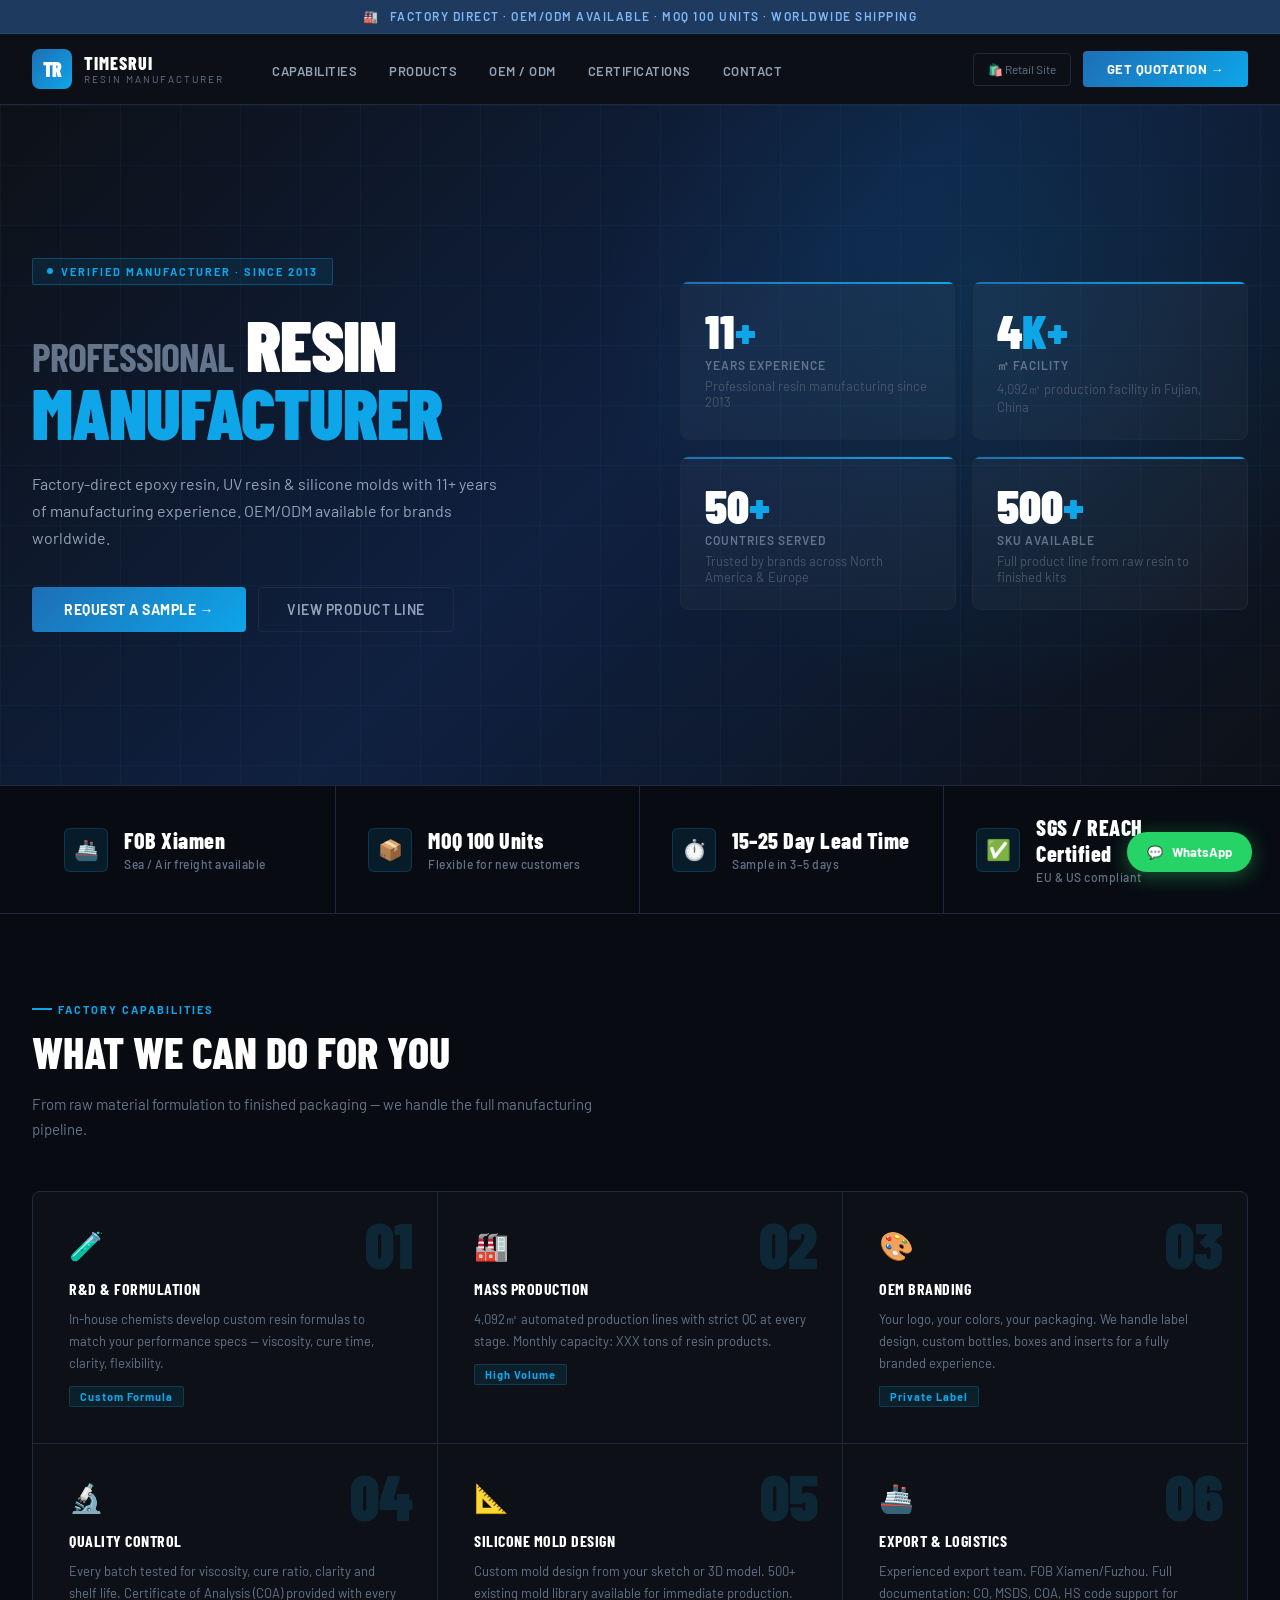
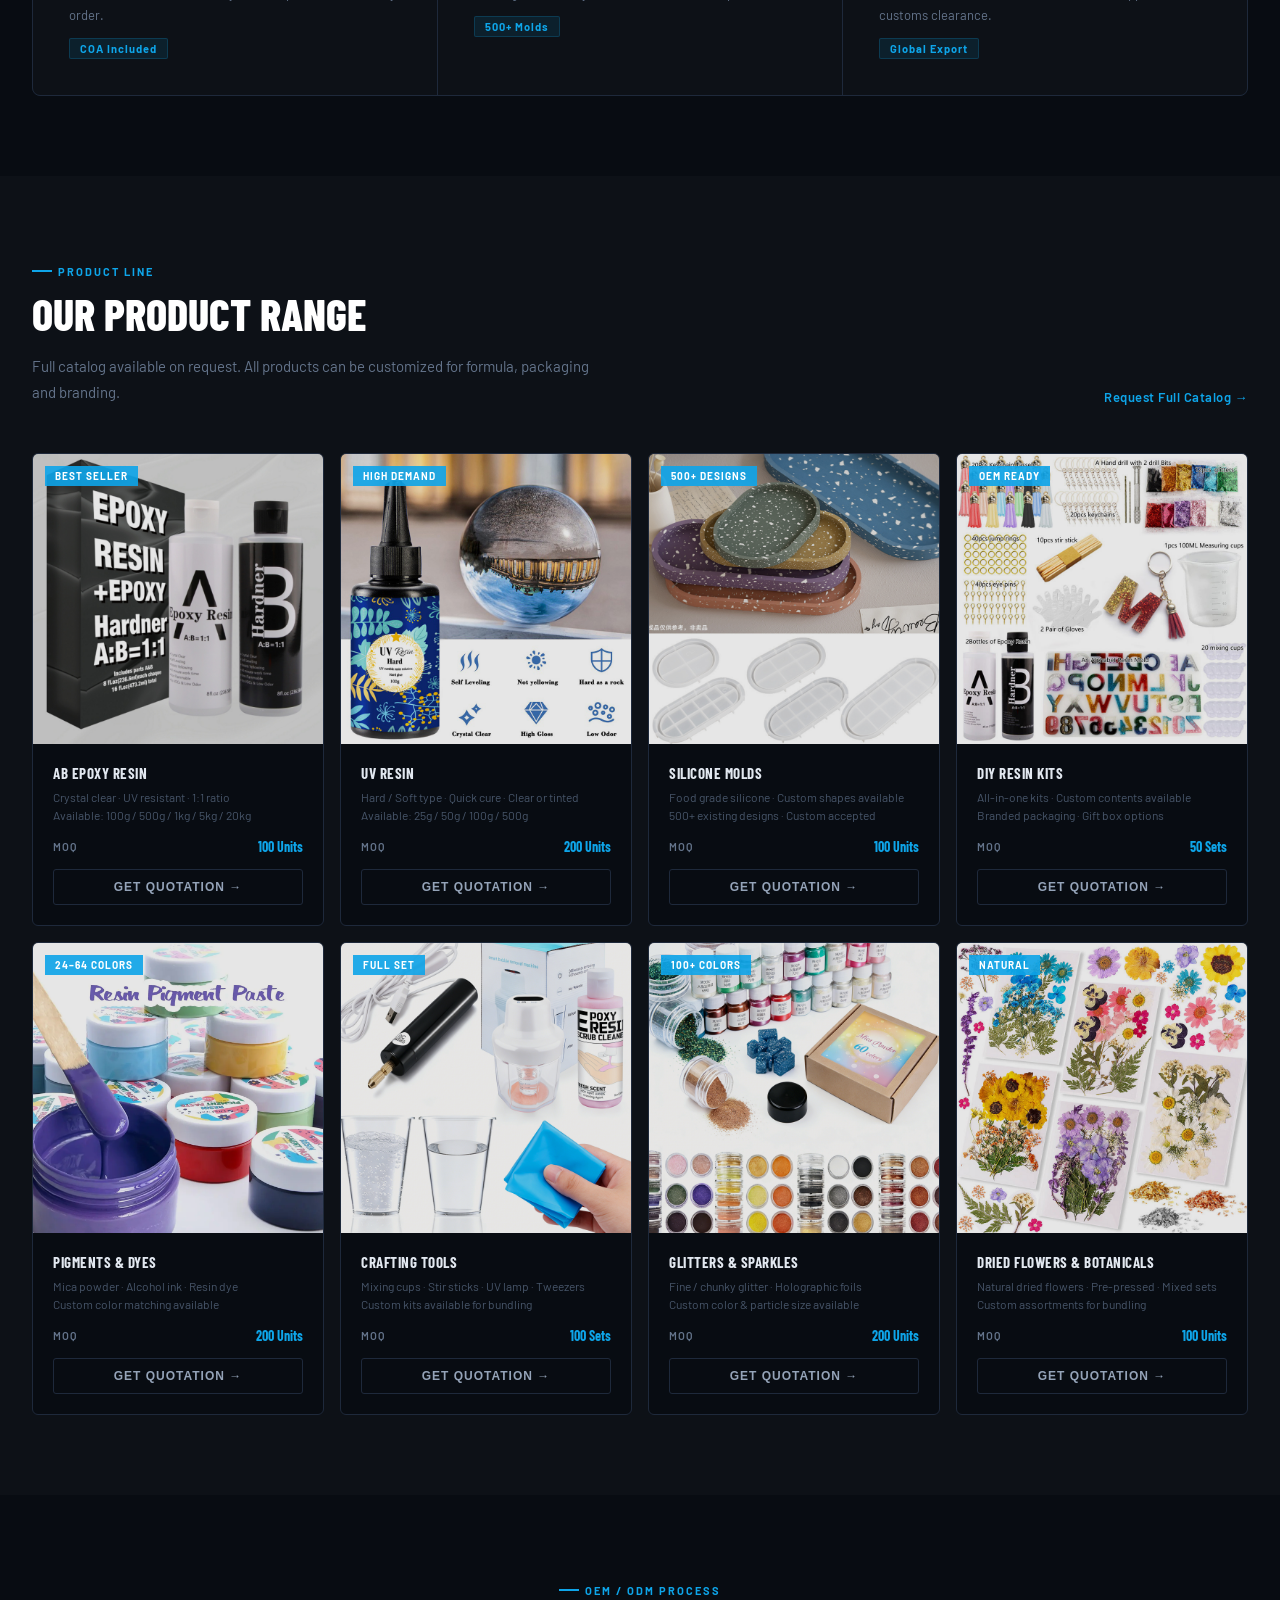
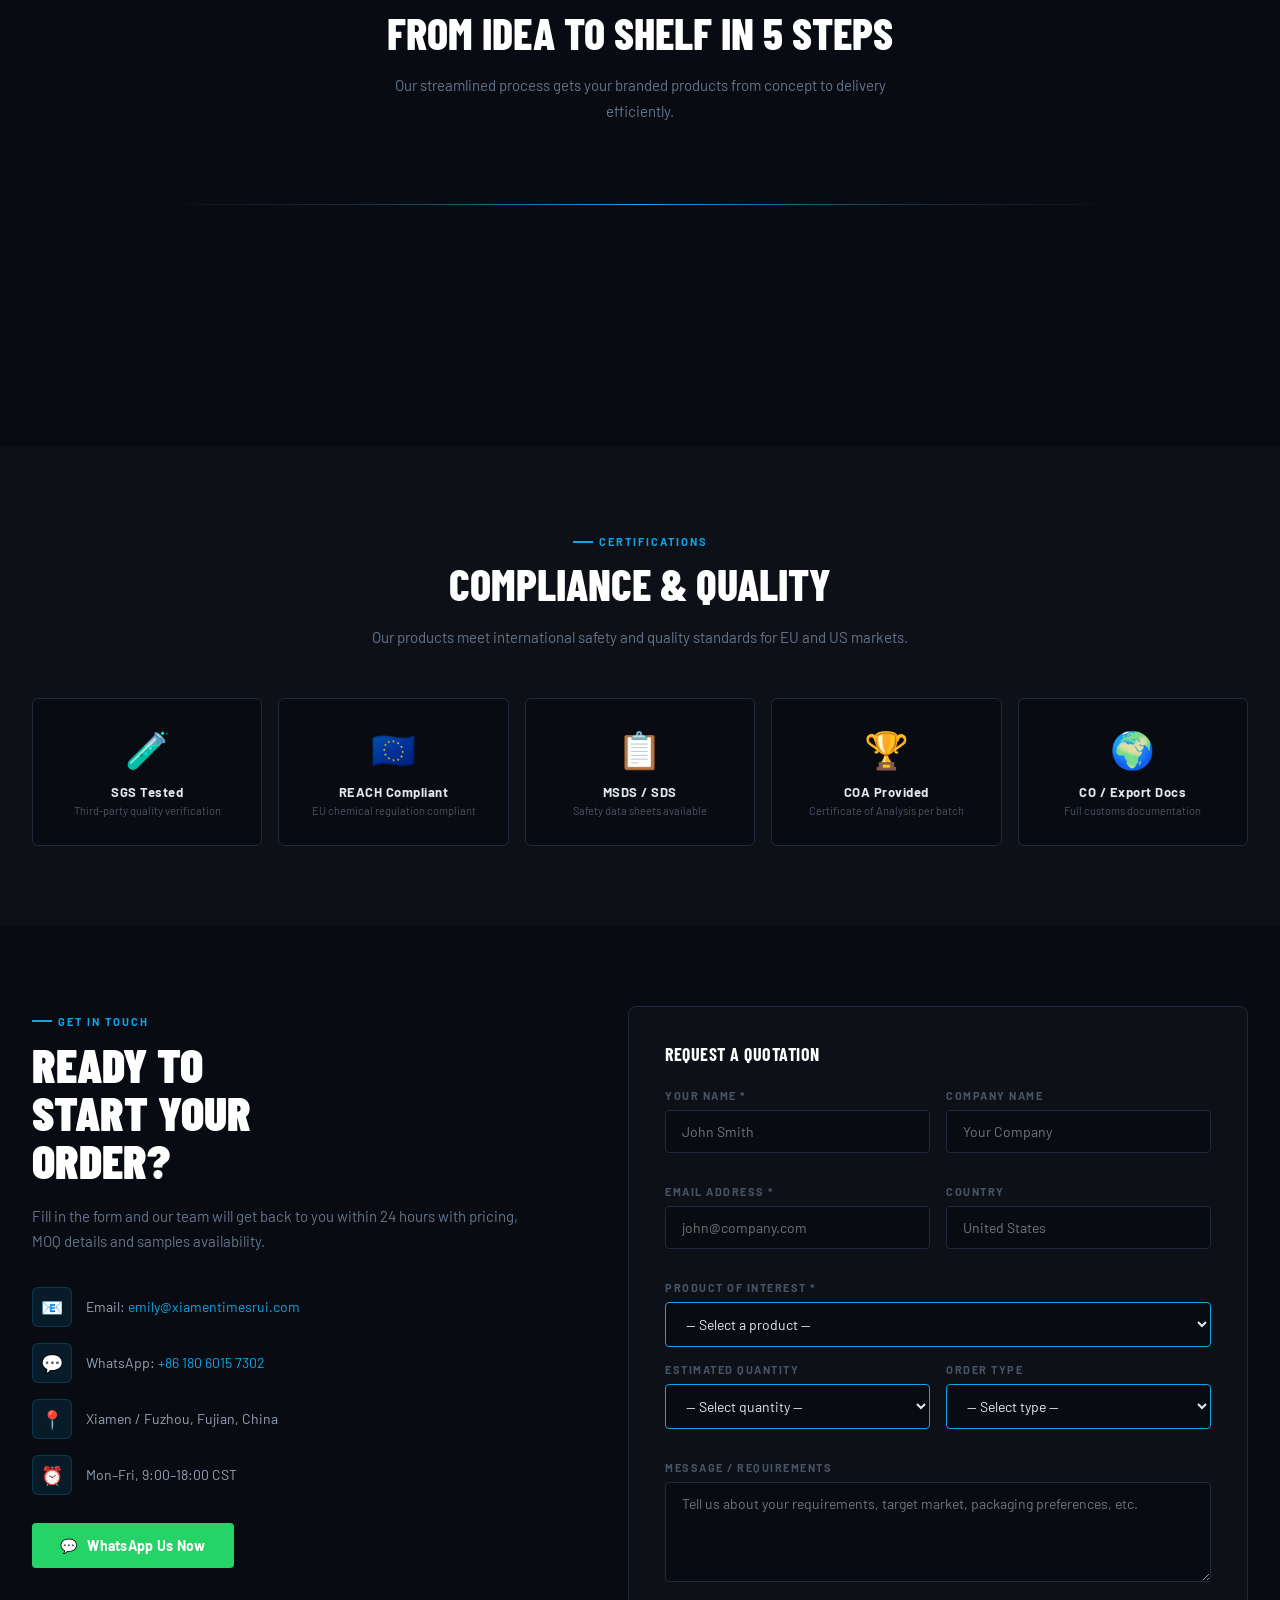
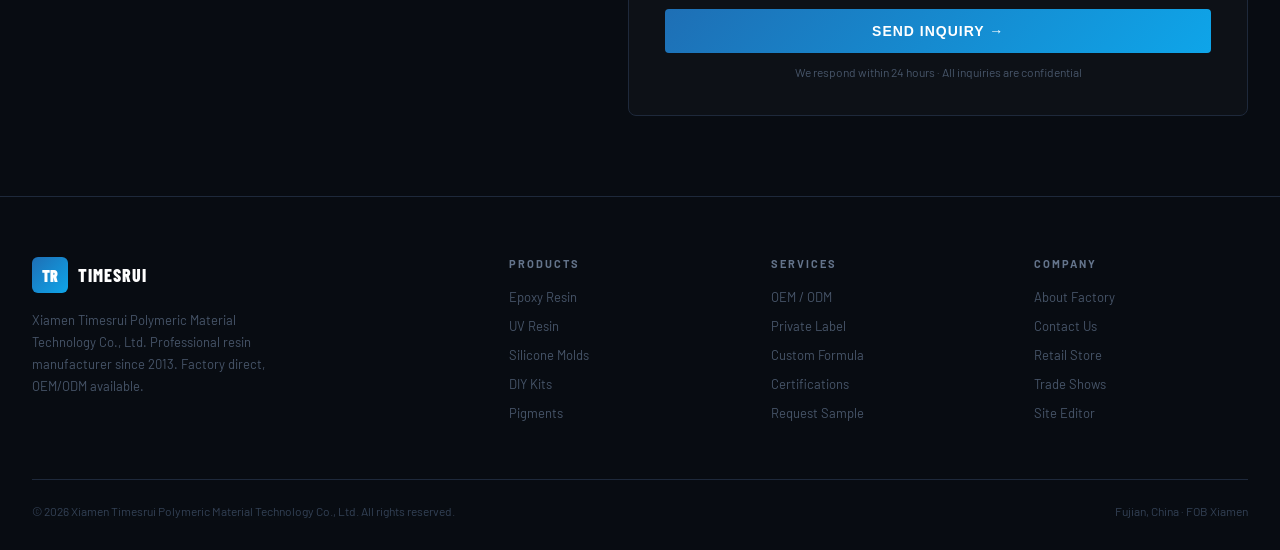
<file: factory.html>
<!DOCTYPE html>
<html lang="en">
<head>
  <meta charset="UTF-8" />
  <meta name="viewport" content="width=device-width, initial-scale=1.0" />
  <title>Timesrui Resin - Professional Resin Manufacturer & OEM Supplier</title>
  <link rel="preconnect" href="https://fonts.googleapis.com">
  <link href="https://fonts.googleapis.com/css2?family=Barlow:wght@400;500;600;700;800;900&family=Barlow+Condensed:wght@600;700;800&display=swap" rel="stylesheet">
  <style>
    *{margin:0;padding:0;box-sizing:border-box}
    body{font-family:'Barlow',sans-serif;color:#e8eaed;background:#0d1117;overflow-x:hidden}

    /* 顶部公告 */
    .top-bar{background:#1e3a5f;color:#7eb8f7;text-align:center;padding:9px 20px;font-size:12px;font-weight:600;letter-spacing:1.5px;text-transform:uppercase;border-bottom:1px solid #2a4a72}

    /* 导航 */
    .navbar{background:rgba(13,17,23,.95);backdrop-filter:blur(12px);border-bottom:1px solid #1e293b;position:sticky;top:0;z-index:1000}
    .nav-inner{max-width:1320px;margin:0 auto;padding:0 32px;display:flex;align-items:center;height:70px;gap:48px}
    .nav-logo{display:flex;align-items:center;gap:12px;text-decoration:none}
    .nav-logo .logo-mark{width:40px;height:40px;background:linear-gradient(135deg,#1e6fb5,#0ea5e9);border-radius:8px;display:flex;align-items:center;justify-content:center;font-size:20px;font-weight:900;color:#fff;font-family:'Barlow Condensed',sans-serif;letter-spacing:-1px}
    .nav-logo .logo-text{display:flex;flex-direction:column;line-height:1}
    .nav-logo .logo-name{font-size:18px;font-weight:800;color:#fff;letter-spacing:1px;font-family:'Barlow Condensed',sans-serif}
    .nav-logo .logo-sub{font-size:10px;color:#64748b;letter-spacing:2px;text-transform:uppercase;margin-top:2px}
    .nav-links{display:flex;list-style:none;gap:32px;flex:1}
    .nav-links a{text-decoration:none;color:#94a3b8;font-size:13px;font-weight:600;letter-spacing:.5px;text-transform:uppercase;transition:color .2s}
    .nav-links a:hover{color:#0ea5e9}
    .nav-actions{display:flex;align-items:center;gap:12px;margin-left:auto}
    .nav-quote-btn{background:linear-gradient(135deg,#1e6fb5,#0ea5e9);color:#fff;border:none;padding:10px 24px;border-radius:4px;font-size:13px;font-weight:700;cursor:pointer;text-decoration:none;letter-spacing:.5px;text-transform:uppercase;transition:opacity .2s}
    .nav-quote-btn:hover{opacity:.85}
    .nav-switch{color:#64748b;font-size:12px;text-decoration:none;border:1px solid #1e293b;padding:8px 14px;border-radius:4px;transition:all .2s}
    .nav-switch:hover{border-color:#0ea5e9;color:#0ea5e9}

    /* Hero */
    .hero{position:relative;min-height:680px;display:flex;align-items:center;background:#0d1117;overflow:hidden}
    .hero-bg{position:absolute;inset:0;background:linear-gradient(135deg,#0d1117 0%,#0f2040 50%,#0d1117 100%)}
    .hero-grid{position:absolute;inset:0;background-image:linear-gradient(rgba(30,111,181,.08) 1px,transparent 1px),linear-gradient(90deg,rgba(30,111,181,.08) 1px,transparent 1px);background-size:60px 60px}
    .hero-glow{position:absolute;top:-200px;right:-100px;width:800px;height:800px;background:radial-gradient(circle,rgba(14,165,233,.12) 0%,transparent 70%)}
    .hero-inner{max-width:1320px;margin:0 auto;padding:0 32px;display:grid;grid-template-columns:1fr 1fr;gap:80px;align-items:center;position:relative;z-index:1}
    .hero-label{display:inline-flex;align-items:center;gap:8px;background:rgba(14,165,233,.1);border:1px solid rgba(14,165,233,.3);color:#0ea5e9;padding:6px 14px;border-radius:2px;font-size:11px;font-weight:700;letter-spacing:2px;text-transform:uppercase;margin-bottom:24px}
    .hero-label::before{content:'';width:6px;height:6px;background:#0ea5e9;border-radius:50%;animation:blink 1.5s infinite}
    @keyframes blink{0%,100%{opacity:1}50%{opacity:.3}}
    .hero-title{font-family:'Barlow Condensed',sans-serif;font-size:72px;font-weight:900;line-height:.95;letter-spacing:-1px;color:#fff;margin-bottom:24px;text-transform:uppercase}
    .hero-title .accent{color:#0ea5e9;display:block}
    .hero-title .sub{font-size:40px;color:#64748b;font-weight:700}
    .hero-desc{font-size:16px;color:#94a3b8;line-height:1.7;margin-bottom:36px;max-width:480px}
    .hero-btns{display:flex;gap:12px;flex-wrap:wrap}
    .btn-primary{background:linear-gradient(135deg,#1e6fb5,#0ea5e9);color:#fff;border:none;padding:14px 32px;font-size:14px;font-weight:700;cursor:pointer;text-decoration:none;display:inline-flex;align-items:center;gap:8px;letter-spacing:.5px;text-transform:uppercase;border-radius:4px;transition:opacity .2s}
    .btn-primary:hover{opacity:.85}
    .btn-ghost{background:transparent;color:#94a3b8;border:1px solid #1e293b;padding:13px 28px;font-size:14px;font-weight:600;cursor:pointer;text-decoration:none;display:inline-flex;align-items:center;gap:8px;letter-spacing:.5px;text-transform:uppercase;border-radius:4px;transition:all .2s}
    .btn-ghost:hover{border-color:#0ea5e9;color:#0ea5e9}
    .hero-stats{display:grid;grid-template-columns:repeat(2,1fr);gap:16px}
    .stat-card{background:rgba(255,255,255,.03);border:1px solid #1e293b;border-radius:8px;padding:24px;position:relative;overflow:hidden}
    .stat-card::before{content:'';position:absolute;top:0;left:0;right:0;height:2px;background:linear-gradient(90deg,#1e6fb5,#0ea5e9)}
    .stat-num{font-family:'Barlow Condensed',sans-serif;font-size:48px;font-weight:900;color:#fff;line-height:1;margin-bottom:4px}
    .stat-num span{color:#0ea5e9}
    .stat-label{font-size:12px;color:#64748b;font-weight:600;letter-spacing:1px;text-transform:uppercase}
    .stat-desc{font-size:13px;color:#475569;margin-top:6px}

    /* 数据条 */
    .data-bar{background:#080c12;border-top:1px solid #1e293b;border-bottom:1px solid #1e293b}
    .data-inner{max-width:1320px;margin:0 auto;padding:0 32px;display:grid;grid-template-columns:repeat(4,1fr)}
    .data-item{padding:28px 32px;border-right:1px solid #1e293b;display:flex;align-items:center;gap:16px}
    .data-item:last-child{border-right:0}
    .data-icon{width:44px;height:44px;background:rgba(14,165,233,.1);border:1px solid rgba(14,165,233,.2);border-radius:6px;display:flex;align-items:center;justify-content:center;font-size:20px;flex-shrink:0}
    .data-text strong{display:block;font-size:22px;font-weight:800;color:#fff;font-family:'Barlow Condensed',sans-serif;letter-spacing:.5px}
    .data-text span{font-size:12px;color:#64748b;font-weight:500;letter-spacing:.5px}

    /* 通用 section */
    .section{padding:80px 32px}
    .section-inner{max-width:1320px;margin:0 auto}
    .section-tag{display:inline-flex;align-items:center;gap:6px;color:#0ea5e9;font-size:11px;font-weight:700;letter-spacing:2px;text-transform:uppercase;margin-bottom:12px}
    .section-tag::before{content:'';width:20px;height:2px;background:#0ea5e9}
    .section-title{font-family:'Barlow Condensed',sans-serif;font-size:44px;font-weight:800;color:#fff;line-height:1.1;margin-bottom:16px;text-transform:uppercase}
    .section-desc{font-size:15px;color:#64748b;max-width:560px;line-height:1.7}
    .section-header-row{display:flex;align-items:flex-end;justify-content:space-between;margin-bottom:48px}
    .view-all{color:#0ea5e9;font-size:13px;font-weight:600;text-decoration:none;letter-spacing:.5px;display:flex;align-items:center;gap:6px}
    .view-all:hover{text-decoration:underline}

    /* 工厂能力 */
    .capabilities{background:#080c12}
    .cap-grid{display:grid;grid-template-columns:repeat(3,1fr);gap:1px;background:#1e293b;border:1px solid #1e293b;border-radius:8px;overflow:hidden}
    .cap-item{background:#0d1117;padding:36px;position:relative;transition:background .2s}
    .cap-item:hover{background:#111827}
    .cap-num{font-family:'Barlow Condensed',sans-serif;font-size:64px;font-weight:900;color:rgba(14,165,233,.15);line-height:1;position:absolute;top:20px;right:24px}
    .cap-icon{font-size:28px;margin-bottom:16px}
    .cap-title{font-size:16px;font-weight:700;color:#fff;margin-bottom:10px;font-family:'Barlow Condensed',sans-serif;letter-spacing:.5px;text-transform:uppercase}
    .cap-desc{font-size:13px;color:#64748b;line-height:1.7}
    .cap-tag{display:inline-block;margin-top:12px;background:rgba(14,165,233,.1);border:1px solid rgba(14,165,233,.2);color:#0ea5e9;font-size:11px;font-weight:700;padding:3px 10px;border-radius:2px;letter-spacing:1px}

    /* 产品线 */
    .products-section{background:#0d1117}
    .product-grid{display:grid;grid-template-columns:repeat(4,1fr);gap:16px}
    .product-card{background:#080c12;border:1px solid #1e293b;border-radius:6px;overflow:hidden;transition:all .25s;cursor:pointer}
    .product-card:hover{border-color:#0ea5e9;transform:translateY(-4px);box-shadow:0 16px 40px rgba(14,165,233,.1)}
    .product-img{width:100%;aspect-ratio:1;overflow:hidden;background:#111827;position:relative}
    .product-img img{width:100%;height:100%;object-fit:cover;transition:transform .4s;filter:brightness(.9)}
    .product-card:hover .product-img img{transform:scale(1.05);filter:brightness(1)}
    .product-tag{position:absolute;top:12px;left:12px;background:rgba(14,165,233,.9);color:#fff;font-size:10px;font-weight:700;padding:4px 10px;letter-spacing:1px;text-transform:uppercase}
    .product-info{padding:20px}
    .product-name{font-size:15px;font-weight:700;color:#e2e8f0;margin-bottom:6px;font-family:'Barlow Condensed',sans-serif;letter-spacing:.5px;text-transform:uppercase}
    .product-spec{font-size:12px;color:#475569;margin-bottom:14px;line-height:1.5}
    .product-moq{display:flex;align-items:center;justify-content:space-between}
    .moq-label{font-size:11px;color:#64748b;font-weight:600;letter-spacing:1px;text-transform:uppercase}
    .moq-val{font-size:14px;font-weight:700;color:#0ea5e9;font-family:'Barlow Condensed',sans-serif}
    .quote-btn{width:100%;margin-top:14px;background:transparent;border:1px solid #1e293b;color:#94a3b8;padding:10px;font-size:12px;font-weight:700;letter-spacing:1px;text-transform:uppercase;cursor:pointer;border-radius:3px;transition:all .2s}
    .quote-btn:hover{background:rgba(14,165,233,.1);border-color:#0ea5e9;color:#0ea5e9}

    /* OEM流程 */
    .oem-section{background:#080c12}
    .process-steps{display:grid;grid-template-columns:repeat(5,1fr);gap:0;position:relative;margin-top:48px}
    .process-steps::before{content:'';position:absolute;top:32px;left:10%;right:10%;height:1px;background:linear-gradient(90deg,transparent,#1e293b 20%,#0ea5e9 50%,#1e293b 80%,transparent)}
    .step{text-align:center;padding:0 16px;position:relative}
    .step-num{width:64px;height:64px;border-radius:50%;background:#0d1117;border:2px solid #1e293b;display:flex;align-items:center;justify-content:center;margin:0 auto 20px;font-family:'Barlow Condensed',sans-serif;font-size:24px;font-weight:900;color:#0ea5e9;position:relative;z-index:1;transition:all .3s}
    .step:hover .step-num{background:rgba(14,165,233,.1);border-color:#0ea5e9;box-shadow:0 0 20px rgba(14,165,233,.3)}
    .step-title{font-size:13px;font-weight:700;color:#e2e8f0;margin-bottom:8px;text-transform:uppercase;letter-spacing:.5px}
    .step-desc{font-size:12px;color:#475569;line-height:1.6}
    .step-time{display:inline-block;margin-top:10px;font-size:11px;color:#0ea5e9;font-weight:600;background:rgba(14,165,233,.08);padding:3px 10px;border-radius:2px}

    /* 认证 */
    .certs-section{background:#0d1117}
    .cert-grid{display:grid;grid-template-columns:repeat(5,1fr);gap:16px;margin-top:48px}
    .cert-card{background:#080c12;border:1px solid #1e293b;border-radius:6px;padding:28px 20px;text-align:center;transition:border-color .2s}
    .cert-card:hover{border-color:#0ea5e9}
    .cert-icon{font-size:36px;margin-bottom:12px}
    .cert-name{font-size:13px;font-weight:700;color:#e2e8f0;margin-bottom:4px;letter-spacing:.5px}
    .cert-desc{font-size:11px;color:#475569}

    /* 询盘表单 */
    .inquiry-section{background:#080c12;padding:80px 32px}
    .inquiry-inner{max-width:1320px;margin:0 auto;display:grid;grid-template-columns:1fr 1.2fr;gap:80px;align-items:start}
    .inquiry-info h2{font-family:'Barlow Condensed',sans-serif;font-size:48px;font-weight:900;color:#fff;line-height:1;margin-bottom:20px;text-transform:uppercase}
    .inquiry-info p{font-size:15px;color:#64748b;line-height:1.7;margin-bottom:32px}
    .contact-list{list-style:none;display:flex;flex-direction:column;gap:16px}
    .contact-list li{display:flex;align-items:center;gap:14px;font-size:14px;color:#94a3b8}
    .contact-list .ci{width:40px;height:40px;background:rgba(14,165,233,.1);border:1px solid rgba(14,165,233,.2);border-radius:6px;display:flex;align-items:center;justify-content:center;font-size:18px;flex-shrink:0}
    .contact-list a{color:#0ea5e9;text-decoration:none}
    .contact-list a:hover{text-decoration:underline}
    .wa-btn{display:inline-flex;align-items:center;gap:10px;background:#25d366;color:#fff;border:none;padding:14px 28px;border-radius:4px;font-size:14px;font-weight:700;cursor:pointer;text-decoration:none;margin-top:28px;letter-spacing:.3px;transition:opacity .2s}
    .wa-btn:hover{opacity:.85}
    .form-box{background:#0d1117;border:1px solid #1e293b;border-radius:8px;padding:36px}
    .form-box h3{font-size:18px;font-weight:700;color:#fff;margin-bottom:24px;font-family:'Barlow Condensed',sans-serif;letter-spacing:.5px;text-transform:uppercase}
    .form-row{display:grid;grid-template-columns:1fr 1fr;gap:16px;margin-bottom:16px}
    .form-group{margin-bottom:16px}
    .form-group label{display:block;font-size:11px;font-weight:700;color:#475569;margin-bottom:8px;letter-spacing:1.5px;text-transform:uppercase}
    .form-group input,.form-group select,.form-group textarea{width:100%;background:#080c12;border:1px solid #1e293b;color:#e2e8f0;padding:12px 16px;font-size:14px;border-radius:4px;outline:none;transition:border .2s;font-family:'Barlow',sans-serif}
    .form-group input:focus,.form-group select,.form-group textarea:focus{border-color:#0ea5e9}
    .form-group select{cursor:pointer}
    .form-group select option{background:#0d1117}
    .form-group textarea{min-height:100px;resize:vertical}
    .submit-btn{width:100%;background:linear-gradient(135deg,#1e6fb5,#0ea5e9);color:#fff;border:none;padding:14px;font-size:14px;font-weight:700;letter-spacing:1px;text-transform:uppercase;cursor:pointer;border-radius:4px;transition:opacity .2s;margin-top:8px}
    .submit-btn:hover{opacity:.85}
    .form-note{font-size:12px;color:#475569;margin-top:12px;text-align:center}

    /* Footer */
    .footer{background:#080c12;border-top:1px solid #1e293b;padding:60px 32px 32px}
    .footer-inner{max-width:1320px;margin:0 auto}
    .footer-grid{display:grid;grid-template-columns:2fr 1fr 1fr 1fr;gap:48px;margin-bottom:48px}
    .footer-brand .logo{display:flex;align-items:center;gap:10px;margin-bottom:16px}
    .footer-brand .logo .mark{width:36px;height:36px;background:linear-gradient(135deg,#1e6fb5,#0ea5e9);border-radius:6px;display:flex;align-items:center;justify-content:center;font-weight:900;color:#fff;font-size:16px;font-family:'Barlow Condensed',sans-serif}
    .footer-brand .logo .name{font-size:18px;font-weight:800;color:#fff;font-family:'Barlow Condensed',sans-serif;letter-spacing:1px}
    .footer-brand p{font-size:13px;color:#475569;line-height:1.7;max-width:260px}
    .footer-col h4{font-size:11px;font-weight:700;color:#64748b;letter-spacing:2px;text-transform:uppercase;margin-bottom:16px}
    .footer-col ul{list-style:none}
    .footer-col ul li{margin-bottom:10px}
    .footer-col ul li a{color:#475569;text-decoration:none;font-size:13px;transition:color .2s}
    .footer-col ul li a:hover{color:#0ea5e9}
    .footer-bottom{border-top:1px solid #1e293b;padding-top:24px;display:flex;justify-content:space-between;align-items:center;font-size:12px;color:#334155}

    /* WhatsApp悬浮 */
    .wa-float{position:fixed;bottom:28px;right:28px;z-index:9999;display:flex;flex-direction:column;gap:10px;align-items:flex-end}
    .wa-float-btn{display:flex;align-items:center;gap:10px;background:#25d366;color:#fff;border:none;padding:12px 20px;border-radius:50px;font-size:13px;font-weight:700;cursor:pointer;text-decoration:none;box-shadow:0 4px 20px rgba(37,211,102,.4);transition:all .2s}
    .wa-float-btn:hover{transform:translateY(-2px);box-shadow:0 8px 28px rgba(37,211,102,.5)}

    /* Toast */
    .toast{position:fixed;bottom:24px;left:50%;transform:translateX(-50%) translateY(80px);background:#0ea5e9;color:#fff;padding:14px 28px;border-radius:6px;font-size:14px;font-weight:600;z-index:99999;opacity:0;transition:all .3s}
    .toast.show{transform:translateX(-50%) translateY(0);opacity:1}

    /* 响应式 */
    @media(max-width:1024px){
      .hero-inner{grid-template-columns:1fr;gap:40px}
      .hero-stats{grid-template-columns:repeat(4,1fr)}
      .product-grid{grid-template-columns:repeat(2,1fr)}
      .process-steps{grid-template-columns:repeat(3,1fr)}
      .process-steps::before{display:none}
      .cert-grid{grid-template-columns:repeat(3,1fr)}
      .inquiry-inner{grid-template-columns:1fr}
      .footer-grid{grid-template-columns:1fr 1fr}
      .cap-grid{grid-template-columns:1fr 1fr}
    }
    @media(max-width:640px){
      .nav-links{display:none}
      .hero-title{font-size:48px}
      .data-inner{grid-template-columns:1fr 1fr}
      .product-grid{grid-template-columns:1fr 1fr}
      .hero-stats{grid-template-columns:1fr 1fr}
      .cert-grid{grid-template-columns:repeat(2,1fr)}
      .process-steps{grid-template-columns:1fr 1fr}
      .form-row{grid-template-columns:1fr}
    }
  </style>
</head>
<body>

<!-- 顶部公告 -->
<div class="top-bar">
  🏭 &nbsp; FACTORY DIRECT · OEM/ODM AVAILABLE · MOQ 100 UNITS · WORLDWIDE SHIPPING
</div>

<!-- 导航 -->
<nav class="navbar">
  <div class="nav-inner">
    <a href="factory.html" class="nav-logo">
      <div class="logo-mark">TR</div>
      <div class="logo-text">
        <span class="logo-name">TIMESRUI</span>
        <span class="logo-sub">Resin Manufacturer</span>
      </div>
    </a>
    <ul class="nav-links">
      <li><a href="#capabilities">Capabilities</a></li>
      <li><a href="#products">Products</a></li>
      <li><a href="#oem">OEM / ODM</a></li>
      <li><a href="#certifications">Certifications</a></li>
      <li><a href="#inquiry">Contact</a></li>
    </ul>
    <div class="nav-actions">
      <a href="index.html" class="nav-switch">🛍️ Retail Site</a>
      <a href="#inquiry" class="nav-quote-btn">Get Quotation →</a>
    </div>
  </div>
</nav>

<!-- Hero -->
<section class="hero" id="home">
  <div class="hero-bg"></div>
  <div class="hero-grid"></div>
  <div class="hero-glow"></div>
  <div class="hero-inner">
    <div>
      <div class="hero-label">Verified Manufacturer · Since 2013</div>
      <h1 class="hero-title">
        <span class="sub">Professional</span>
        RESIN
        <span class="accent">MANUFACTURER</span>
      </h1>
      <p class="hero-desc">Factory-direct epoxy resin, UV resin & silicone molds with 11+ years of manufacturing experience. OEM/ODM available for brands worldwide.</p>
      <div class="hero-btns">
        <a href="#inquiry" class="btn-primary">Request a Sample →</a>
        <a href="#products" class="btn-ghost">View Product Line</a>
      </div>
    </div>
    <div class="hero-stats">
      <div class="stat-card">
        <div class="stat-num">11<span>+</span></div>
        <div class="stat-label">Years Experience</div>
        <div class="stat-desc">Professional resin manufacturing since 2013</div>
      </div>
      <div class="stat-card">
        <div class="stat-num">4<span>K+</span></div>
        <div class="stat-label">㎡ Facility</div>
        <div class="stat-desc">4,092㎡ production facility in Fujian, China</div>
      </div>
      <div class="stat-card">
        <div class="stat-num">50<span>+</span></div>
        <div class="stat-label">Countries Served</div>
        <div class="stat-desc">Trusted by brands across North America & Europe</div>
      </div>
      <div class="stat-card">
        <div class="stat-num">500<span>+</span></div>
        <div class="stat-label">SKU Available</div>
        <div class="stat-desc">Full product line from raw resin to finished kits</div>
      </div>
    </div>
  </div>
</section>

<!-- 数据条 -->
<div class="data-bar">
  <div class="data-inner">
    <div class="data-item">
      <div class="data-icon">🚢</div>
      <div class="data-text"><strong>FOB Xiamen</strong><span>Sea / Air freight available</span></div>
    </div>
    <div class="data-item">
      <div class="data-icon">📦</div>
      <div class="data-text"><strong>MOQ 100 Units</strong><span>Flexible for new customers</span></div>
    </div>
    <div class="data-item">
      <div class="data-icon">⏱️</div>
      <div class="data-text"><strong>15–25 Day Lead Time</strong><span>Sample in 3–5 days</span></div>
    </div>
    <div class="data-item">
      <div class="data-icon">✅</div>
      <div class="data-text"><strong>SGS / REACH Certified</strong><span>EU & US compliant</span></div>
    </div>
  </div>
</div>

<!-- 工厂能力 -->
<section class="section capabilities" id="capabilities">
  <div class="section-inner">
    <div class="section-header-row">
      <div>
        <div class="section-tag">Factory Capabilities</div>
        <h2 class="section-title">What We Can Do For You</h2>
        <p class="section-desc">From raw material formulation to finished packaging — we handle the full manufacturing pipeline.</p>
      </div>
    </div>
    <div class="cap-grid">
      <div class="cap-item">
        <div class="cap-num">01</div>
        <div class="cap-icon">🧪</div>
        <div class="cap-title">R&D & Formulation</div>
        <div class="cap-desc">In-house chemists develop custom resin formulas to match your performance specs — viscosity, cure time, clarity, flexibility.</div>
        <span class="cap-tag">Custom Formula</span>
      </div>
      <div class="cap-item">
        <div class="cap-num">02</div>
        <div class="cap-icon">🏭</div>
        <div class="cap-title">Mass Production</div>
        <div class="cap-desc">4,092㎡ automated production lines with strict QC at every stage. Monthly capacity: XXX tons of resin products.</div>
        <span class="cap-tag">High Volume</span>
      </div>
      <div class="cap-item">
        <div class="cap-num">03</div>
        <div class="cap-icon">🎨</div>
        <div class="cap-title">OEM Branding</div>
        <div class="cap-desc">Your logo, your colors, your packaging. We handle label design, custom bottles, boxes and inserts for a fully branded experience.</div>
        <span class="cap-tag">Private Label</span>
      </div>
      <div class="cap-item">
        <div class="cap-num">04</div>
        <div class="cap-icon">🔬</div>
        <div class="cap-title">Quality Control</div>
        <div class="cap-desc">Every batch tested for viscosity, cure ratio, clarity and shelf life. Certificate of Analysis (COA) provided with every order.</div>
        <span class="cap-tag">COA Included</span>
      </div>
      <div class="cap-item">
        <div class="cap-num">05</div>
        <div class="cap-icon">📐</div>
        <div class="cap-title">Silicone Mold Design</div>
        <div class="cap-desc">Custom mold design from your sketch or 3D model. 500+ existing mold library available for immediate production.</div>
        <span class="cap-tag">500+ Molds</span>
      </div>
      <div class="cap-item">
        <div class="cap-num">06</div>
        <div class="cap-icon">🚢</div>
        <div class="cap-title">Export & Logistics</div>
        <div class="cap-desc">Experienced export team. FOB Xiamen/Fuzhou. Full documentation: CO, MSDS, COA, HS code support for customs clearance.</div>
        <span class="cap-tag">Global Export</span>
      </div>
    </div>
  </div>
</section>

<!-- 产品线 -->
<section class="section products-section" id="products">
  <div class="section-inner">
    <div class="section-header-row">
      <div>
        <div class="section-tag">Product Line</div>
        <h2 class="section-title">Our Product Range</h2>
        <p class="section-desc">Full catalog available on request. All products can be customized for formula, packaging and branding.</p>
      </div>
      <a href="#inquiry" class="view-all">Request Full Catalog →</a>
    </div>
    <div class="product-grid">
      <div class="product-card">
        <div class="product-img">
          <img src="images/AB Epoxy Resin.png" alt="AB Epoxy Resin">
          <div class="product-tag">Best Seller</div>
        </div>
        <div class="product-info">
          <div class="product-name">AB Epoxy Resin</div>
          <div class="product-spec">Crystal clear · UV resistant · 1:1 ratio<br>Available: 100g / 500g / 1kg / 5kg / 20kg</div>
          <div class="product-moq"><span class="moq-label">MOQ</span><span class="moq-val">100 Units</span></div>
          <button class="quote-btn" onclick="scrollToInquiry('AB Epoxy Resin')">Get Quotation →</button>
        </div>
      </div>
      <div class="product-card">
        <div class="product-img">
          <img src="images/UV Resin.jpg" alt="UV Resin">
          <div class="product-tag">High Demand</div>
        </div>
        <div class="product-info">
          <div class="product-name">UV Resin</div>
          <div class="product-spec">Hard / Soft type · Quick cure · Clear or tinted<br>Available: 25g / 50g / 100g / 500g</div>
          <div class="product-moq"><span class="moq-label">MOQ</span><span class="moq-val">200 Units</span></div>
          <button class="quote-btn" onclick="scrollToInquiry('UV Resin')">Get Quotation →</button>
        </div>
      </div>
      <div class="product-card">
        <div class="product-img">
          <img src="images/Silicone Molds.png" alt="Silicone Molds">
          <div class="product-tag">500+ Designs</div>
        </div>
        <div class="product-info">
          <div class="product-name">Silicone Molds</div>
          <div class="product-spec">Food grade silicone · Custom shapes available<br>500+ existing designs · Custom accepted</div>
          <div class="product-moq"><span class="moq-label">MOQ</span><span class="moq-val">100 Units</span></div>
          <button class="quote-btn" onclick="scrollToInquiry('Silicone Molds')">Get Quotation →</button>
        </div>
      </div>
      <div class="product-card">
        <div class="product-img">
          <img src="images/DIY Resin Kits.png" alt="DIY Resin Kits">
          <div class="product-tag">OEM Ready</div>
        </div>
        <div class="product-info">
          <div class="product-name">DIY Resin Kits</div>
          <div class="product-spec">All-in-one kits · Custom contents available<br>Branded packaging · Gift box options</div>
          <div class="product-moq"><span class="moq-label">MOQ</span><span class="moq-val">50 Sets</span></div>
          <button class="quote-btn" onclick="scrollToInquiry('DIY Resin Kits')">Get Quotation →</button>
        </div>
      </div>
      <div class="product-card">
        <div class="product-img">
          <img src="images/Pigments & Dyes.webp" alt="Pigments">
          <div class="product-tag">24–64 Colors</div>
        </div>
        <div class="product-info">
          <div class="product-name">Pigments & Dyes</div>
          <div class="product-spec">Mica powder · Alcohol ink · Resin dye<br>Custom color matching available</div>
          <div class="product-moq"><span class="moq-label">MOQ</span><span class="moq-val">200 Units</span></div>
          <button class="quote-btn" onclick="scrollToInquiry('Pigments')">Get Quotation →</button>
        </div>
      </div>
      <div class="product-card">
        <div class="product-img">
          <img src="images/Crafting Tools.png" alt="Crafting Tools">
          <div class="product-tag">Full Set</div>
        </div>
        <div class="product-info">
          <div class="product-name">Crafting Tools</div>
          <div class="product-spec">Mixing cups · Stir sticks · UV lamp · Tweezers<br>Custom kits available for bundling</div>
          <div class="product-moq"><span class="moq-label">MOQ</span><span class="moq-val">100 Sets</span></div>
          <button class="quote-btn" onclick="scrollToInquiry('Crafting Tools')">Get Quotation →</button>
        </div>
      </div>
      <div class="product-card">
        <div class="product-img">
          <img src="images/Glitters & Sparkles.png" alt="Glitters">
          <div class="product-tag">100+ Colors</div>
        </div>
        <div class="product-info">
          <div class="product-name">Glitters & Sparkles</div>
          <div class="product-spec">Fine / chunky glitter · Holographic foils<br>Custom color & particle size available</div>
          <div class="product-moq"><span class="moq-label">MOQ</span><span class="moq-val">200 Units</span></div>
          <button class="quote-btn" onclick="scrollToInquiry('Glitters')">Get Quotation →</button>
        </div>
      </div>
      <div class="product-card">
        <div class="product-img">
          <img src="images/Dried Flowers.png" alt="Dried Flowers">
          <div class="product-tag">Natural</div>
        </div>
        <div class="product-info">
          <div class="product-name">Dried Flowers & Botanicals</div>
          <div class="product-spec">Natural dried flowers · Pre-pressed · Mixed sets<br>Custom assortments for bundling</div>
          <div class="product-moq"><span class="moq-label">MOQ</span><span class="moq-val">100 Units</span></div>
          <button class="quote-btn" onclick="scrollToInquiry('Dried Flowers')">Get Quotation →</button>
        </div>
      </div>
    </div>
  </div>
</section>

<!-- OEM流程 -->
<section class="section oem-section" id="oem">
  <div class="section-inner">
    <div style="text-align:center;margin-bottom:0">
      <div class="section-tag" style="justify-content:center">OEM / ODM Process</div>
      <h2 class="section-title" style="text-align:center">From Idea to Shelf in 5 Steps</h2>
      <p class="section-desc" style="margin:0 auto;text-align:center">Our streamlined process gets your branded products from concept to delivery efficiently.</p>
    </div>
    <div class="process-steps">
      <div class="step">
        <div class="step-num">01</div>
        <div class="step-title">Inquiry</div>
        <div class="step-desc">Send us your requirements — product type, quantity, packaging, target market.</div>
        <span class="step-time">Day 1</span>
      </div>
      <div class="step">
        <div class="step-num">02</div>
        <div class="step-title">Quotation</div>
        <div class="step-desc">We send a detailed quote with unit price, MOQ, lead time and spec sheet within 24h.</div>
        <span class="step-time">24 Hours</span>
      </div>
      <div class="step">
        <div class="step-num">03</div>
        <div class="step-title">Sample</div>
        <div class="step-desc">Approve the sample before mass production. Sample delivery in 3–5 business days.</div>
        <span class="step-time">3–5 Days</span>
      </div>
      <div class="step">
        <div class="step-num">04</div>
        <div class="step-title">Production</div>
        <div class="step-desc">Mass production with real-time updates and QC inspection. Photos/video shared.</div>
        <span class="step-time">15–25 Days</span>
      </div>
      <div class="step">
        <div class="step-num">05</div>
        <div class="step-title">Delivery</div>
        <div class="step-desc">FOB Xiamen/Fuzhou. Full export documentation — CO, MSDS, COA provided.</div>
        <span class="step-time">FOB Ready</span>
      </div>
    </div>
  </div>
</section>

<!-- 认证 -->
<section class="section certs-section" id="certifications">
  <div class="section-inner">
    <div style="text-align:center">
      <div class="section-tag" style="justify-content:center">Certifications</div>
      <h2 class="section-title" style="text-align:center">Compliance & Quality</h2>
      <p class="section-desc" style="margin:0 auto;text-align:center">Our products meet international safety and quality standards for EU and US markets.</p>
    </div>
    <div class="cert-grid">
      <div class="cert-card">
        <div class="cert-icon">🧪</div>
        <div class="cert-name">SGS Tested</div>
        <div class="cert-desc">Third-party quality verification</div>
      </div>
      <div class="cert-card">
        <div class="cert-icon">🇪🇺</div>
        <div class="cert-name">REACH Compliant</div>
        <div class="cert-desc">EU chemical regulation compliant</div>
      </div>
      <div class="cert-card">
        <div class="cert-icon">📋</div>
        <div class="cert-name">MSDS / SDS</div>
        <div class="cert-desc">Safety data sheets available</div>
      </div>
      <div class="cert-card">
        <div class="cert-icon">🏆</div>
        <div class="cert-name">COA Provided</div>
        <div class="cert-desc">Certificate of Analysis per batch</div>
      </div>
      <div class="cert-card">
        <div class="cert-icon">🌍</div>
        <div class="cert-name">CO / Export Docs</div>
        <div class="cert-desc">Full customs documentation</div>
      </div>
    </div>
  </div>
</section>

<!-- 询盘表单 -->
<section class="inquiry-section" id="inquiry">
  <div class="inquiry-inner">
    <div class="inquiry-info">
      <div class="section-tag">Get In Touch</div>
      <h2>Ready to<br>Start Your<br>Order?</h2>
      <p>Fill in the form and our team will get back to you within 24 hours with pricing, MOQ details and samples availability.</p>
      <ul class="contact-list">
        <li>
          <div class="ci">📧</div>
          <span>Email: <a href="mailto:emily@xiamentimesrui.com">emily@xiamentimesrui.com</a></span>
        </li>
        <li>
          <div class="ci">💬</div>
          <span>WhatsApp: <a href="https://wa.me/8618060157302" target="_blank">+86 180 6015 7302</a></span>
        </li>
        <li>
          <div class="ci">📍</div>
          <span>Xiamen / Fuzhou, Fujian, China</span>
        </li>
        <li>
          <div class="ci">⏰</div>
          <span>Mon–Fri, 9:00–18:00 CST</span>
        </li>
      </ul>
      <a href="https://wa.me/8618060157302" class="wa-btn" id="waLink" target="_blank">
        💬 &nbsp; WhatsApp Us Now
      </a>
    </div>
    <div class="form-box">
      <h3>Request a Quotation</h3>
      <form id="inquiryForm" action="https://formspree.io/f/emily@xiamentimesrui.com" method="POST">
        <div class="form-row">
          <div class="form-group">
            <label>Your Name *</label>
            <input type="text" name="name" required placeholder="John Smith">
          </div>
          <div class="form-group">
            <label>Company Name</label>
            <input type="text" name="company" placeholder="Your Company">
          </div>
        </div>
        <div class="form-row">
          <div class="form-group">
            <label>Email Address *</label>
            <input type="email" name="email" required placeholder="john@company.com">
          </div>
          <div class="form-group">
            <label>Country</label>
            <input type="text" name="country" placeholder="United States">
          </div>
        </div>
        <div class="form-group">
          <label>Product of Interest *</label>
          <select name="product" required id="productSelect">
            <option value="">— Select a product —</option>
            <option>AB Epoxy Resin</option>
            <option>UV Resin</option>
            <option>Silicone Molds</option>
            <option>DIY Resin Kits</option>
            <option>Pigments & Dyes</option>
            <option>Crafting Tools</option>
            <option>Glitters & Sparkles</option>
            <option>Dried Flowers</option>
            <option>OEM / Custom Product</option>
            <option>Multiple Products</option>
          </select>
        </div>
        <div class="form-row">
          <div class="form-group">
            <label>Estimated Quantity</label>
            <select name="quantity">
              <option value="">— Select quantity —</option>
              <option>100–500 units</option>
              <option>500–2,000 units</option>
              <option>2,000–10,000 units</option>
              <option>10,000+ units</option>
              <option>Not sure yet</option>
            </select>
          </div>
          <div class="form-group">
            <label>Order Type</label>
            <select name="order_type">
              <option value="">— Select type —</option>
              <option>Standard Wholesale</option>
              <option>OEM / Private Label</option>
              <option>ODM / Custom Design</option>
              <option>Sample Order First</option>
            </select>
          </div>
        </div>
        <div class="form-group">
          <label>Message / Requirements</label>
          <textarea name="message" placeholder="Tell us about your requirements, target market, packaging preferences, etc."></textarea>
        </div>
        <button type="submit" class="submit-btn">Send Inquiry →</button>
        <p class="form-note">We respond within 24 hours · All inquiries are confidential</p>
      </form>
    </div>
  </div>
</section>

<!-- Footer -->
<footer class="footer">
  <div class="footer-inner">
    <div class="footer-grid">
      <div class="footer-brand">
        <div class="logo">
          <div class="mark">TR</div>
          <span class="name">TIMESRUI</span>
        </div>
        <p>Xiamen Timesrui Polymeric Material Technology Co., Ltd. Professional resin manufacturer since 2013. Factory direct, OEM/ODM available.</p>
      </div>
      <div class="footer-col">
        <h4>Products</h4>
        <ul>
          <li><a href="#products">Epoxy Resin</a></li>
          <li><a href="#products">UV Resin</a></li>
          <li><a href="#products">Silicone Molds</a></li>
          <li><a href="#products">DIY Kits</a></li>
          <li><a href="#products">Pigments</a></li>
        </ul>
      </div>
      <div class="footer-col">
        <h4>Services</h4>
        <ul>
          <li><a href="#oem">OEM / ODM</a></li>
          <li><a href="#oem">Private Label</a></li>
          <li><a href="#capabilities">Custom Formula</a></li>
          <li><a href="#certifications">Certifications</a></li>
          <li><a href="#inquiry">Request Sample</a></li>
        </ul>
      </div>
      <div class="footer-col">
        <h4>Company</h4>
        <ul>
          <li><a href="#capabilities">About Factory</a></li>
          <li><a href="#inquiry">Contact Us</a></li>
          <li><a href="index.html">Retail Store</a></li>
          <li><a href="#">Trade Shows</a></li>
          <li><a href="editor.html">Site Editor</a></li>
        </ul>
      </div>
    </div>
    <div class="footer-bottom">
      <span>&copy; 2026 Xiamen Timesrui Polymeric Material Technology Co., Ltd. All rights reserved.</span>
      <span>Fujian, China · FOB Xiamen</span>
    </div>
  </div>
</footer>

<!-- WhatsApp 悬浮按钮 -->
<div class="wa-float">
  <a href="https://wa.me/8618060157302" class="wa-float-btn" id="waFloat" target="_blank">
    💬 &nbsp; WhatsApp
  </a>
</div>

<div class="toast" id="toast"></div>

<script>
  function toast(msg, color){
    const t=document.getElementById('toast');
    t.textContent=msg;
    t.style.background=color||'#0ea5e9';
    t.classList.add('show');
    clearTimeout(t._t);
    t._t=setTimeout(()=>t.classList.remove('show'),3000);
  }

  function scrollToInquiry(product){
    document.getElementById('productSelect').value=product;
    document.getElementById('inquiry').scrollIntoView({behavior:'smooth'});
  }

  // 表单提交
  const form=document.getElementById('inquiryForm');
  form.addEventListener('submit',async e=>{
    e.preventDefault();
    const btn=form.querySelector('.submit-btn');
    btn.textContent='Sending...';
    btn.disabled=true;
    // 如果 Formspree ID 未配置，模拟成功
    if(form.action.includes('YOUR_FORM_ID')){
      setTimeout(()=>{
        toast('✅ Inquiry sent! We will reply within 24 hours.','#22c55e');
        form.reset();
        btn.textContent='Send Inquiry →';
        btn.disabled=false;
      },800);
      return;
    }
    try{
      const data=new FormData(form);
      const r=await fetch(form.action,{method:'POST',body:data,headers:{Accept:'application/json'}});
      if(r.ok){ toast('✅ Inquiry sent! We will reply within 24 hours.','#22c55e'); form.reset(); }
      else{ toast('❌ Error sending. Please email us directly.','#ef4444'); }
    }catch{ toast('❌ Network error. Please try again.','#ef4444'); }
    btn.textContent='Send Inquiry →'; btn.disabled=false;
  });

  // 平滑滚动
  document.querySelectorAll('a[href^="#"]').forEach(a=>{
    a.addEventListener('click',e=>{
      const t=document.querySelector(a.getAttribute('href'));
      if(t){ e.preventDefault(); t.scrollIntoView({behavior:'smooth'}); }
    });
  });

  // 滚动动画
  const io=new IntersectionObserver(entries=>{
    entries.forEach(e=>{ if(e.isIntersecting){ e.target.style.opacity='1'; e.target.style.transform='translateY(0)'; } });
  },{threshold:.08});
  document.querySelectorAll('.product-card,.cap-item,.cert-card,.step,.stat-card').forEach(el=>{
    el.style.opacity='0';
    el.style.transform='translateY(24px)';
    el.style.transition='opacity .5s,transform .5s';
    io.observe(el);
  });
</script>
</body>
</html>
</file>
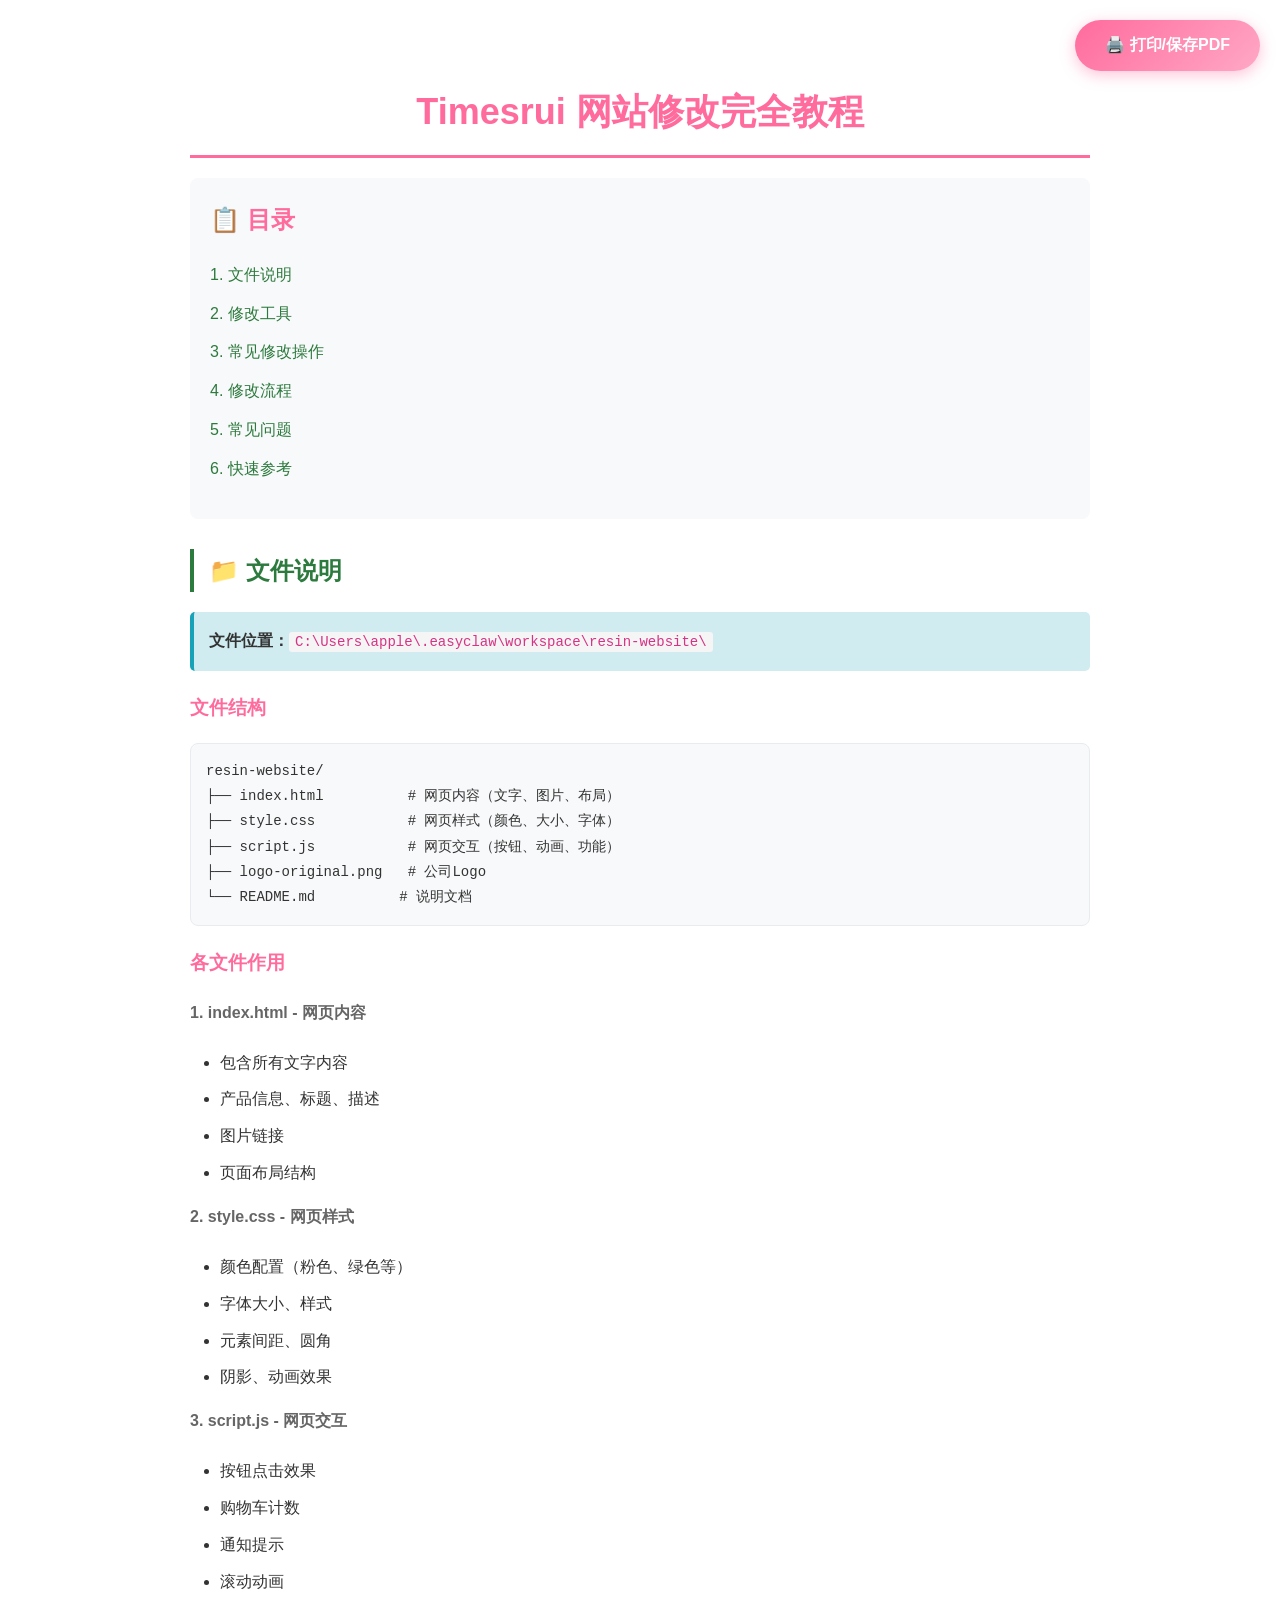
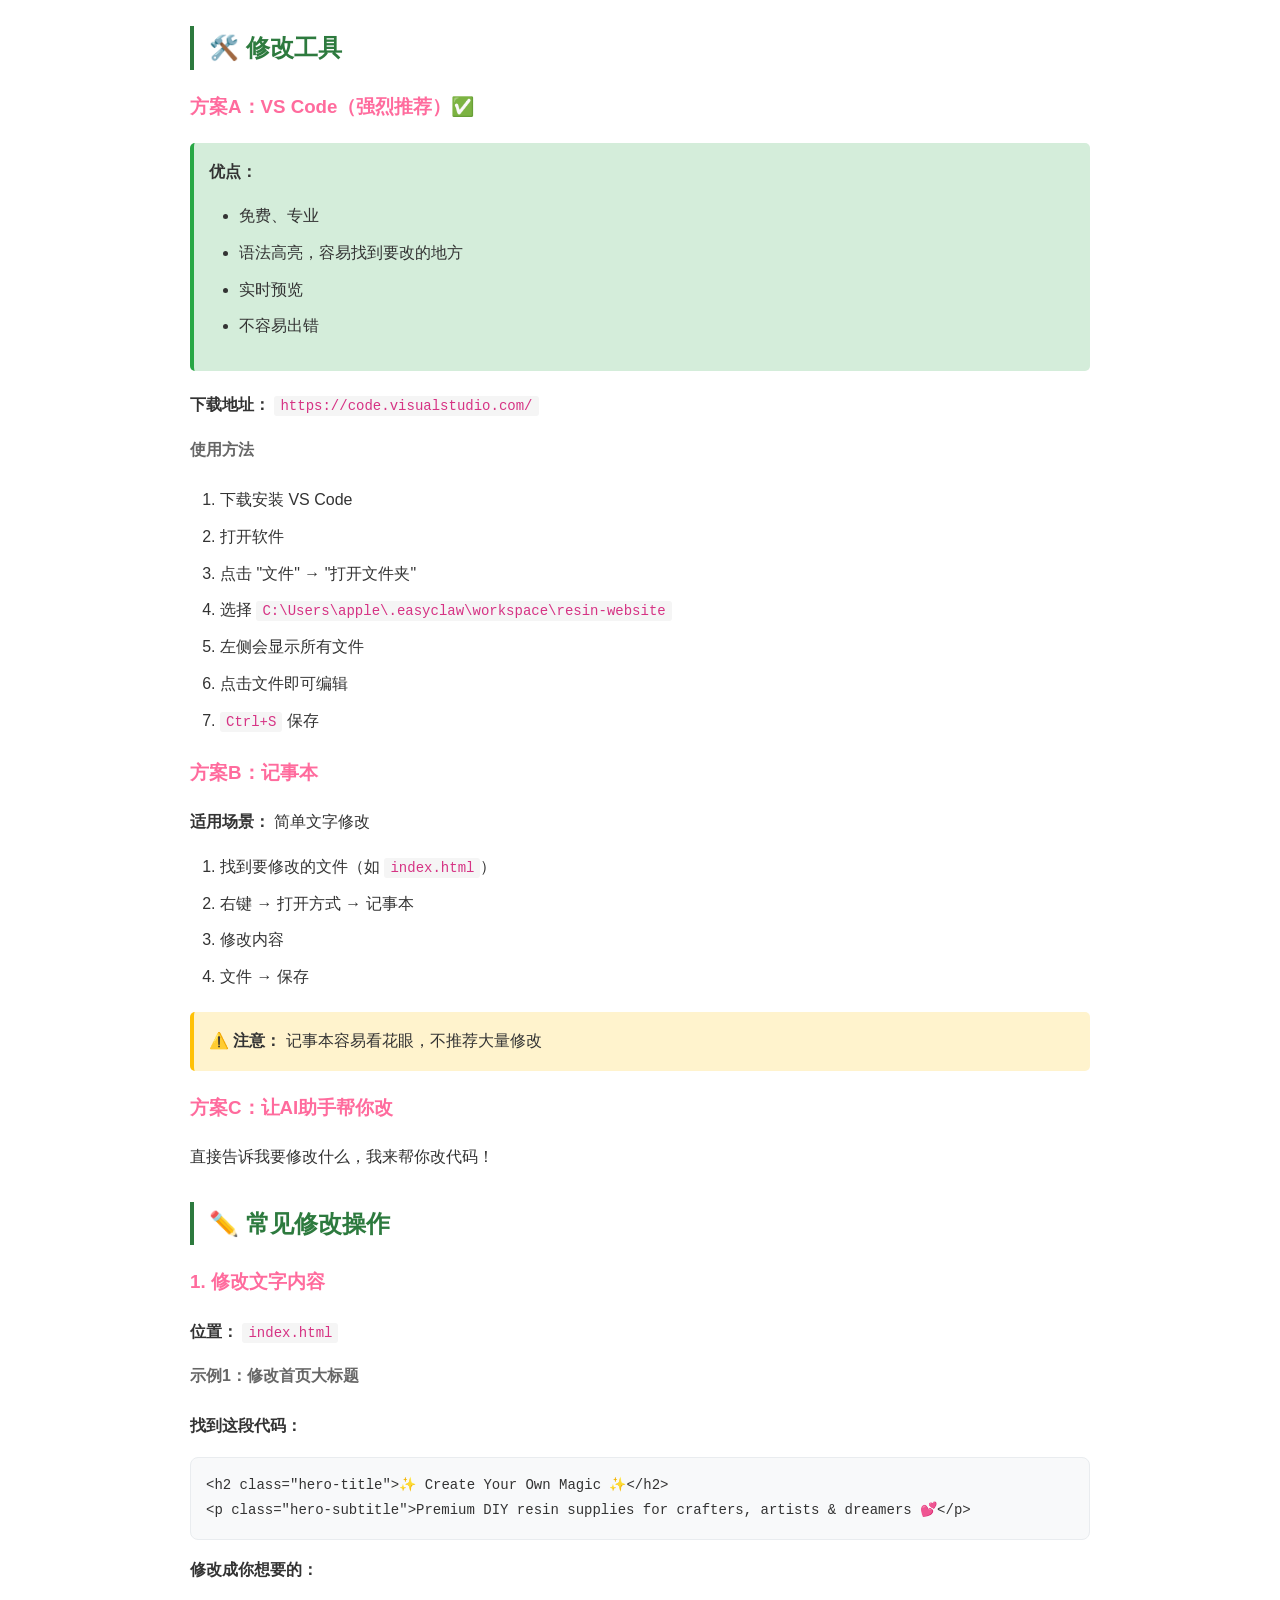
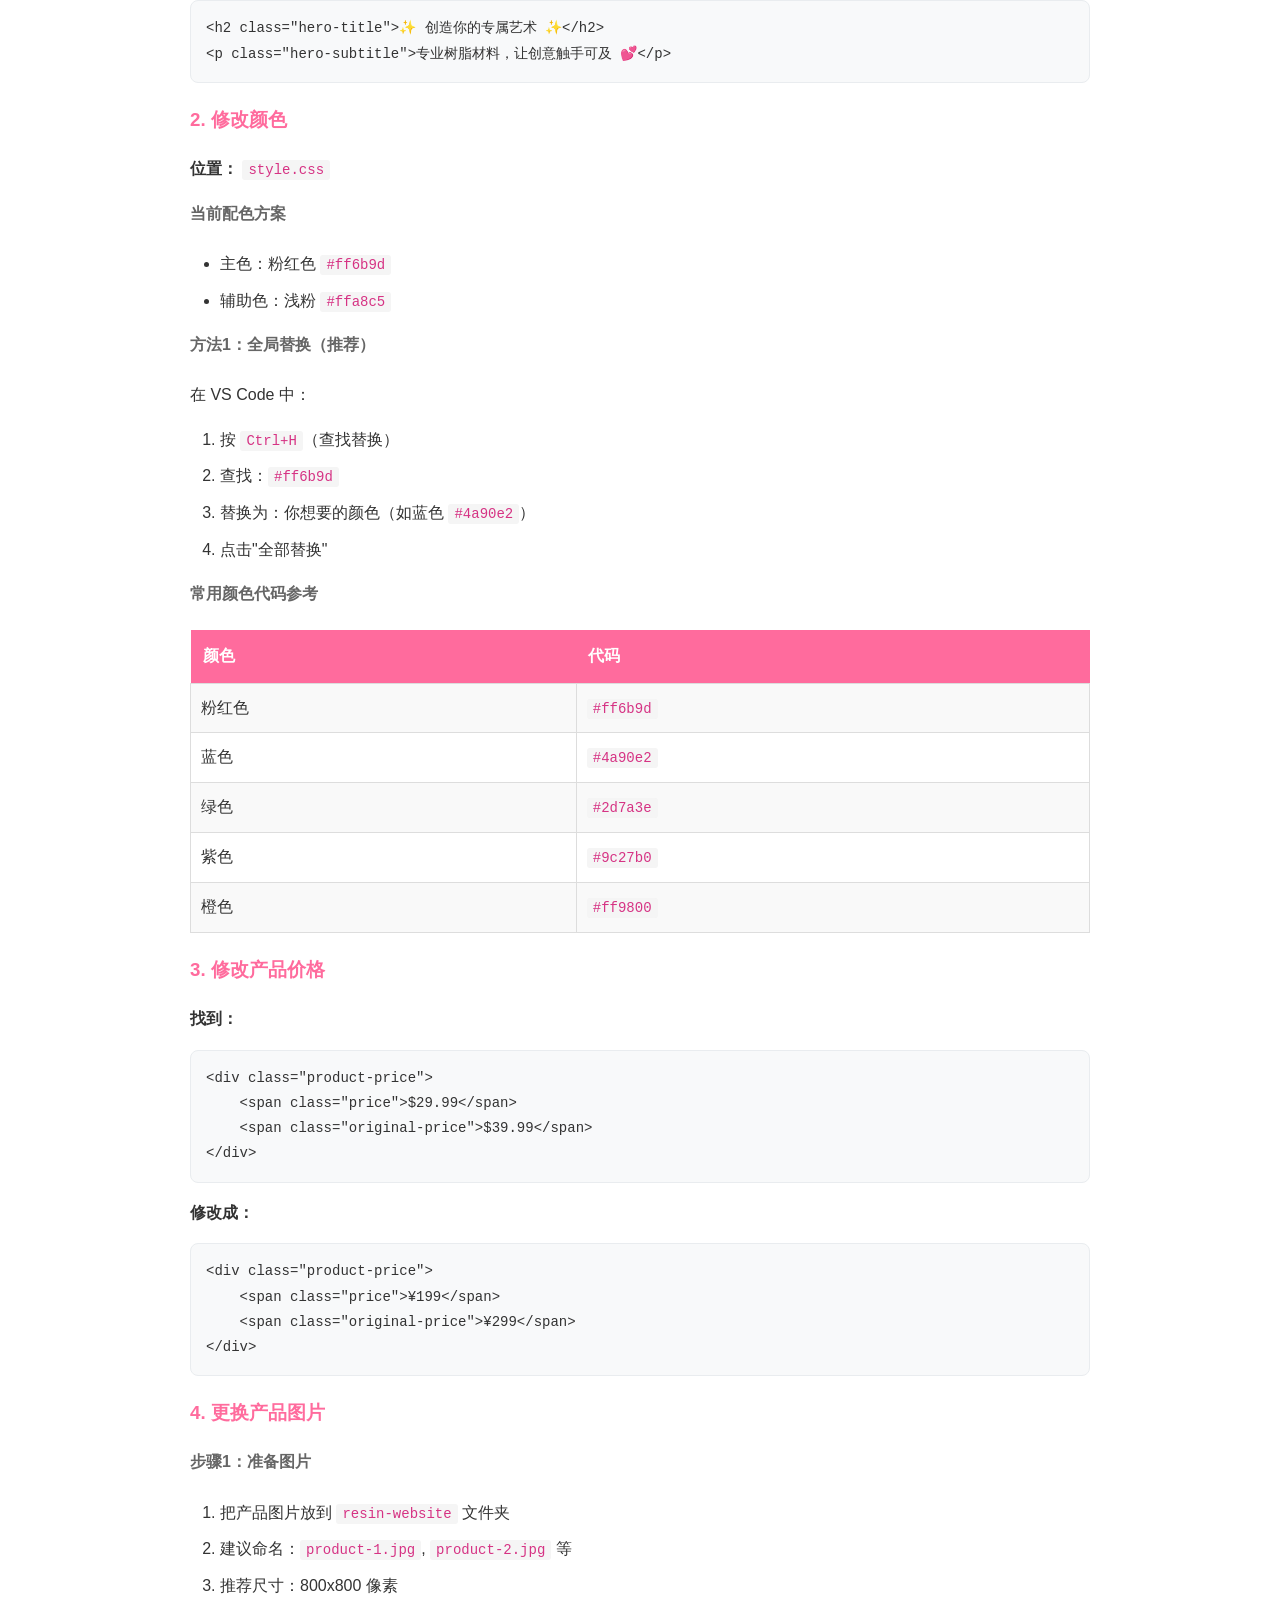
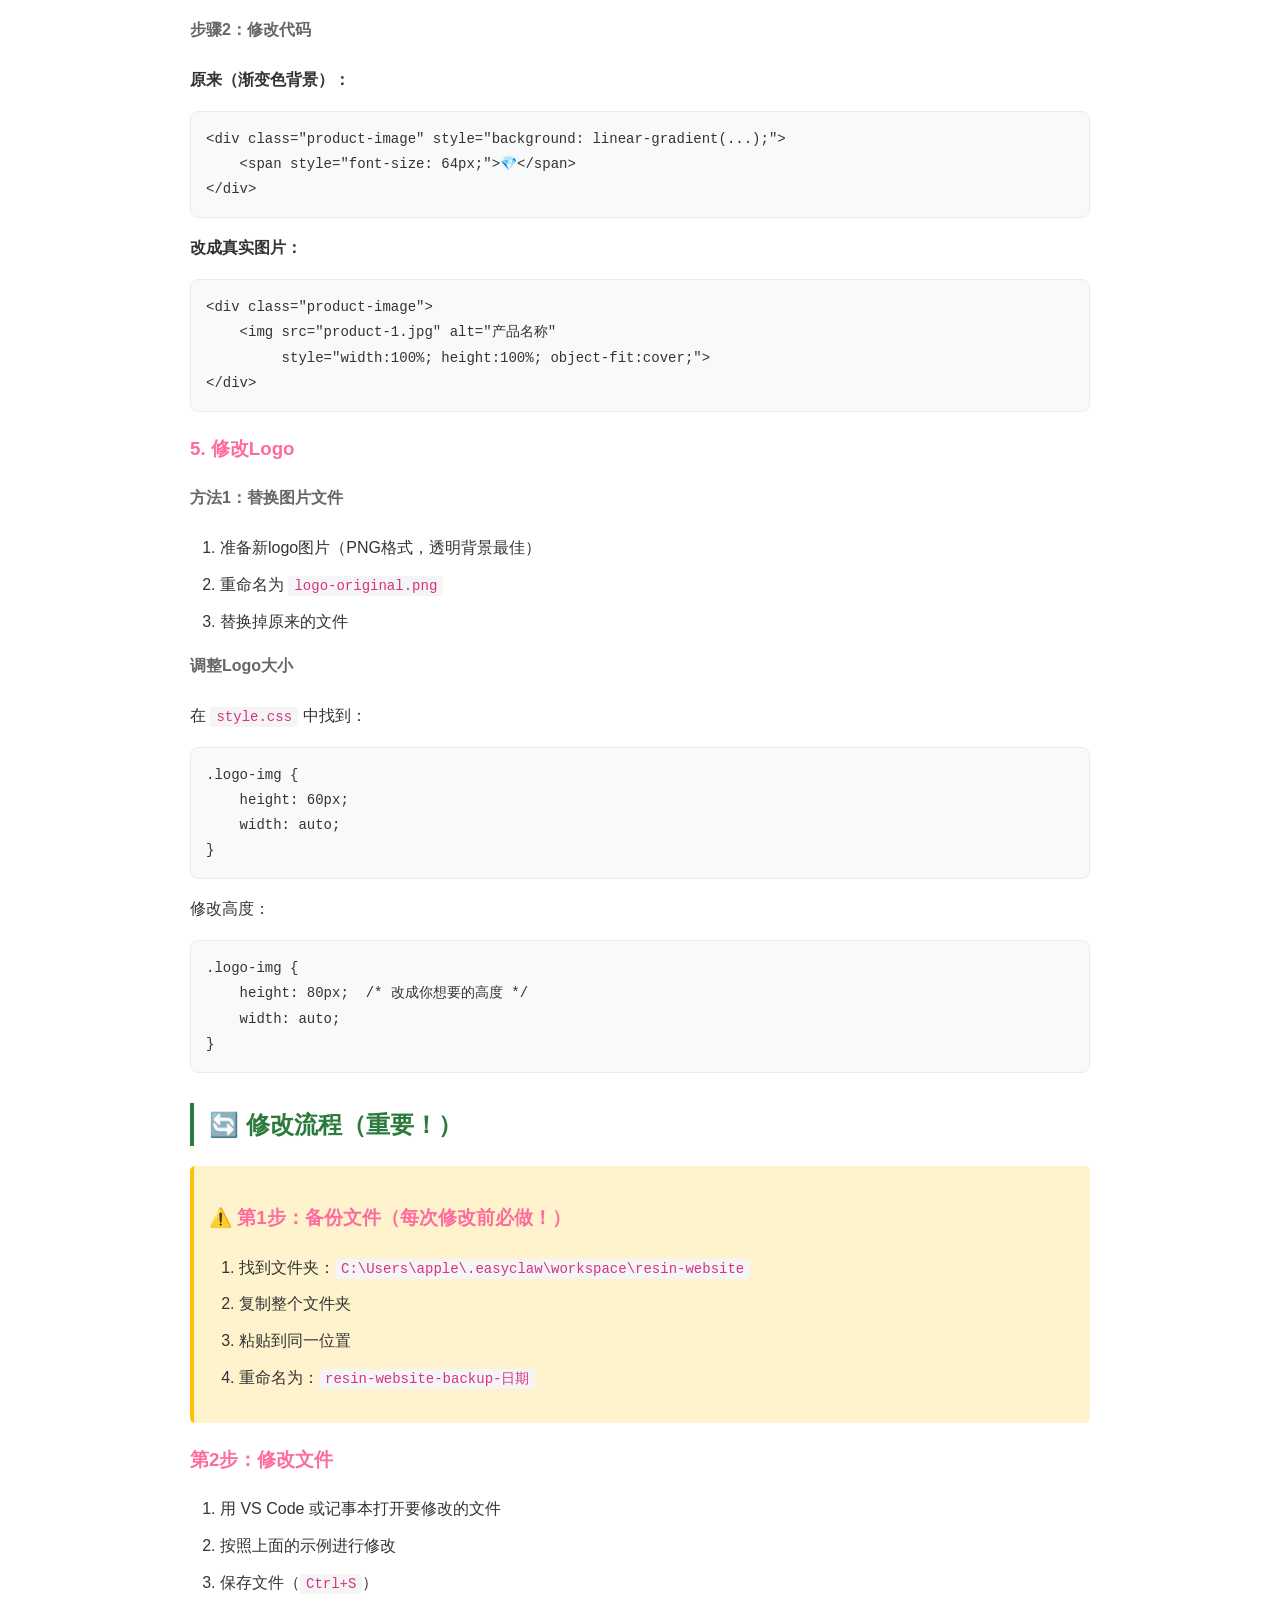
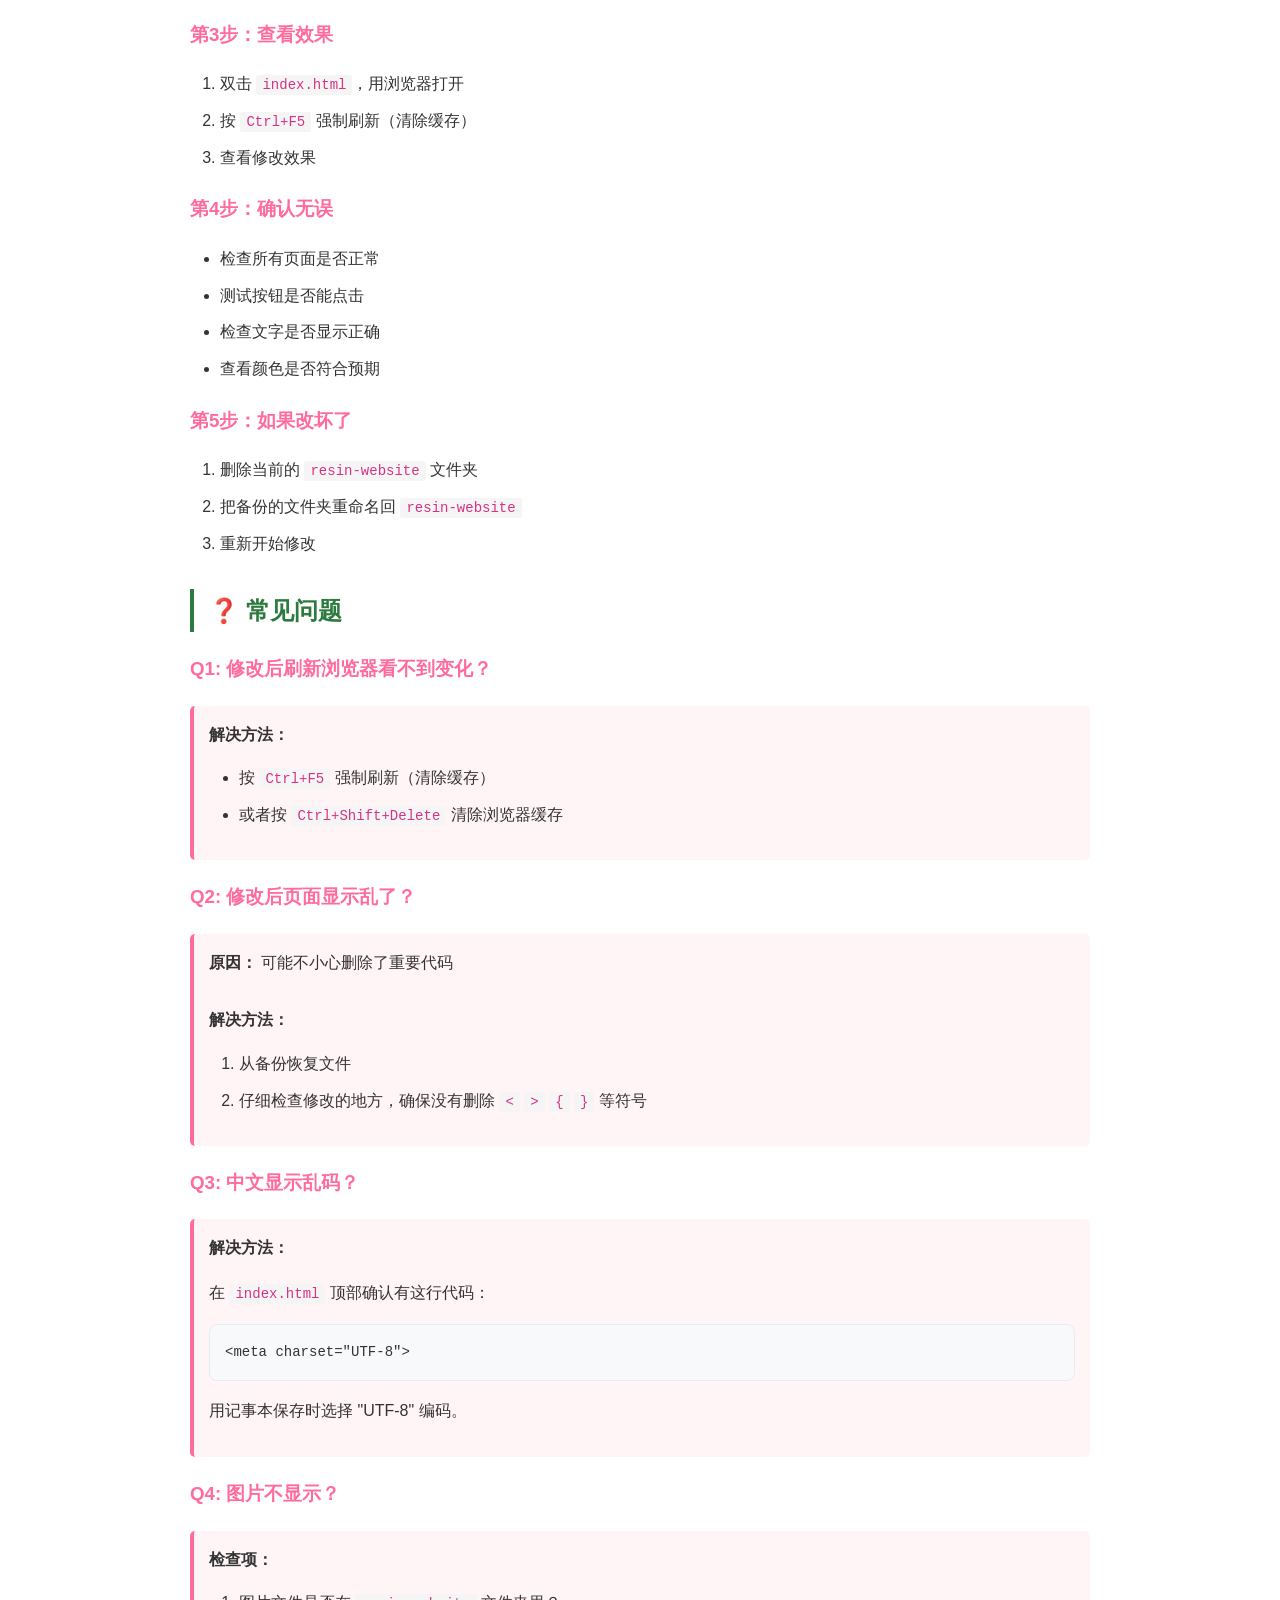
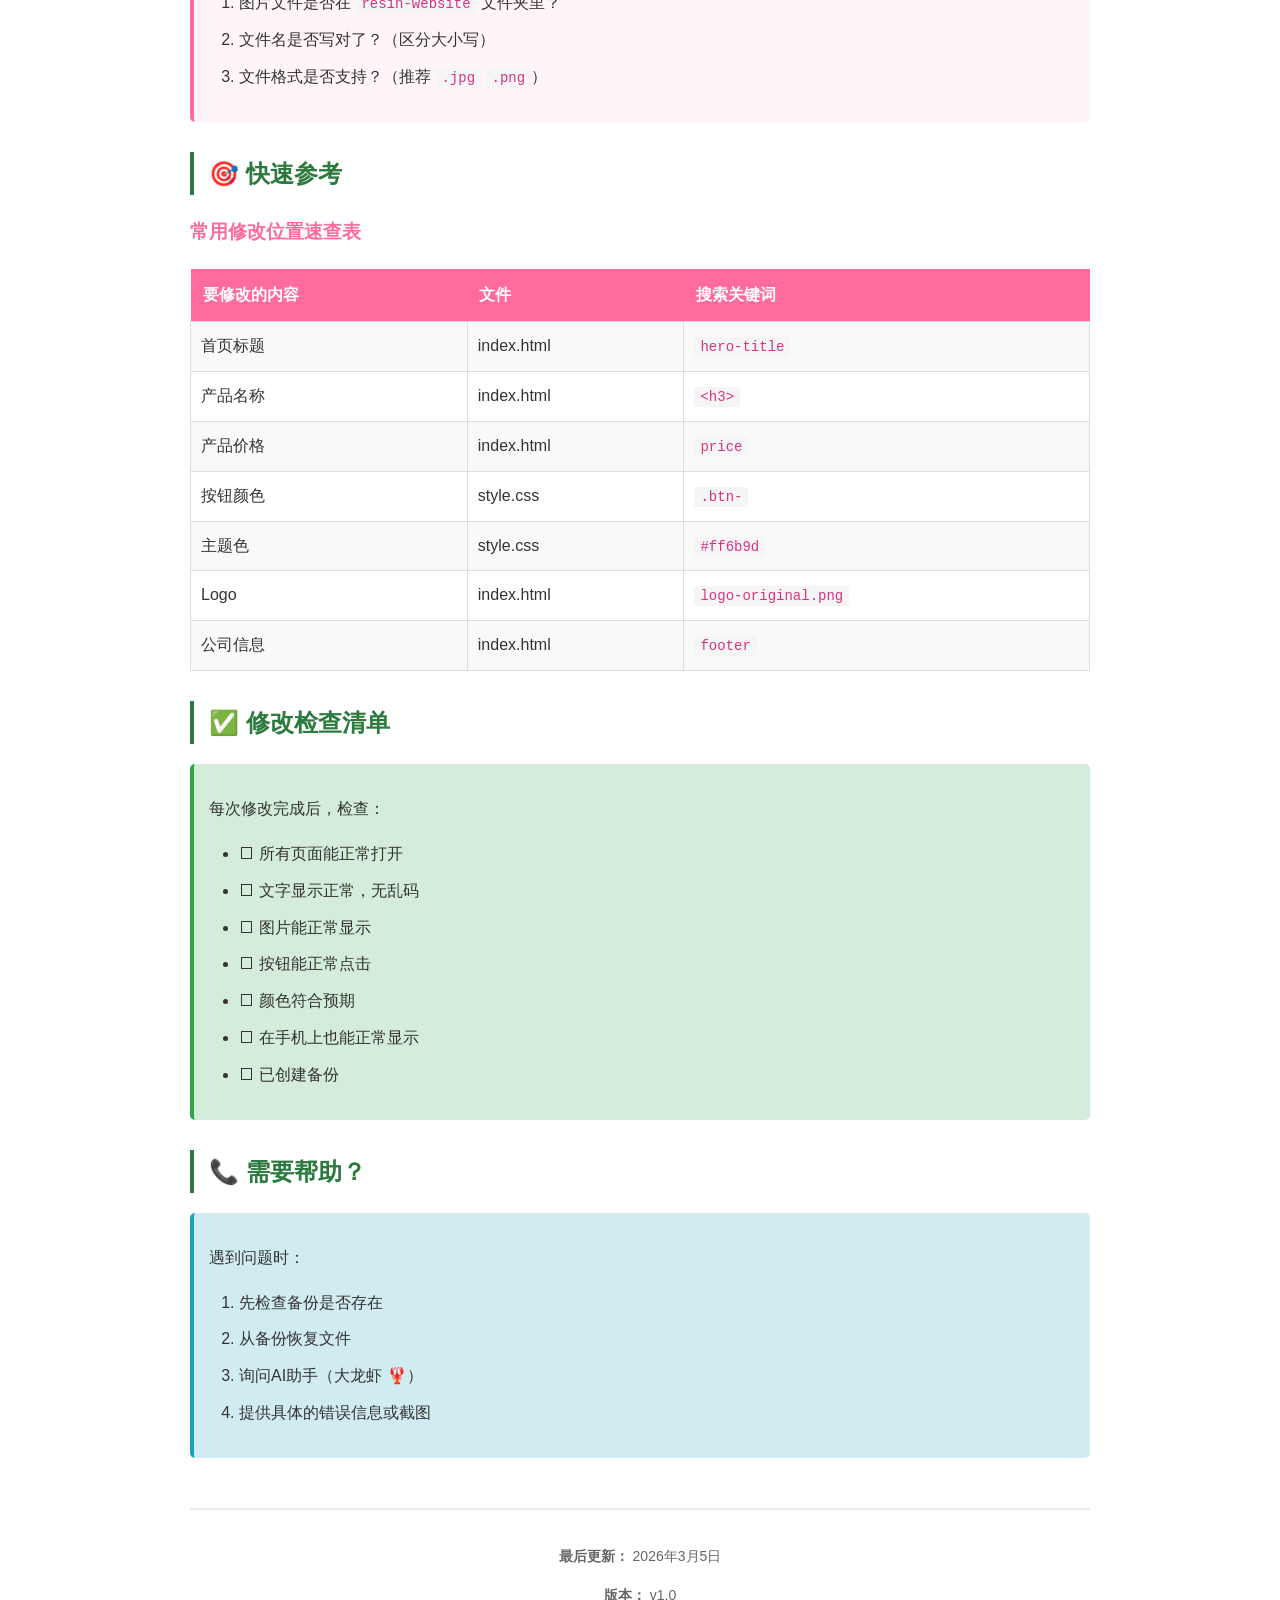
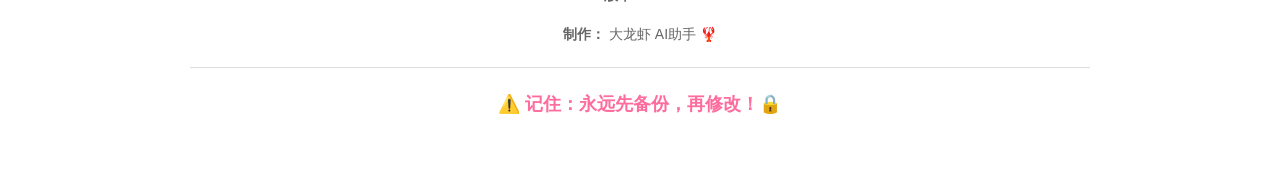
<file: 网站修改教程.html>
<!DOCTYPE html>
<html lang="zh-CN">
<head>
    <meta charset="UTF-8">
    <meta name="viewport" content="width=device-width, initial-scale=1.0">
    <title>Timesrui 网站修改完全教程</title>
    <style>
        @page {
            margin: 2cm;
        }
        
        body {
            font-family: 'Microsoft YaHei', '微软雅黑', sans-serif;
            line-height: 1.8;
            color: #333;
            max-width: 900px;
            margin: 0 auto;
            padding: 40px 20px;
            background: white;
        }
        
        h1 {
            color: #ff6b9d;
            border-bottom: 3px solid #ff6b9d;
            padding-bottom: 10px;
            margin-top: 40px;
            page-break-before: always;
        }
        
        h1:first-of-type {
            page-break-before: avoid;
            font-size: 36px;
            text-align: center;
            margin-bottom: 20px;
        }
        
        h2 {
            color: #2d7a3e;
            margin-top: 30px;
            border-left: 4px solid #2d7a3e;
            padding-left: 15px;
        }
        
        h3 {
            color: #ff6b9d;
            margin-top: 20px;
        }
        
        h4 {
            color: #666;
            margin-top: 15px;
        }
        
        code {
            background: #f5f5f5;
            padding: 2px 6px;
            border-radius: 3px;
            font-family: 'Consolas', 'Courier New', monospace;
            color: #d63384;
            font-size: 14px;
        }
        
        pre {
            background: #f8f9fa;
            border: 1px solid #e9ecef;
            border-radius: 8px;
            padding: 15px;
            overflow-x: auto;
            page-break-inside: avoid;
        }
        
        pre code {
            background: none;
            padding: 0;
            color: #333;
        }
        
        table {
            width: 100%;
            border-collapse: collapse;
            margin: 20px 0;
            page-break-inside: avoid;
        }
        
        table th {
            background: #ff6b9d;
            color: white;
            padding: 12px;
            text-align: left;
        }
        
        table td {
            border: 1px solid #ddd;
            padding: 10px;
        }
        
        table tr:nth-child(even) {
            background: #f9f9f9;
        }
        
        .box {
            background: #fff5f7;
            border-left: 4px solid #ff6b9d;
            padding: 15px;
            margin: 20px 0;
            border-radius: 5px;
            page-break-inside: avoid;
        }
        
        .warning {
            background: #fff3cd;
            border-left: 4px solid #ffc107;
        }
        
        .success {
            background: #d4edda;
            border-left: 4px solid #28a745;
        }
        
        .info {
            background: #d1ecf1;
            border-left: 4px solid #17a2b8;
        }
        
        ul, ol {
            margin: 15px 0;
            padding-left: 30px;
        }
        
        li {
            margin: 8px 0;
        }
        
        .toc {
            background: #f8f9fa;
            padding: 20px;
            border-radius: 8px;
            margin-bottom: 30px;
        }
        
        .toc h2 {
            margin-top: 0;
            color: #ff6b9d;
            border: none;
            padding: 0;
        }
        
        .toc ul {
            list-style: none;
            padding-left: 0;
        }
        
        .toc li {
            margin: 10px 0;
        }
        
        .toc a {
            color: #2d7a3e;
            text-decoration: none;
        }
        
        .toc a:hover {
            color: #ff6b9d;
            text-decoration: underline;
        }
        
        .footer {
            margin-top: 50px;
            padding-top: 20px;
            border-top: 2px solid #e9ecef;
            text-align: center;
            color: #666;
            font-size: 14px;
        }
        
        @media print {
            body {
                padding: 0;
            }
            
            .no-print {
                display: none;
            }
            
            h1, h2, h3 {
                page-break-after: avoid;
            }
        }
        
        .print-button {
            position: fixed;
            top: 20px;
            right: 20px;
            background: linear-gradient(135deg, #ff6b9d 0%, #ffa8c5 100%);
            color: white;
            border: none;
            padding: 15px 30px;
            border-radius: 30px;
            font-size: 16px;
            font-weight: bold;
            cursor: pointer;
            box-shadow: 0 4px 15px rgba(255, 107, 157, 0.4);
            z-index: 1000;
        }
        
        .print-button:hover {
            transform: translateY(-2px);
            box-shadow: 0 6px 20px rgba(255, 107, 157, 0.5);
        }
    </style>
</head>
<body>
    <button class="print-button no-print" onclick="window.print()">🖨️ 打印/保存PDF</button>

    <h1>Timesrui 网站修改完全教程</h1>
    
    <div class="toc">
        <h2>📋 目录</h2>
        <ul>
            <li><a href="#files">1. 文件说明</a></li>
            <li><a href="#tools">2. 修改工具</a></li>
            <li><a href="#operations">3. 常见修改操作</a></li>
            <li><a href="#workflow">4. 修改流程</a></li>
            <li><a href="#faq">5. 常见问题</a></li>
            <li><a href="#reference">6. 快速参考</a></li>
        </ul>
    </div>

    <h2 id="files">📁 文件说明</h2>
    
    <div class="box info">
        <strong>文件位置：</strong><code>C:\Users\apple\.easyclaw\workspace\resin-website\</code>
    </div>

    <h3>文件结构</h3>
    <pre><code>resin-website/
├── index.html          # 网页内容（文字、图片、布局）
├── style.css           # 网页样式（颜色、大小、字体）
├── script.js           # 网页交互（按钮、动画、功能）
├── logo-original.png   # 公司Logo
└── README.md          # 说明文档</code></pre>

    <h3>各文件作用</h3>
    
    <h4>1. index.html - 网页内容</h4>
    <ul>
        <li>包含所有文字内容</li>
        <li>产品信息、标题、描述</li>
        <li>图片链接</li>
        <li>页面布局结构</li>
    </ul>

    <h4>2. style.css - 网页样式</h4>
    <ul>
        <li>颜色配置（粉色、绿色等）</li>
        <li>字体大小、样式</li>
        <li>元素间距、圆角</li>
        <li>阴影、动画效果</li>
    </ul>

    <h4>3. script.js - 网页交互</h4>
    <ul>
        <li>按钮点击效果</li>
        <li>购物车计数</li>
        <li>通知提示</li>
        <li>滚动动画</li>
    </ul>

    <h2 id="tools">🛠️ 修改工具</h2>

    <h3>方案A：VS Code（强烈推荐）✅</h3>
    
    <div class="box success">
        <strong>优点：</strong>
        <ul>
            <li>免费、专业</li>
            <li>语法高亮，容易找到要改的地方</li>
            <li>实时预览</li>
            <li>不容易出错</li>
        </ul>
    </div>

    <p><strong>下载地址：</strong> <code>https://code.visualstudio.com/</code></p>

    <h4>使用方法</h4>
    <ol>
        <li>下载安装 VS Code</li>
        <li>打开软件</li>
        <li>点击 "文件" → "打开文件夹"</li>
        <li>选择 <code>C:\Users\apple\.easyclaw\workspace\resin-website</code></li>
        <li>左侧会显示所有文件</li>
        <li>点击文件即可编辑</li>
        <li><code>Ctrl+S</code> 保存</li>
    </ol>

    <h3>方案B：记事本</h3>
    <p><strong>适用场景：</strong> 简单文字修改</p>
    
    <ol>
        <li>找到要修改的文件（如 <code>index.html</code>）</li>
        <li>右键 → 打开方式 → 记事本</li>
        <li>修改内容</li>
        <li>文件 → 保存</li>
    </ol>

    <div class="box warning">
        ⚠️ <strong>注意：</strong> 记事本容易看花眼，不推荐大量修改
    </div>

    <h3>方案C：让AI助手帮你改</h3>
    <p>直接告诉我要修改什么，我来帮你改代码！</p>

    <h2 id="operations">✏️ 常见修改操作</h2>

    <h3>1. 修改文字内容</h3>
    <p><strong>位置：</strong> <code>index.html</code></p>

    <h4>示例1：修改首页大标题</h4>
    <p><strong>找到这段代码：</strong></p>
    <pre><code>&lt;h2 class="hero-title"&gt;✨ Create Your Own Magic ✨&lt;/h2&gt;
&lt;p class="hero-subtitle"&gt;Premium DIY resin supplies for crafters, artists & dreamers 💕&lt;/p&gt;</code></pre>

    <p><strong>修改成你想要的：</strong></p>
    <pre><code>&lt;h2 class="hero-title"&gt;✨ 创造你的专属艺术 ✨&lt;/h2&gt;
&lt;p class="hero-subtitle"&gt;专业树脂材料，让创意触手可及 💕&lt;/p&gt;</code></pre>

    <h3>2. 修改颜色</h3>
    <p><strong>位置：</strong> <code>style.css</code></p>

    <h4>当前配色方案</h4>
    <ul>
        <li>主色：粉红色 <code>#ff6b9d</code></li>
        <li>辅助色：浅粉 <code>#ffa8c5</code></li>
    </ul>

    <h4>方法1：全局替换（推荐）</h4>
    <p>在 VS Code 中：</p>
    <ol>
        <li>按 <code>Ctrl+H</code>（查找替换）</li>
        <li>查找：<code>#ff6b9d</code></li>
        <li>替换为：你想要的颜色（如蓝色 <code>#4a90e2</code>）</li>
        <li>点击"全部替换"</li>
    </ol>

    <h4>常用颜色代码参考</h4>
    <table>
        <tr>
            <th>颜色</th>
            <th>代码</th>
        </tr>
        <tr>
            <td>粉红色</td>
            <td><code>#ff6b9d</code></td>
        </tr>
        <tr>
            <td>蓝色</td>
            <td><code>#4a90e2</code></td>
        </tr>
        <tr>
            <td>绿色</td>
            <td><code>#2d7a3e</code></td>
        </tr>
        <tr>
            <td>紫色</td>
            <td><code>#9c27b0</code></td>
        </tr>
        <tr>
            <td>橙色</td>
            <td><code>#ff9800</code></td>
        </tr>
    </table>

    <h3>3. 修改产品价格</h3>
    <p><strong>找到：</strong></p>
    <pre><code>&lt;div class="product-price"&gt;
    &lt;span class="price"&gt;$29.99&lt;/span&gt;
    &lt;span class="original-price"&gt;$39.99&lt;/span&gt;
&lt;/div&gt;</code></pre>

    <p><strong>修改成：</strong></p>
    <pre><code>&lt;div class="product-price"&gt;
    &lt;span class="price"&gt;¥199&lt;/span&gt;
    &lt;span class="original-price"&gt;¥299&lt;/span&gt;
&lt;/div&gt;</code></pre>

    <h3>4. 更换产品图片</h3>
    
    <h4>步骤1：准备图片</h4>
    <ol>
        <li>把产品图片放到 <code>resin-website</code> 文件夹</li>
        <li>建议命名：<code>product-1.jpg</code>, <code>product-2.jpg</code> 等</li>
        <li>推荐尺寸：800x800 像素</li>
    </ol>

    <h4>步骤2：修改代码</h4>
    <p><strong>原来（渐变色背景）：</strong></p>
    <pre><code>&lt;div class="product-image" style="background: linear-gradient(...);"&gt;
    &lt;span style="font-size: 64px;"&gt;💎&lt;/span&gt;
&lt;/div&gt;</code></pre>

    <p><strong>改成真实图片：</strong></p>
    <pre><code>&lt;div class="product-image"&gt;
    &lt;img src="product-1.jpg" alt="产品名称" 
         style="width:100%; height:100%; object-fit:cover;"&gt;
&lt;/div&gt;</code></pre>

    <h3>5. 修改Logo</h3>
    
    <h4>方法1：替换图片文件</h4>
    <ol>
        <li>准备新logo图片（PNG格式，透明背景最佳）</li>
        <li>重命名为 <code>logo-original.png</code></li>
        <li>替换掉原来的文件</li>
    </ol>

    <h4>调整Logo大小</h4>
    <p>在 <code>style.css</code> 中找到：</p>
    <pre><code>.logo-img {
    height: 60px;
    width: auto;
}</code></pre>

    <p>修改高度：</p>
    <pre><code>.logo-img {
    height: 80px;  /* 改成你想要的高度 */
    width: auto;
}</code></pre>

    <h2 id="workflow">🔄 修改流程（重要！）</h2>

    <div class="box warning">
        <h3>⚠️ 第1步：备份文件（每次修改前必做！）</h3>
        <ol>
            <li>找到文件夹：<code>C:\Users\apple\.easyclaw\workspace\resin-website</code></li>
            <li>复制整个文件夹</li>
            <li>粘贴到同一位置</li>
            <li>重命名为：<code>resin-website-backup-日期</code></li>
        </ol>
    </div>

    <h3>第2步：修改文件</h3>
    <ol>
        <li>用 VS Code 或记事本打开要修改的文件</li>
        <li>按照上面的示例进行修改</li>
        <li>保存文件（<code>Ctrl+S</code>）</li>
    </ol>

    <h3>第3步：查看效果</h3>
    <ol>
        <li>双击 <code>index.html</code>，用浏览器打开</li>
        <li>按 <code>Ctrl+F5</code> 强制刷新（清除缓存）</li>
        <li>查看修改效果</li>
    </ol>

    <h3>第4步：确认无误</h3>
    <ul>
        <li>检查所有页面是否正常</li>
        <li>测试按钮是否能点击</li>
        <li>检查文字是否显示正确</li>
        <li>查看颜色是否符合预期</li>
    </ul>

    <h3>第5步：如果改坏了</h3>
    <ol>
        <li>删除当前的 <code>resin-website</code> 文件夹</li>
        <li>把备份的文件夹重命名回 <code>resin-website</code></li>
        <li>重新开始修改</li>
    </ol>

    <h2 id="faq">❓ 常见问题</h2>

    <h3>Q1: 修改后刷新浏览器看不到变化？</h3>
    <div class="box">
        <strong>解决方法：</strong>
        <ul>
            <li>按 <code>Ctrl+F5</code> 强制刷新（清除缓存）</li>
            <li>或者按 <code>Ctrl+Shift+Delete</code> 清除浏览器缓存</li>
        </ul>
    </div>

    <h3>Q2: 修改后页面显示乱了？</h3>
    <div class="box">
        <strong>原因：</strong> 可能不小心删除了重要代码
        <br><br>
        <strong>解决方法：</strong>
        <ol>
            <li>从备份恢复文件</li>
            <li>仔细检查修改的地方，确保没有删除 <code>&lt;</code> <code>&gt;</code> <code>{</code> <code>}</code> 等符号</li>
        </ol>
    </div>

    <h3>Q3: 中文显示乱码？</h3>
    <div class="box">
        <strong>解决方法：</strong>
        <p>在 <code>index.html</code> 顶部确认有这行代码：</p>
        <pre><code>&lt;meta charset="UTF-8"&gt;</code></pre>
        <p>用记事本保存时选择 "UTF-8" 编码。</p>
    </div>

    <h3>Q4: 图片不显示？</h3>
    <div class="box">
        <strong>检查项：</strong>
        <ol>
            <li>图片文件是否在 <code>resin-website</code> 文件夹里？</li>
            <li>文件名是否写对了？（区分大小写）</li>
            <li>文件格式是否支持？（推荐 <code>.jpg</code> <code>.png</code>）</li>
        </ol>
    </div>

    <h2 id="reference">🎯 快速参考</h2>

    <h3>常用修改位置速查表</h3>
    <table>
        <tr>
            <th>要修改的内容</th>
            <th>文件</th>
            <th>搜索关键词</th>
        </tr>
        <tr>
            <td>首页标题</td>
            <td>index.html</td>
            <td><code>hero-title</code></td>
        </tr>
        <tr>
            <td>产品名称</td>
            <td>index.html</td>
            <td><code>&lt;h3&gt;</code></td>
        </tr>
        <tr>
            <td>产品价格</td>
            <td>index.html</td>
            <td><code>price</code></td>
        </tr>
        <tr>
            <td>按钮颜色</td>
            <td>style.css</td>
            <td><code>.btn-</code></td>
        </tr>
        <tr>
            <td>主题色</td>
            <td>style.css</td>
            <td><code>#ff6b9d</code></td>
        </tr>
        <tr>
            <td>Logo</td>
            <td>index.html</td>
            <td><code>logo-original.png</code></td>
        </tr>
        <tr>
            <td>公司信息</td>
            <td>index.html</td>
            <td><code>footer</code></td>
        </tr>
    </table>

    <h2>✅ 修改检查清单</h2>
    
    <div class="box success">
        <p>每次修改完成后，检查：</p>
        <ul>
            <li>☐ 所有页面能正常打开</li>
            <li>☐ 文字显示正常，无乱码</li>
            <li>☐ 图片能正常显示</li>
            <li>☐ 按钮能正常点击</li>
            <li>☐ 颜色符合预期</li>
            <li>☐ 在手机上也能正常显示</li>
            <li>☐ 已创建备份</li>
        </ul>
    </div>

    <h2>📞 需要帮助？</h2>
    
    <div class="box info">
        <p>遇到问题时：</p>
        <ol>
            <li>先检查备份是否存在</li>
            <li>从备份恢复文件</li>
            <li>询问AI助手（大龙虾 🦞）</li>
            <li>提供具体的错误信息或截图</li>
        </ol>
    </div>

    <div class="footer">
        <p><strong>最后更新：</strong> 2026年3月5日</p>
        <p><strong>版本：</strong> v1.0</p>
        <p><strong>制作：</strong> 大龙虾 AI助手 🦞</p>
        <hr style="margin: 20px 0; border: none; border-top: 1px solid #ddd;">
        <p style="font-size: 18px; font-weight: bold; color: #ff6b9d;">⚠️ 记住：永远先备份，再修改！🔒</p>
    </div>

</body>
</html>
</file>
<file: style.css>
/* Reset and Base Styles */
* {
    margin: 0;
    padding: 0;
    box-sizing: border-box;
}

body {
    font-family: 'Poppins', sans-serif;
    color: #333;
    line-height: 1.6;
    overflow-x: hidden;
}

.container {
    max-width: 1200px;
    margin: 0 auto;
    padding: 0 20px;
}

/* Announcement Bar */
.announcement-bar {
    background: linear-gradient(135deg, #ff6b9d 0%, #c06c84 100%);
    color: white;
    text-align: center;
    padding: 12px 20px;
    font-size: 14px;
    font-weight: 500;
}

/* Navigation */
.navbar {
    background: white;
    box-shadow: 0 2px 10px rgba(0,0,0,0.1);
    position: sticky;
    top: 0;
    z-index: 1000;
    padding: 15px 0;
}

.navbar .container {
    display: flex;
    justify-content: space-between;
    align-items: center;
}

.nav-logo {
    display: flex;
    align-items: center;
    gap: 15px;
}

.logo-img {
    height: 72px;
    width: auto;
    display: block;
}

.logo-text h1 {
    font-size: 24px;
    font-weight: 700;
    background: linear-gradient(135deg, #ff6b9d 0%, #c06c84 100%);
    -webkit-background-clip: text;
    -webkit-text-fill-color: transparent;
    background-clip: text;
    margin: 0;
    line-height: 1.2;
}

.logo-text .tagline {
    font-size: 10px;
    color: #666;
    margin: 0;
}

.nav-menu {
    display: flex;
    list-style: none;
    gap: 30px;
}

.nav-menu a {
    text-decoration: none;
    color: #333;
    font-weight: 500;
    transition: color 0.3s;
}

.nav-menu a:hover {
    color: #ff6b9d;
}

.nav-menu a[href*="editor.html"] {
    padding: 8px 14px;
    border-radius: 999px;
    background: linear-gradient(135deg, #ff6b9d 0%, #c06c84 100%);
    color: white;
}

.nav-menu a[href*="editor.html"]:hover {
    color: white;
    transform: translateY(-1px);
}

.nav-icons {
    display: flex;
    gap: 20px;
    font-size: 20px;
}

.nav-icons .icon {
    cursor: pointer;
    position: relative;
    transition: transform 0.3s;
}

.nav-icons .icon:hover {
    transform: scale(1.1);
}

.cart-count {
    position: absolute;
    top: -8px;
    right: -8px;
    background: #f5576c;
    color: white;
    font-size: 10px;
    padding: 2px 6px;
    border-radius: 10px;
}

/* Hero Section */
.hero {
    background: linear-gradient(135deg, #ffeaa7 0%, #fab1a0 100%);
    color: #2d3436;
    padding: 120px 20px;
    text-align: center;
    position: relative;
    overflow: hidden;
}

.hero::before {
    content: '';
    position: absolute;
    top: 0;
    left: 0;
    right: 0;
    bottom: 0;
    background: url('data:image/svg+xml,<svg width="100" height="100" xmlns="http://www.w3.org/2000/svg"><circle cx="50" cy="50" r="2" fill="white" opacity="0.1"/></svg>');
    animation: float 20s infinite linear;
}

@keyframes float {
    from { transform: translateY(0); }
    to { transform: translateY(-100px); }
}

.hero-content {
    position: relative;
    z-index: 1;
}

.hero-title {
    font-size: 48px;
    font-weight: 700;
    margin-bottom: 20px;
    animation: fadeInUp 0.8s;
}

.hero-subtitle {
    font-size: 20px;
    margin-bottom: 30px;
    opacity: 0.9;
    animation: fadeInUp 0.8s 0.2s backwards;
}

@keyframes fadeInUp {
    from {
        opacity: 0;
        transform: translateY(30px);
    }
    to {
        opacity: 1;
        transform: translateY(0);
    }
}

/* Buttons */
.btn {
    padding: 14px 32px;
    border: none;
    border-radius: 30px;
    font-weight: 600;
    cursor: pointer;
    transition: all 0.3s;
    font-size: 16px;
}

.btn-primary {
    background: linear-gradient(135deg, #ff6b9d 0%, #c06c84 100%);
    color: white;
    box-shadow: 0 4px 15px rgba(255, 107, 157, 0.4);
}

.btn-primary:hover {
    transform: translateY(-2px);
    box-shadow: 0 6px 20px rgba(0,0,0,0.3);
}

.btn-secondary {
    background: linear-gradient(135deg, #ff6b9d 0%, #ffa8c5 100%);
    color: white;
    border: none;
}

.btn-secondary:hover {
    background: linear-gradient(135deg, #c06c84 0%, #ff6b9d 100%);
    transform: translateY(-2px);
    box-shadow: 0 6px 20px rgba(255, 107, 157, 0.3);
}

/* Trust Badges */
.trust-badges {
    padding: 60px 20px;
    background: linear-gradient(135deg, #fff5f7 0%, #ffe8f0 100%);
}

.trust-badges .container {
    display: grid;
    grid-template-columns: repeat(auto-fit, minmax(250px, 1fr));
    gap: 30px;
}

.badge {
    text-align: center;
    padding: 20px;
}

.badge-icon {
    font-size: 48px;
    margin-bottom: 15px;
}

.badge h3 {
    font-size: 16px;
    font-weight: 600;
    margin-bottom: 10px;
    background: linear-gradient(135deg, #ff6b9d 0%, #c06c84 100%);
    -webkit-background-clip: text;
    -webkit-text-fill-color: transparent;
    background-clip: text;
}

.badge p {
    font-size: 14px;
    color: #666;
}

/* Section Titles */
.section-title {
    text-align: center;
    font-size: 36px;
    font-weight: 700;
    margin-bottom: 15px;
    background: linear-gradient(135deg, #ff6b9d 0%, #c06c84 100%);
    -webkit-background-clip: text;
    -webkit-text-fill-color: transparent;
    background-clip: text;
}

.section-subtitle {
    text-align: center;
    font-size: 16px;
    color: #666;
    margin-bottom: 40px;
}

/* Categories */
.categories {
    padding: 80px 20px;
}

.category-grid {
    display: grid;
    grid-template-columns: repeat(auto-fit, minmax(250px, 1fr));
    gap: 30px;
    margin-top: 40px;
}

.category-card {
    text-align: center;
    cursor: pointer;
    transition: transform 0.3s;
    text-decoration: none;
    color: inherit;
    display: block;
}

.category-card:hover {
    transform: translateY(-10px);
}

.category-image {
    width: 100%;
    height: 200px;
    border-radius: 25px;
    display: flex;
    align-items: center;
    justify-content: center;
    margin-bottom: 15px;
    box-shadow: 0 8px 25px rgba(255, 107, 157, 0.2);
    transition: all 0.3s;
}

.category-card:hover .category-image {
    box-shadow: 0 12px 35px rgba(255, 107, 157, 0.3);
    transform: scale(1.05);
}

.category-emoji {
    font-size: 64px;
}

.category-card h3 {
    font-size: 18px;
    font-weight: 600;
    margin-bottom: 5px;
}

.category-card p {
    font-size: 14px;
    color: #666;
}

/* Products */
.products {
    padding: 80px 20px;
    background: #f8f9fa;
}

.product-grid {
    display: grid;
    grid-template-columns: repeat(auto-fill, minmax(280px, 1fr));
    gap: 30px;
    margin-top: 40px;
}

.product-card {
    background: white;
    border-radius: 25px;
    overflow: hidden;
    box-shadow: 0 8px 25px rgba(255, 107, 157, 0.15);
    transition: transform 0.3s, box-shadow 0.3s;
    position: relative;
}

.product-card:hover {
    transform: translateY(-10px);
    box-shadow: 0 15px 40px rgba(255, 107, 157, 0.25);
}

.product-badge {
    position: absolute;
    top: 15px;
    right: 15px;
    background: linear-gradient(135deg, #ff6b9d 0%, #ffa8c5 100%);
    color: white;
    padding: 8px 16px;
    border-radius: 25px;
    font-size: 12px;
    font-weight: 600;
    z-index: 1;
    box-shadow: 0 4px 15px rgba(255, 107, 157, 0.4);
}

.product-image {
    width: 100%;
    height: 250px;
    display: flex;
    align-items: center;
    justify-content: center;
    font-size: 48px;
    overflow: hidden;
    background: #f8f8f8;
}

.product-image img {
    width: 100%;
    height: 100%;
    object-fit: cover;
    transition: transform 0.3s ease;
}

.product-card:hover .product-image img {
    transform: scale(1.05);
}

.product-card h3 {
    padding: 20px 20px 10px;
    font-size: 18px;
    font-weight: 600;
}

.product-desc {
    padding: 0 20px;
    font-size: 14px;
    color: #666;
    margin-bottom: 15px;
}

.product-price {
    padding: 0 20px 20px;
    display: flex;
    align-items: center;
    gap: 10px;
}

.price {
    font-size: 24px;
    font-weight: 700;
    background: linear-gradient(135deg, #ff6b9d 0%, #c06c84 100%);
    -webkit-background-clip: text;
    -webkit-text-fill-color: transparent;
    background-clip: text;
}

.original-price {
    font-size: 16px;
    color: #999;
    text-decoration: line-through;
}

.product-card .btn {
    width: calc(100% - 40px);
    margin: 0 20px 20px;
}

/* Instagram */
.instagram {
    padding: 80px 20px;
}

.instagram-grid {
    display: grid;
    grid-template-columns: repeat(auto-fit, minmax(200px, 1fr));
    gap: 15px;
    margin-top: 40px;
}

.instagram-card {
    height: 200px;
    border-radius: 25px;
    position: relative;
    overflow: hidden;
    cursor: pointer;
    transition: transform 0.3s, box-shadow 0.3s;
    box-shadow: 0 8px 25px rgba(255, 107, 157, 0.15);
}

.instagram-card:hover {
    transform: scale(1.05);
    box-shadow: 0 12px 35px rgba(255, 107, 157, 0.25);
}

.instagram-overlay {
    position: absolute;
    top: 0;
    left: 0;
    right: 0;
    bottom: 0;
    background: rgba(0,0,0,0.3);
    display: flex;
    align-items: center;
    justify-content: center;
    opacity: 0;
    transition: opacity 0.3s;
}

.instagram-card:hover .instagram-overlay {
    opacity: 1;
}

.instagram-icon {
    color: white;
    font-size: 18px;
    font-weight: 600;
}

/* Newsletter */
.newsletter {
    background: linear-gradient(135deg, #ff6b9d 0%, #ffa8c5 100%);
    color: white;
    padding: 60px 20px;
    text-align: center;
}

.newsletter h2 {
    font-size: 32px;
    margin-bottom: 10px;
}

.newsletter p {
    font-size: 16px;
    margin-bottom: 30px;
    opacity: 0.9;
}

.newsletter-form {
    display: flex;
    max-width: 500px;
    margin: 0 auto;
    gap: 10px;
}

.newsletter-form input {
    flex: 1;
    padding: 14px 20px;
    border: none;
    border-radius: 30px;
    font-size: 16px;
}

.newsletter-form .btn {
    white-space: nowrap;
}

/* Footer */
.footer {
    background: #2d3748;
    color: white;
    padding: 60px 20px 20px;
}

.footer-grid {
    display: grid;
    grid-template-columns: repeat(auto-fit, minmax(200px, 1fr));
    gap: 40px;
    margin-bottom: 40px;
}

.footer-col h3, .footer-col h4 {
    margin-bottom: 20px;
    font-size: 18px;
}

.footer-col p {
    font-size: 14px;
    line-height: 1.8;
    color: #cbd5e0;
}

.footer-col ul {
    list-style: none;
}

.footer-col ul li {
    margin-bottom: 10px;
}

.footer-col ul li a {
    color: #cbd5e0;
    text-decoration: none;
    font-size: 14px;
    transition: color 0.3s;
}

.footer-col ul li a:hover {
    color: white;
}

.social-icons {
    display: flex;
    gap: 15px;
    margin-top: 20px;
    font-size: 24px;
}

.social-icons span {
    cursor: pointer;
    transition: transform 0.3s;
}

.social-icons span:hover {
    transform: scale(1.2);
}

.footer-bottom {
    border-top: 1px solid #4a5568;
    padding-top: 20px;
    text-align: center;
    color: #cbd5e0;
    font-size: 14px;
}

/* Responsive */
@media (max-width: 768px) {
    .nav-menu {
        display: none;
    }
    
    .hero-title {
        font-size: 32px;
    }
    
    .hero-subtitle {
        font-size: 16px;
    }
    
    .section-title {
        font-size: 28px;
    }
    
    .newsletter-form {
        flex-direction: column;
    }
}
</file>
